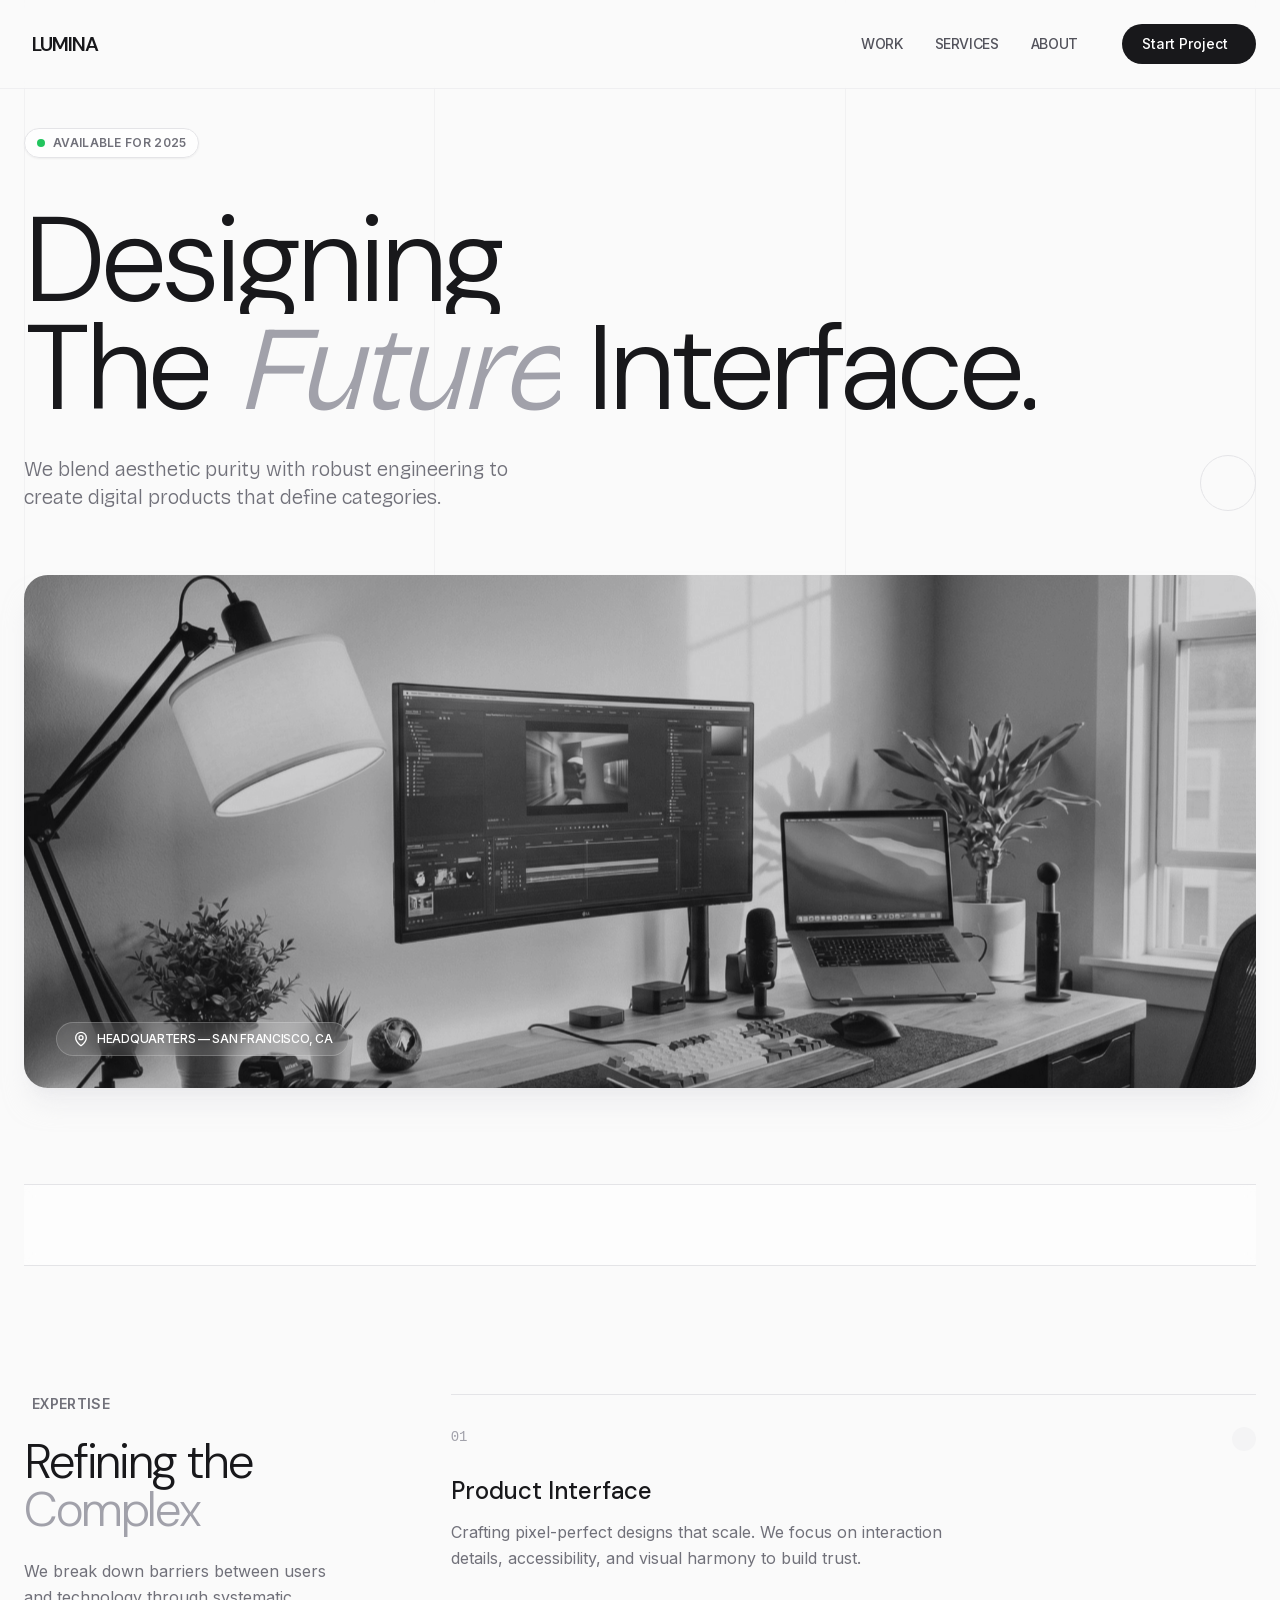
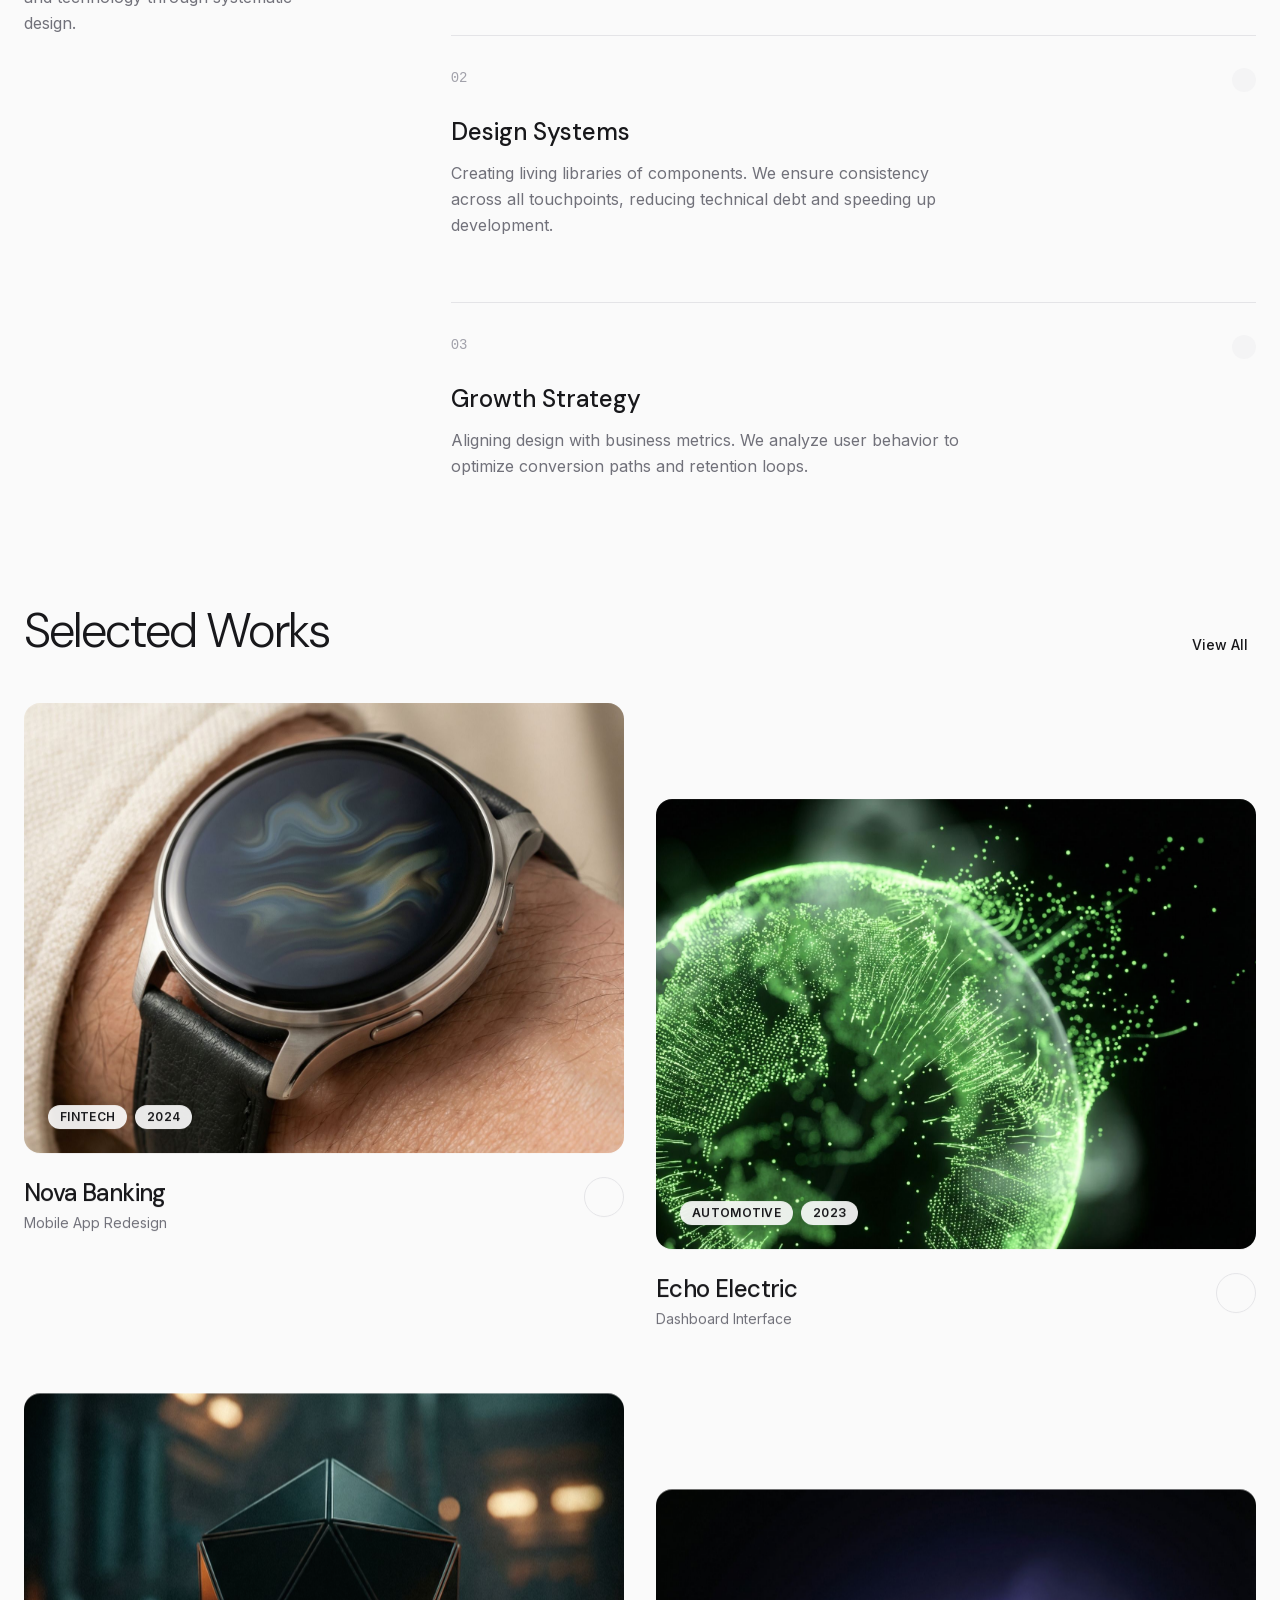
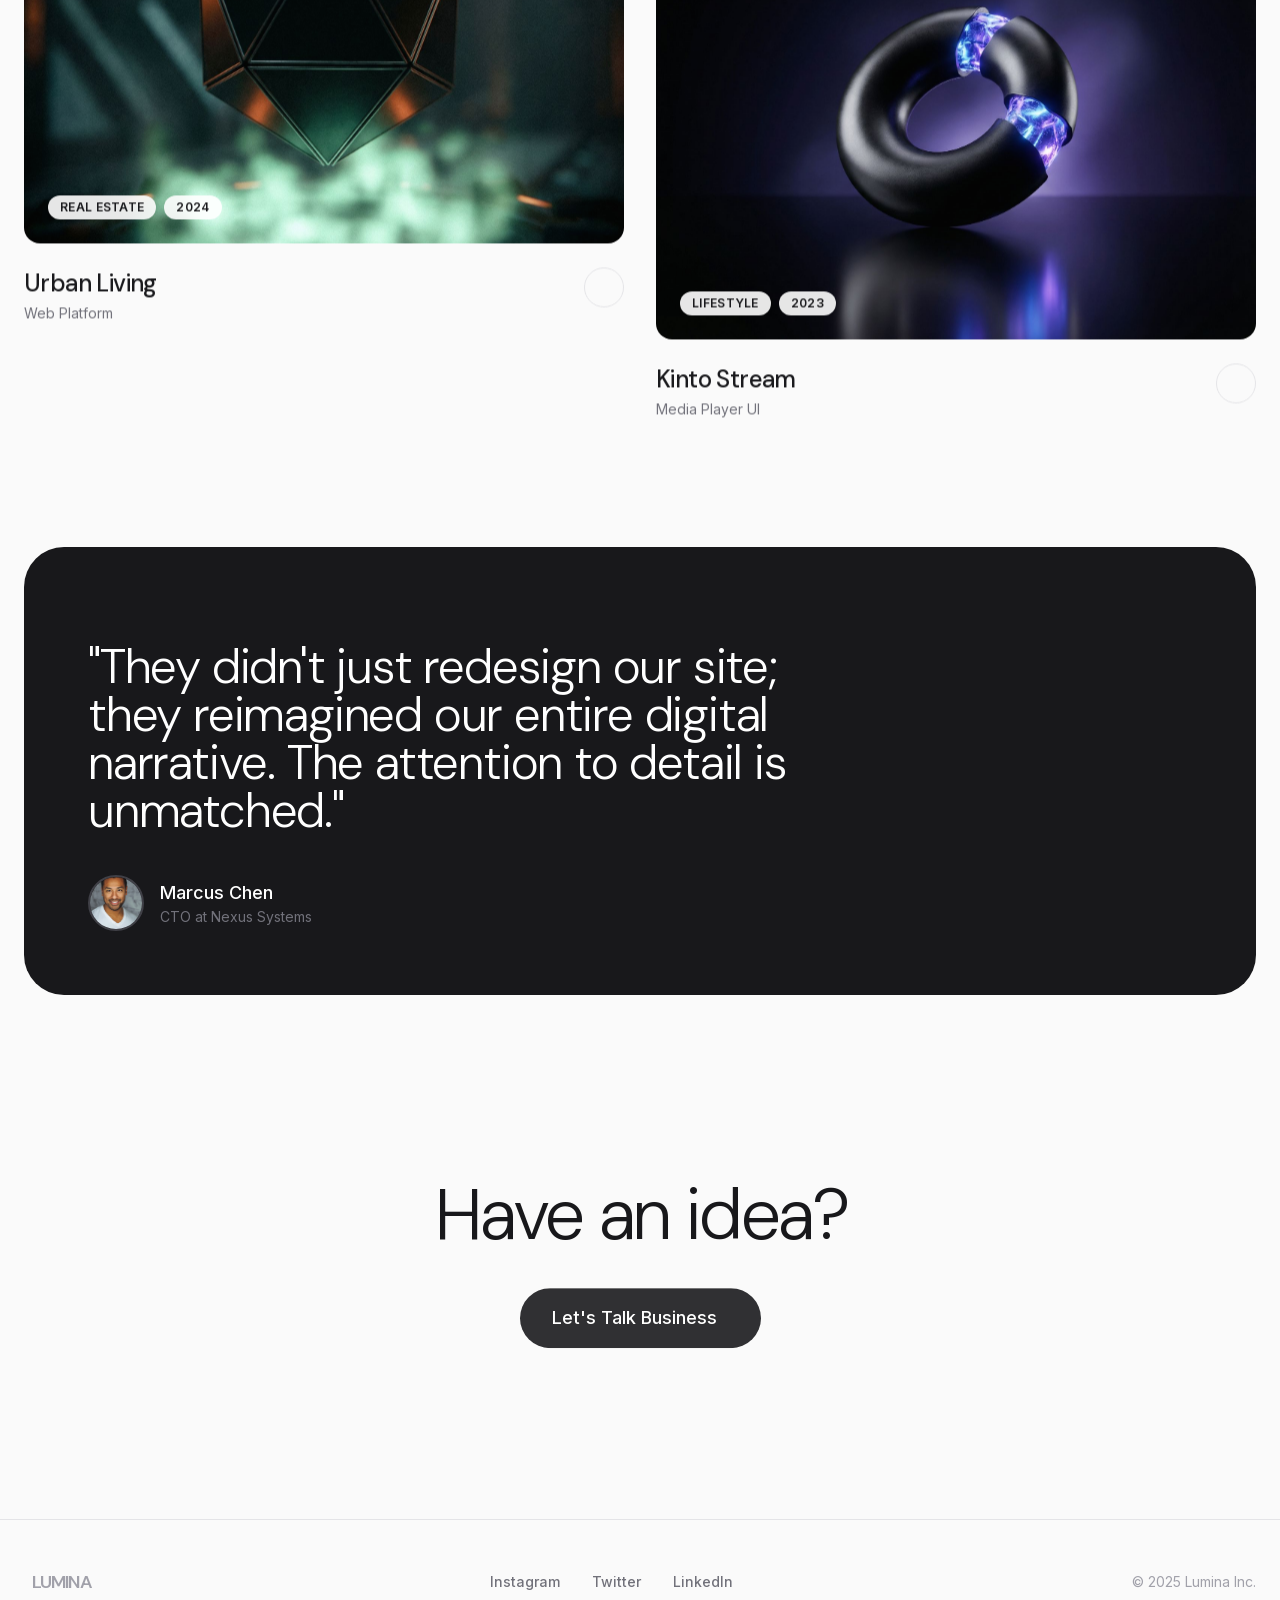
<file: lumina-digital.aura.build/index.html>
<html lang="en"><head>
<script id="aura-supabase-token-firewall">(function () {
  if (window.__AURA_SUPABASE_FIREWALL__) return;
  window.__AURA_SUPABASE_FIREWALL__ = true;

  var SUPABASE_HOST = "hoirqrkdgbmvpwutwuwj.supabase.co";
  var BLOCKED_KEY_PATTERNS = [
    /^sb-[a-z0-9-]+-auth-token$/i,
    /^supabase\.auth\.token$/i
  ];

  function isBlockedStorageKey(key) {
    if (typeof key !== "string") return false;
    for (var i = 0; i < BLOCKED_KEY_PATTERNS.length; i++) {
      if (BLOCKED_KEY_PATTERNS[i].test(key)) return true;
    }
    return false;
  }

  function toAbsoluteUrl(input) {
    try {
      return new URL(input, window.location.href);
    } catch {
      return null;
    }
  }

  function isSupabaseDestination(input) {
    var parsed = toAbsoluteUrl(input);
    if (!parsed) return false;
    if (SUPABASE_HOST && parsed.host === SUPABASE_HOST) return true;
    return parsed.host.endsWith(".supabase.co");
  }

  function pathLooksSensitive(input) {
    var parsed = toAbsoluteUrl(input);
    if (!parsed) return false;
    return /^\/(auth|rest|functions)\/v1\//.test(parsed.pathname || "");
  }

  function headersContainAuth(headersLike) {
    if (!headersLike) return false;

    try {
      if (typeof Headers !== "undefined" && headersLike instanceof Headers) {
        return !!(headersLike.get("authorization") || headersLike.get("apikey"));
      }
    } catch {}

    if (Array.isArray(headersLike)) {
      for (var i = 0; i < headersLike.length; i++) {
        var pair = headersLike[i] || [];
        var name = String(pair[0] || "").toLowerCase();
        if (name === "authorization" || name === "apikey") return true;
      }
      return false;
    }

    if (typeof headersLike === "object") {
      var keys = Object.keys(headersLike);
      for (var j = 0; j < keys.length; j++) {
        var k = keys[j].toLowerCase();
        if (k === "authorization" || k === "apikey") return true;
      }
    }
    return false;
  }

  function requestLooksSensitive(input, init, extraHeaders) {
    var url = "";
    try {
      if (typeof input === "string") {
        url = input;
      } else if (input && typeof input.url === "string") {
        url = input.url;
      }
    } catch {}

    var headers =
      (init && init.headers) ||
      (input && input.headers) ||
      extraHeaders ||
      null;
    var hasAuthHeaders = headersContainAuth(headers);
    if (hasAuthHeaders) return true;

    if (!url) return false;
    if (isSupabaseDestination(url) && pathLooksSensitive(url)) return true;
    return false;
  }

  function patchStorage(storage, storageName) {
    if (!storage) return;
    var proto = Object.getPrototypeOf(storage);
    if (!proto || proto.__auraSupabaseFirewallPatched) return;

    var rawGetItem = proto.getItem;
    var rawSetItem = proto.setItem;
    var rawRemoveItem = proto.removeItem;
    var rawKey = proto.key;
    var rawLengthDescriptor = Object.getOwnPropertyDescriptor(proto, "length");
    var rawLengthGet = rawLengthDescriptor && rawLengthDescriptor.get;

    function getRawLength(instance) {
      try {
        if (rawLengthGet) return Number(rawLengthGet.call(instance) || 0);
      } catch {}
      try {
        return Number(instance.length || 0);
      } catch {}
      return 0;
    }

    function getVisibleKeys(instance) {
      var visible = [];
      var total = getRawLength(instance);
      for (var i = 0; i < total; i++) {
        var currentKey = rawKey.call(instance, i);
        if (currentKey && !isBlockedStorageKey(currentKey)) {
          visible.push(currentKey);
        }
      }
      return visible;
    }

    function maskBlockedKeyProperty(instance, keyName) {
      if (!keyName || !isBlockedStorageKey(keyName)) return;
      try {
        Object.defineProperty(instance, keyName, {
          configurable: true,
          enumerable: false,
          get: function () {
            return null;
          },
          set: function () {
            return true;
          }
        });
      } catch {}
    }

    function syncBlockedKeyProperties(instance) {
      var total = getRawLength(instance);
      for (var i = 0; i < total; i++) {
        var k = rawKey.call(instance, i);
        if (k) maskBlockedKeyProperty(instance, k);
      }
    }

    proto.getItem = function (key) {
      syncBlockedKeyProperties(this);
      if (isBlockedStorageKey(String(key))) return null;
      return rawGetItem.call(this, key);
    };

    proto.setItem = function (key, value) {
      if (isBlockedStorageKey(String(key))) return;
      return rawSetItem.call(this, key, value);
    };

    proto.removeItem = function (key) {
      if (isBlockedStorageKey(String(key))) return;
      return rawRemoveItem.call(this, key);
    };

    proto.key = function (index) {
      syncBlockedKeyProperties(this);
      var visible = getVisibleKeys(this);
      return visible[index] || null;
    };

    try {
      Object.defineProperty(proto, "length", {
        configurable: true,
        enumerable: false,
        get: function () {
          syncBlockedKeyProperties(this);
          return getVisibleKeys(this).length;
        }
      });
    } catch {}

    var proxyStorage = null;
    try {
      proxyStorage = new Proxy(storage, {
        get: function (target, prop) {
          if (typeof prop === "string" && isBlockedStorageKey(prop)) return null;
          if (prop === "length") return getVisibleKeys(target).length;
          if (prop === "key") {
            return function (index) {
              var visible = getVisibleKeys(target);
              return visible[index] || null;
            };
          }

          var value = target[prop];
          if (typeof value === "function") return value.bind(target);
          return value;
        },
        set: function (target, prop, value) {
          if (typeof prop === "string" && isBlockedStorageKey(prop)) return true;
          target[prop] = value;
          return true;
        },
        has: function (target, prop) {
          if (typeof prop === "string" && isBlockedStorageKey(prop)) return false;
          return prop in target;
        },
        ownKeys: function (target) {
          return getVisibleKeys(target);
        },
        getOwnPropertyDescriptor: function (target, prop) {
          if (typeof prop === "string" && isBlockedStorageKey(prop)) {
            return undefined;
          }
          if (prop === "length") {
            return {
              configurable: true,
              enumerable: false,
              value: getVisibleKeys(target).length,
              writable: false
            };
          }
          return Object.getOwnPropertyDescriptor(target, prop);
        }
      });
    } catch {}

    try {
      if (proxyStorage) {
        Object.defineProperty(window, storageName, {
          configurable: true,
          enumerable: true,
          get: function () {
            return proxyStorage;
          }
        });
      }
    } catch {}

    syncBlockedKeyProperties(storage);
    proto.__auraSupabaseFirewallPatched = true;
  }

  function patchCookieAccess() {
    try {
      var cookieDescriptor = Object.getOwnPropertyDescriptor(Document.prototype, "cookie");
      if (!cookieDescriptor || !cookieDescriptor.configurable) return;

      Object.defineProperty(document, "cookie", {
        configurable: true,
        enumerable: false,
        get: function () {
          return "";
        },
        set: function () {
          return true;
        }
      });
    } catch {}
  }

  function patchFetch() {
    if (typeof window.fetch !== "function") return;
    var rawFetch = window.fetch.bind(window);
    window.fetch = function (input, init) {
      if (requestLooksSensitive(input, init, null)) {
        return Promise.reject(new Error("Blocked by Aura security policy"));
      }
      return rawFetch(input, init);
    };
  }

  function patchXHR() {
    if (typeof XMLHttpRequest === "undefined") return;
    var rawOpen = XMLHttpRequest.prototype.open;
    var rawSetHeader = XMLHttpRequest.prototype.setRequestHeader;
    var rawSend = XMLHttpRequest.prototype.send;

    XMLHttpRequest.prototype.open = function (method, url) {
      this.__auraRequestUrl = String(url || "");
      this.__auraHeaders = {};
      return rawOpen.apply(this, arguments);
    };

    XMLHttpRequest.prototype.setRequestHeader = function (name, value) {
      if (!this.__auraHeaders) this.__auraHeaders = {};
      this.__auraHeaders[String(name || "").toLowerCase()] = String(value || "");
      return rawSetHeader.apply(this, arguments);
    };

    XMLHttpRequest.prototype.send = function () {
      if (requestLooksSensitive(this.__auraRequestUrl || "", null, this.__auraHeaders || null)) {
        throw new Error("Blocked by Aura security policy");
      }
      return rawSend.apply(this, arguments);
    };
  }

  function patchBeacon() {
    if (typeof navigator.sendBeacon !== "function") return;
    var rawBeacon = navigator.sendBeacon.bind(navigator);
    navigator.sendBeacon = function (url, data) {
      if (requestLooksSensitive(url, null, null)) return false;
      return rawBeacon(url, data);
    };
  }

  function patchWebSocket() {
    if (typeof WebSocket === "undefined") return;
    var RawWebSocket = WebSocket;
    window.WebSocket = function (url, protocols) {
      if (requestLooksSensitive(String(url || ""), null, null)) {
        throw new Error("Blocked by Aura security policy");
      }
      return new RawWebSocket(url, protocols);
    };
    window.WebSocket.prototype = RawWebSocket.prototype;
  }

  patchStorage(window.localStorage, "localStorage");
  patchStorage(window.sessionStorage, "sessionStorage");
  patchCookieAccess();
  patchFetch();
  patchXHR();
  patchBeacon();
  patchWebSocket();
})();</script><meta charset="utf-8"/>
<meta content="width=device-width, initial-scale=1.0" name="viewport"/>
<title>Lumina - Digital Design Portfolio</title>
<!-- Tailwind CSS -->
<script src="assets/resource_3fa48481346f.es"></script>
<!-- Iconify -->
<script src="assets/iconify-icon_e19829e7f0e8.js"></script>
<!-- GSAP -->
<script src="assets/gsap_4a57399e4113.js"></script>
<script src="assets/ScrollTrigger_8669edfeb171.js"></script>
<!-- Fonts -->
<link href="assets/css2_06de5dc696ad.css" rel="stylesheet"/>
<style>
body { font-family: 'Inter', sans-serif; }
.font-display { font-family: 'DM Sans', sans-serif; }
/* Smooth Scrolling */
html { scroll-behavior: smooth; }
/* Hide scrollbar */
.no-scrollbar::-webkit-scrollbar { display: none; }
.no-scrollbar { -ms-overflow-style: none; scrollbar-width: none; }
/* Marquee Animation */
@keyframes marquee {
0% { transform: translateX(0); }
100% { transform: translateX(-50%); }
}
.animate-marquee {
animation: marquee 30s linear infinite;
}
/* Utility for masking text */
.line-mask {
overflow: hidden;
display: inline-flex;
}
/* Grid Lines Background */
.grid-lines {
position: fixed;
inset: 0;
width: 100%;
max-width: 80rem; /* 7xl */
margin: 0 auto;
pointer-events: none;
z-index: 0;
display: flex;
justify-content: space-between;
padding: 0 1.5rem; /* px-6 */
}
.grid-line {
width: 1px;
height: 100%;
background-color: rgba(228, 228, 231, 0.4); /* zinc-200/40 */
}
</style><link href="assets/css2_6f16cdd6fd9f.css" id="all-fonts-link-font-quicksand" rel="stylesheet"/><style id="all-fonts-style-font-quicksand">.font-quicksand { font-family: 'Quicksand', sans-serif !important; }</style><link href="assets/css2_b52fc18295f8.css" id="all-fonts-link-font-pt-serif" rel="stylesheet"/><style id="all-fonts-style-font-pt-serif">.font-pt-serif { font-family: 'PT Serif', serif !important; }</style><link href="assets/css2_bd407d5ceb4b.css" id="all-fonts-link-font-google-sans-flex" rel="stylesheet"/><style id="all-fonts-style-font-google-sans-flex">.font-google-sans-flex { font-family: 'Google Sans Flex', sans-serif !important; }</style><link href="assets/css2_bd311904ea29.css" id="all-fonts-link-font-cormorant" rel="stylesheet"/><style id="all-fonts-style-font-cormorant">.font-cormorant { font-family: 'Cormorant Garamond', serif !important; }</style><link href="assets/css2_0b2072b66163.css" id="all-fonts-link-font-jakarta" rel="stylesheet"/><style id="all-fonts-style-font-jakarta">.font-jakarta { font-family: 'Plus Jakarta Sans', sans-serif !important; }</style><link href="assets/css2_a7b22b336fe1.css" id="all-fonts-link-font-bricolage" rel="stylesheet"/><style id="all-fonts-style-font-bricolage">.font-bricolage { font-family: 'Bricolage Grotesque', sans-serif !important; }</style><link href="assets/css2_e5ca562f8909.css" id="all-fonts-link-font-dm-sans" rel="stylesheet"/><style id="all-fonts-style-font-dm-sans">.font-dm-sans { font-family: 'DM Sans', sans-serif !important; }</style><link href="assets/css2_fa22aa91016e.css" id="all-fonts-link-font-playfair" rel="stylesheet"/><style id="all-fonts-style-font-playfair">.font-playfair { font-family: 'Playfair Display', serif !important; }</style><link href="assets/css2_176e25227b5e.css" id="all-fonts-link-font-oswald" rel="stylesheet"/><style id="all-fonts-style-font-oswald">.font-oswald { font-family: 'Oswald', sans-serif !important; }</style><link href="assets/css2_6c160a0c4e6f.css" id="all-fonts-link-font-newsreader" rel="stylesheet"/><style id="all-fonts-style-font-newsreader">.font-newsreader { font-family: 'Newsreader', serif !important; }</style><link href="assets/css2_2b2d87bc82d8.css" id="all-fonts-link-font-instrument-serif" rel="stylesheet"/><style id="all-fonts-style-font-instrument-serif">.font-instrument-serif { font-family: 'Instrument Serif', serif !important; }</style><link href="assets/css2_4fef849c83da.css" id="all-fonts-link-font-merriweather" rel="stylesheet"/><style id="all-fonts-style-font-merriweather">.font-merriweather { font-family: 'Merriweather', serif !important; }</style><!-- aura-ga4-start -->
<script async="" src="assets/js_19c0e2c2c8a8.js"></script>
<script>
window.dataLayer = window.dataLayer || [];
function gtag(){dataLayer.push(arguments);}
gtag('js', new Date());
gtag('config', 'G-2M6V79H761');
</script>
<!-- aura-ga4-end -->
<style data-scroll-fix="true">
        /* Scroll fixes for offline viewing */
        html, body {
            overflow: auto !important;
            overflow-x: hidden !important;
            height: auto !important;
            min-height: 100% !important;
            scroll-behavior: auto !important;
            opacity: 1 !important;
            visibility: visible !important;
        }
        
        /* Force visibility - many sites use JS animations for initial display */
        body, .wrapper, main, #__next, #app, .page, .content {
            opacity: 1 !important;
            visibility: visible !important;
            transform: none !important;
        }
        
        /* Disable loader/preloader overlays */
        .loader, .preloader, .loading, [class*="loader"], [class*="preloader"] {
            display: none !important;
            opacity: 0 !important;
        }
        
        /* Show elements that might be hidden for animation */
        .word-inner, .char, .line, [data-aos], [data-scroll],
        .hero-text span, .hero-fade, [class*="hero"] span {
            opacity: 1 !important;
            transform: none !important;
            visibility: visible !important;
        }
        
        /* Reset Tailwind animation utility classes */
        .translate-y-full, .translate-x-full, .-translate-y-full, .-translate-x-full,
        .translate-y-1\/2, .-translate-y-1\/2, .translate-y-\[100\%\], .translate-y-\[110\%\] {
            transform: none !important;
        }
        
        /* Force visibility on common hidden-for-animation patterns */
        .opacity-0, [class*="opacity-0"] {
            opacity: 1 !important;
        }
        
        /* Reset scale transforms used for animations */
        .scale-0, .scale-50, .scale-75 {
            transform: none !important;
        }
        
        html.lenis, html.lenis-smooth, 
        body.lenis, body.lenis-smooth,
        .lenis-wrapper, .lenis-content,
        [data-lenis-prevent], [data-scroll-container] {
            overflow: visible !important;
            height: auto !important;
        }
        
        /* Fix flex containers that might cut off content */
        body.flex.items-center,
        body.flex.justify-center {
            align-items: flex-start !important;
            min-height: 100vh;
            height: auto !important;
        }
        
        /* Ensure main content scrolls */
        main, #__next, #__nuxt, #app, .main-content {
            overflow: visible !important;
            height: auto !important;
        }
        </style></head>
<body class="bg-zinc-50 text-zinc-900 antialiased selection:bg-zinc-900 selection:text-white overflow-x-hidden">
<!-- Fixed Vertical Grid Lines -->
<div class="grid-lines">
<div class="grid-line"></div>
<div class="grid-line hidden md:block"></div>
<div class="grid-line hidden md:block"></div>
<div class="grid-line"></div>
</div>
<!-- Navigation -->
<nav class="fixed top-0 left-0 right-0 z-50 flex items-center justify-between px-6 py-6 backdrop-blur-md bg-zinc-50/80 border-b border-zinc-200/50">
<div class="flex items-center gap-3 relative z-10 max-w-7xl mx-auto w-full">
<div class="flex items-center gap-2">
<!-- Logo: Solar Linear per request -->
<iconify-icon class="text-zinc-900" icon="solar:infinity-linear" width="28"></iconify-icon>
<span class="text-xl tracking-tighter font-semibold font-display uppercase font-dm-sans">Lumina</span>
</div>
<div class="ml-auto hidden md:flex items-center gap-8">
<a class="text-sm font-medium text-zinc-600 hover:text-zinc-900 transition-colors uppercase tracking-tight" href="#work">Work</a>
<a class="text-sm font-medium text-zinc-600 hover:text-zinc-900 transition-colors uppercase tracking-tight" href="#services">Services</a>
<a class="text-sm font-medium text-zinc-600 hover:text-zinc-900 transition-colors uppercase tracking-tight" href="#about">About</a>
</div>
<button class="hidden md:flex ml-8 bg-zinc-900 text-white px-5 py-2.5 rounded-full text-sm font-medium hover:bg-zinc-800 transition-all items-center gap-2 group">
                Start Project
                <iconify-icon class="group-hover:translate-x-0.5 transition-transform" icon="solar:arrow-right-linear" width="18"></iconify-icon>
</button>
<!-- Mobile Menu Icon -->
<button class="md:hidden ml-auto">
<iconify-icon icon="solar:hamburger-menu-linear" width="24"></iconify-icon>
</button>
</div>
</nav>
<!-- Main Content Wrapper (Relative for Z-Index above grid lines) -->
<div class="relative z-10">
<!-- Hero Section -->
<main class="max-w-7xl mr-auto ml-auto pt-32 pr-6 pb-12 pl-6">
<!-- Status Bar -->
<div class="flex flex-col md:flex-row justify-between items-start md:items-end mb-12">
<div class="reveal-stagger">
<div class="flex items-center gap-2 border border-zinc-200 px-3 py-1.5 rounded-full bg-white/80 backdrop-blur mb-4 md:mb-0 shadow-sm">
<div class="w-2 h-2 bg-green-500 rounded-full animate-pulse"></div>
<span class="text-xs font-semibold tracking-wide uppercase text-zinc-500">Available for 2025</span>
</div>
</div>
</div>
<!-- Hero Typography with Masked Reveal -->
<div class="mb-16">
<h1 class="text-6xl md:text-[7.5rem] leading-[0.9] tracking-tighter font-display font-light text-zinc-900">
<div class="line-mask"><span class="reveal-text font-dm-sans">Designing</span></div><br/>
<div class="line-mask"><span class="reveal-text font-dm-sans">The</span></div>
<div class="line-mask"><span class="reveal-text italic font-serif text-zinc-400 font-bricolage">Future</span></div>
<div class="line-mask"><span class="reveal-text font-dm-sans">Interface.</span></div>
</h1>
<div class="mt-8 flex flex-col md:flex-row justify-between items-start gap-8">
<p class="text-lg md:text-xl text-zinc-500 max-w-lg leading-relaxed font-light reveal-para opacity-0 font-bricolage">
                        We blend aesthetic purity with robust engineering to create digital products that define categories.
                    </p>
<div class="flex gap-4 reveal-para opacity-0">
<button class="w-14 h-14 rounded-full border border-zinc-200 flex items-center justify-center hover:bg-zinc-100 transition-colors group">
<iconify-icon class="text-zinc-400 group-hover:text-zinc-900 transition-colors" icon="solar:arrow-right-down-bold-duotone" width="24"></iconify-icon>
</button>
</div>
</div>
</div>
<!-- Parallax Hero Image -->
<div class="relative w-full aspect-[16/10] md:aspect-[2.4/1] rounded-3xl overflow-hidden mb-24 group shadow-xl shadow-zinc-200/50">
<div class="absolute inset-0 z-10 bg-zinc-900/20 transition-colors duration-700 group-hover:bg-zinc-900/0"></div>
<!-- Increased height and offset to ensure smooth parallax coverage -->
<img alt="Studio Architecture" class="parallax-img absolute inset-0 w-full h-[140%] -top-[20%] object-cover grayscale opacity-95 transition-all duration-1000 group-hover:grayscale-0 group-hover:scale-105" src="assets/4c325f70-85f3-4523-86a3-48f4cc_e2f47fbb183f.jpg" style="will-change: transform;"/>
<div class="absolute bottom-8 left-8 z-20">
<div class="flex items-center gap-2 px-4 py-2 rounded-full bg-white/10 backdrop-blur-md border border-white/20 text-white">
<svg class="lucide lucide-map-pin" fill="none" height="16" stroke="currentColor" stroke-linecap="round" stroke-linejoin="round" stroke-width="2" viewbox="0 0 24 24" width="16" xmlns="http://www.w3.org/2000/svg"><path d="M20 10c0 4.993-5.539 10.193-7.399 11.799a1 1 0 0 1-1.202 0C9.539 20.193 4 14.993 4 10a8 8 0 0 1 16 0"></path><circle cx="12" cy="10" r="3"></circle></svg>
<span class="text-xs font-medium tracking-tight uppercase">Headquarters — San Francisco, CA</span>
</div>
</div>
</div>
<!-- Infinite Marquee Logos -->
<div class="overflow-hidden border-y bg-white/50 w-full border-zinc-200 mb-32 pt-10 pb-10 backdrop-blur">
<div class="flex animate-marquee w-max gap-20 items-center">
<!-- Set 1 -->
<iconify-icon class="text-zinc-300 hover:text-zinc-900 transition-colors cursor-pointer duration-500" height="64" icon="simple-icons:nasa" width="64"></iconify-icon>
<iconify-icon class="text-zinc-300 hover:text-zinc-900 transition-colors cursor-pointer duration-500" height="64" icon="simple-icons:spacex" width="64"></iconify-icon>
<iconify-icon class="text-zinc-300 hover:text-zinc-900 transition-colors cursor-pointer duration-500" height="64" icon="simple-icons:uber" width="64"></iconify-icon>
<iconify-icon class="text-zinc-300 hover:text-zinc-900 transition-colors cursor-pointer duration-500" height="64" icon="simple-icons:visa" width="64"></iconify-icon>
<iconify-icon class="text-zinc-300 hover:text-zinc-900 transition-colors cursor-pointer duration-500" height="64" icon="simple-icons:grab" width="64"></iconify-icon>
<iconify-icon class="text-zinc-300 hover:text-zinc-900 transition-colors cursor-pointer duration-500" height="64" icon="simple-icons:bose" width="64"></iconify-icon>
<iconify-icon class="text-zinc-300 hover:text-zinc-900 transition-colors cursor-pointer duration-500" height="64" icon="simple-icons:discover" width="64"></iconify-icon>
<iconify-icon class="text-zinc-300 hover:text-zinc-900 transition-colors cursor-pointer duration-500" height="64" icon="simple-icons:dji" width="64"></iconify-icon>
<iconify-icon class="text-zinc-300 hover:text-zinc-900 transition-colors cursor-pointer duration-500" height="64" icon="simple-icons:nikon" width="64"></iconify-icon>
<iconify-icon class="text-zinc-300 hover:text-zinc-900 transition-colors cursor-pointer duration-500" height="64" icon="simple-icons:craftsman" width="64"></iconify-icon>
<iconify-icon class="text-zinc-300 hover:text-zinc-900 transition-colors cursor-pointer duration-500" height="64" icon="simple-icons:sony" width="64"></iconify-icon>
<!-- Duplicate Set for Seamless Loop -->
<iconify-icon class="text-zinc-300 hover:text-zinc-900 transition-colors cursor-pointer duration-500" height="64" icon="simple-icons:nasa" width="64"></iconify-icon>
<iconify-icon class="text-zinc-300 hover:text-zinc-900 transition-colors cursor-pointer duration-500" height="64" icon="simple-icons:spacex" width="64"></iconify-icon>
<iconify-icon class="text-zinc-300 hover:text-zinc-900 transition-colors cursor-pointer duration-500" height="64" icon="simple-icons:uber" width="64"></iconify-icon>
<iconify-icon class="text-zinc-300 hover:text-zinc-900 transition-colors cursor-pointer duration-500" height="64" icon="simple-icons:visa" width="64"></iconify-icon>
<iconify-icon class="text-zinc-300 hover:text-zinc-900 transition-colors cursor-pointer duration-500" height="64" icon="simple-icons:grab" width="64"></iconify-icon>
<iconify-icon class="text-zinc-300 hover:text-zinc-900 transition-colors cursor-pointer duration-500" height="64" icon="simple-icons:bose" width="64"></iconify-icon>
<iconify-icon class="text-zinc-300 hover:text-zinc-900 transition-colors cursor-pointer duration-500" height="64" icon="simple-icons:discover" width="64"></iconify-icon>
<iconify-icon class="text-zinc-300 hover:text-zinc-900 transition-colors cursor-pointer duration-500" height="64" icon="simple-icons:dji" width="64"></iconify-icon>
<iconify-icon class="text-zinc-300 hover:text-zinc-900 transition-colors cursor-pointer duration-500" height="64" icon="simple-icons:nikon" width="64"></iconify-icon>
<iconify-icon class="text-zinc-300 hover:text-zinc-900 transition-colors cursor-pointer duration-500" height="64" icon="simple-icons:craftsman" width="64"></iconify-icon>
<iconify-icon class="text-zinc-300 hover:text-zinc-900 transition-colors cursor-pointer duration-500" height="64" icon="simple-icons:sony" width="64"></iconify-icon>
</div>
</div>
<!-- Services Section with 01 02 03 -->
<div class="grid grid-cols-1 md:grid-cols-12 gap-12 mb-32 items-start" id="services">
<div class="md:col-span-4 sticky top-32">
<div class="inline-flex items-center gap-2 mb-6">
<iconify-icon class="text-indigo-600" icon="solar:stars-minimalistic-bold-duotone" width="24"></iconify-icon>
<span class="text-sm font-semibold tracking-wide uppercase text-zinc-500">Expertise</span>
</div>
<h2 class="text-4xl md:text-5xl tracking-tighter leading-tight font-display font-light text-zinc-900 mb-6 font-dm-sans">
                        Refining the <br/><span class="text-zinc-400">Complex</span>
</h2>
<p class="text-zinc-500 leading-relaxed max-w-xs">
                        We break down barriers between users and technology through systematic design.
                    </p>
</div>
<div class="md:col-span-8 space-y-16">
<!-- 01 -->
<div class="group border-t border-zinc-200 pt-8">
<div class="flex justify-between items-start mb-6">
<span class="text-sm font-mono text-zinc-400">01</span>
<div class="p-3 bg-zinc-100 rounded-2xl group-hover:bg-indigo-50 transition-colors">
<iconify-icon class="text-zinc-600 group-hover:text-indigo-600 transition-colors" icon="solar:screencast-2-bold-duotone" width="32"></iconify-icon>
</div>
</div>
<h3 class="text-2xl font-display font-medium mb-3 font-dm-sans">Product Interface</h3>
<p class="text-zinc-500 leading-relaxed max-w-lg">
                            Crafting pixel-perfect designs that scale. We focus on interaction details, accessibility, and visual harmony to build trust.
                        </p>
</div>
<!-- 02 -->
<div class="group border-t border-zinc-200 pt-8">
<div class="flex justify-between items-start mb-6">
<span class="text-sm font-mono text-zinc-400">02</span>
<div class="p-3 bg-zinc-100 rounded-2xl group-hover:bg-rose-50 transition-colors">
<iconify-icon class="text-zinc-600 group-hover:text-rose-600 transition-colors" icon="solar:widget-add-bold-duotone" width="32"></iconify-icon>
</div>
</div>
<h3 class="text-2xl font-display font-medium mb-3 font-dm-sans">Design Systems</h3>
<p class="text-zinc-500 leading-relaxed max-w-lg">
                            Creating living libraries of components. We ensure consistency across all touchpoints, reducing technical debt and speeding up development.
                        </p>
</div>
<!-- 03 -->
<div class="group border-t border-zinc-200 pt-8">
<div class="flex justify-between items-start mb-6">
<span class="text-sm font-mono text-zinc-400">03</span>
<div class="p-3 bg-zinc-100 rounded-2xl group-hover:bg-amber-50 transition-colors">
<iconify-icon class="text-zinc-600 group-hover:text-amber-600 transition-colors" icon="solar:rocket-2-bold-duotone" width="32"></iconify-icon>
</div>
</div>
<h3 class="text-2xl font-display font-medium mb-3 font-dm-sans">Growth Strategy</h3>
<p class="text-zinc-500 leading-relaxed max-w-lg">
                            Aligning design with business metrics. We analyze user behavior to optimize conversion paths and retention loops.
                        </p>
</div>
</div>
</div>
<!-- Selected Works -->
<div class="mb-32" id="work">
<div class="flex items-end justify-between mb-12">
<h2 class="text-4xl md:text-5xl tracking-tighter font-display font-light font-dm-sans">Selected Works</h2>
<a class="hidden md:flex items-center gap-2 text-sm font-medium hover:text-zinc-500 transition-colors" href="#">
                        View All
                        <iconify-icon icon="solar:arrow-right-linear" width="16"></iconify-icon>
</a>
</div>
<div class="grid grid-cols-1 md:grid-cols-2 gap-x-8 gap-y-16">
<!-- Project 1 -->
<div class="group cursor-pointer">
<div class="relative overflow-hidden rounded-2xl mb-6 aspect-[4/3] bg-zinc-100">
<!-- Parallax effect on hover/scroll -->
<img alt="Project 1" class="object-cover w-full h-full transition-transform duration-700 group-hover:scale-110" src="assets/f4b25312-946f-4bf6-a76c-cf31d0_b76f95711f15.jpg"/>
<div class="absolute inset-0 bg-black/0 group-hover:bg-black/10 transition-colors duration-500"></div>
<!-- Floater -->
<div class="absolute bottom-6 left-6 flex gap-2">
<span class="bg-white/90 backdrop-blur px-3 py-1 rounded-full text-xs font-semibold uppercase tracking-wide">Fintech</span>
<span class="bg-white/90 backdrop-blur px-3 py-1 rounded-full text-xs font-semibold uppercase tracking-wide">2024</span>
</div>
</div>
<div class="flex justify-between items-start">
<div>
<h4 class="text-2xl tracking-tight mb-1 font-display font-medium font-dm-sans">Nova Banking</h4>
<p class="text-zinc-500 text-sm">Mobile App Redesign</p>
</div>
<button class="w-10 h-10 rounded-full border border-zinc-200 flex items-center justify-center group-hover:bg-zinc-900 group-hover:text-white transition-all">
<iconify-icon icon="solar:arrow-right-up-linear" width="20"></iconify-icon>
</button>
</div>
</div>
<!-- Project 2 -->
<div class="group cursor-pointer md:pt-24">
<div class="relative overflow-hidden rounded-2xl mb-6 aspect-[4/3] bg-zinc-100">
<img alt="Project 2" class="object-cover w-full h-full transition-transform duration-700 group-hover:scale-110" src="assets/aec92321-d532-4dba-962e-2d8e26_66eb61bca2e1.jpg"/>
<div class="absolute bottom-6 left-6 flex gap-2">
<span class="bg-white/90 backdrop-blur px-3 py-1 rounded-full text-xs font-semibold uppercase tracking-wide">Automotive</span>
<span class="bg-white/90 backdrop-blur px-3 py-1 rounded-full text-xs font-semibold uppercase tracking-wide">2023</span>
</div>
</div>
<div class="flex justify-between items-start">
<div class="">
<h4 class="text-2xl tracking-tight mb-1 font-display font-medium font-dm-sans">Echo Electric</h4>
<p class="text-zinc-500 text-sm">Dashboard Interface</p>
</div>
<button class="w-10 h-10 rounded-full border border-zinc-200 flex items-center justify-center group-hover:bg-zinc-900 group-hover:text-white transition-all">
<iconify-icon icon="solar:arrow-right-up-linear" width="20"></iconify-icon>
</button>
</div>
</div>
<!-- Project 3 -->
<div class="group cursor-pointer">
<div class="relative overflow-hidden rounded-2xl mb-6 aspect-[4/3] bg-zinc-100">
<img alt="Project 3" class="object-cover w-full h-full transition-transform duration-700 group-hover:scale-110" src="assets/02796a13-3689-4ba4-b212-8e08b8_9f0fdc7b09ed.jpg"/>
<div class="absolute bottom-6 left-6 flex gap-2">
<span class="bg-white/90 backdrop-blur px-3 py-1 rounded-full text-xs font-semibold uppercase tracking-wide">Real Estate</span>
<span class="bg-white/90 backdrop-blur px-3 py-1 rounded-full text-xs font-semibold uppercase tracking-wide">2024</span>
</div>
</div>
<div class="flex justify-between items-start">
<div>
<h4 class="text-2xl tracking-tight mb-1 font-display font-medium font-dm-sans">Urban Living</h4>
<p class="text-zinc-500 text-sm">Web Platform</p>
</div>
<button class="w-10 h-10 rounded-full border border-zinc-200 flex items-center justify-center group-hover:bg-zinc-900 group-hover:text-white transition-all">
<iconify-icon icon="solar:arrow-right-up-linear" width="20"></iconify-icon>
</button>
</div>
</div>
<!-- Project 4 -->
<div class="group cursor-pointer md:pt-24">
<div class="relative overflow-hidden rounded-2xl mb-6 aspect-[4/3] bg-zinc-100">
<img alt="Project 4" class="object-cover w-full h-full transition-transform duration-700 group-hover:scale-110" src="assets/ddd4f1ba-97f4-4c8b-ae36-b03c13_e1cf34ac038e.jpg"/>
<div class="absolute bottom-6 left-6 flex gap-2">
<span class="bg-white/90 backdrop-blur px-3 py-1 rounded-full text-xs font-semibold uppercase tracking-wide">Lifestyle</span>
<span class="bg-white/90 backdrop-blur px-3 py-1 rounded-full text-xs font-semibold uppercase tracking-wide">2023</span>
</div>
</div>
<div class="flex justify-between items-start">
<div>
<h4 class="text-2xl tracking-tight mb-1 font-display font-medium font-dm-sans">Kinto Stream</h4>
<p class="text-zinc-500 text-sm">Media Player UI</p>
</div>
<button class="w-10 h-10 rounded-full border border-zinc-200 flex items-center justify-center group-hover:bg-zinc-900 group-hover:text-white transition-all">
<iconify-icon icon="solar:arrow-right-up-linear" width="20"></iconify-icon>
</button>
</div>
</div>
</div>
</div>
<!-- Testimonial Section -->
<div class="bg-zinc-900 rounded-[2.5rem] p-8 md:p-16 mb-24 relative overflow-hidden">
<!-- Decorative Icon -->
<iconify-icon class="text-zinc-800 absolute top-8 right-8" icon="solar:quote-up-square-bold-duotone" width="120"></iconify-icon>
<div class="relative z-10 max-w-3xl">
<div class="flex gap-1 mb-8">
<iconify-icon class="text-amber-400" icon="solar:star-bold" width="20"></iconify-icon>
<iconify-icon class="text-amber-400" icon="solar:star-bold" width="20"></iconify-icon>
<iconify-icon class="text-amber-400" icon="solar:star-bold" width="20"></iconify-icon>
<iconify-icon class="text-amber-400" icon="solar:star-bold" width="20"></iconify-icon>
<iconify-icon class="text-amber-400" icon="solar:star-bold" width="20"></iconify-icon>
</div>
<h3 class="text-3xl md:text-5xl text-white font-display font-light leading-tight mb-10 tracking-tight font-dm-sans">
                        "They didn't just redesign our site; they reimagined our entire digital narrative. The attention to detail is unmatched."
                    </h3>
<div class="flex items-center gap-4">
<img alt="Client Portrait" class="w-14 h-14 rounded-full object-cover border-2 border-zinc-700" src="assets/photo-1507003211169-0a1dd7228f_40ed2af3c31a.avif"/>
<div>
<div class="text-white font-medium text-lg">Marcus Chen</div>
<div class="text-zinc-500 text-sm">CTO at Nexus Systems</div>
</div>
</div>
</div>
</div>
<!-- CTA -->
<div class="flex flex-col items-center text-center mb-32 pt-16">
<iconify-icon class="text-zinc-900 mb-6" icon="solar:chat-round-dots-bold-duotone" width="64"></iconify-icon>
<h2 class="text-5xl md:text-7xl tracking-tighter font-display font-light mb-8 text-zinc-900 font-dm-sans">
                    Have an idea?
                </h2>
<a class="group relative inline-flex items-center justify-center px-8 py-4 text-lg font-medium text-white bg-zinc-900 rounded-full overflow-hidden transition-all hover:bg-zinc-800 hover:scale-105" href="mailto:hello@lumina.design">
<span class="relative flex items-center gap-3">
                        Let's Talk Business
                        <iconify-icon icon="solar:letter-linear" width="20"></iconify-icon>
</span>
</a>
</div>
</main>
<!-- Footer -->
<footer class="border-t border-zinc-200 bg-zinc-50 relative">
<div class="max-w-7xl mx-auto px-6 py-12">
<div class="flex flex-col md:flex-row justify-between items-center gap-6">
<div class="flex items-center gap-2">
<iconify-icon class="text-zinc-400" icon="solar:infinity-linear" width="24"></iconify-icon>
<span class="text-lg tracking-tighter font-semibold font-display uppercase text-zinc-400">Lumina</span>
</div>
<div class="flex gap-8 text-sm font-medium text-zinc-500">
<a class="hover:text-zinc-900 transition-colors" href="#">Instagram</a>
<a class="hover:text-zinc-900 transition-colors" href="#">Twitter</a>
<a class="hover:text-zinc-900 transition-colors" href="#">LinkedIn</a>
</div>
<div class="text-sm text-zinc-400">
                        © 2025 Lumina Inc.
                    </div>
</div>
</div>
</footer>
</div>
<!-- Animation Scripts -->
<script>
        document.addEventListener("DOMContentLoaded", (event) => {
            gsap.registerPlugin(ScrollTrigger);

            // 1. Masked Word Reveal Animation (Hero)
            // Animate .reveal-text inside .line-mask
            const textElements = document.querySelectorAll(".reveal-text");
            
            gsap.fromTo(textElements, 
                { y: "100%", skewY: 7 },
                { 
                    y: "0%", 
                    skewY: 0,
                    duration: 1.5, 
                    stagger: 0.15, 
                    ease: "power4.out",
                    delay: 0.2
                }
            );

            // 2. Fade in paragraph and button
            gsap.to(".reveal-para", {
                opacity: 1,
                y: 0,
                duration: 1,
                stagger: 0.2,
                delay: 1,
                ease: "power2.out"
            });

            // 3. Parallax Effect on Hero Image
            gsap.to(".parallax-img", {
                yPercent: 20, // Move image down slightly
                ease: "none",
                scrollTrigger: {
                    trigger: ".parallax-img",
                    start: "top bottom", 
                    end: "bottom top",
                    scrub: true
                }
            });

            // 4. Stagger reveal for Project Images
            const projects = document.querySelectorAll(".group");
            projects.forEach((project) => {
                gsap.fromTo(project, 
                    { opacity: 0, y: 50 },
                    {
                        opacity: 1, 
                        y: 0,
                        duration: 1,
                        ease: "power3.out",
                        scrollTrigger: {
                            trigger: project,
                            start: "top 85%"
                        }
                    }
                );
            });
        });
    </script>
<script data-img-fallback-handler="">!function(){var f=["https://hoirqrkdgbmvpwutwuwj.supabase.co/storage/v1/object/public/assets/assets/917d6f93-fb36-439a-8c48-884b67b35381_1600w.jpg","https://hoirqrkdgbmvpwutwuwj.supabase.co/storage/v1/object/public/assets/assets/4734259a-bad7-422f-981e-ce01e79184f2_1600w.jpg","https://hoirqrkdgbmvpwutwuwj.supabase.co/storage/v1/object/public/assets/assets/c543a9e1-f226-4ced-80b0-feb8445a75b9_1600w.jpg","https://hoirqrkdgbmvpwutwuwj.supabase.co/storage/v1/object/public/assets/assets/5bab247f-35d9-400d-a82b-fd87cfe913d2_1600w.webp","https://hoirqrkdgbmvpwutwuwj.supabase.co/storage/v1/object/public/assets/assets/30104e3c-5eea-4b93-93e9-5313698a7156_1600w.webp"],h=new Set;function g(s){for(var x=0,i=0;i<s.length;i++)x=(x<<5)-x+s.charCodeAt(i)|0;return f[Math.abs(x)%f.length]}function r(t){var s=t.src;if(s&&!h.has(s)){h.add(s);t.src=g(s)}}window.addEventListener("error",function(e){var t=e.target;if(t&&t.tagName==="IMG")r(t)},!0);function c(){document.querySelectorAll("img").forEach(function(i){if(i.complete&&!i.naturalWidth&&i.src)r(i)})}if(document.readyState==="loading")document.addEventListener("DOMContentLoaded",c);else c()}()</script></body></html>
</file>
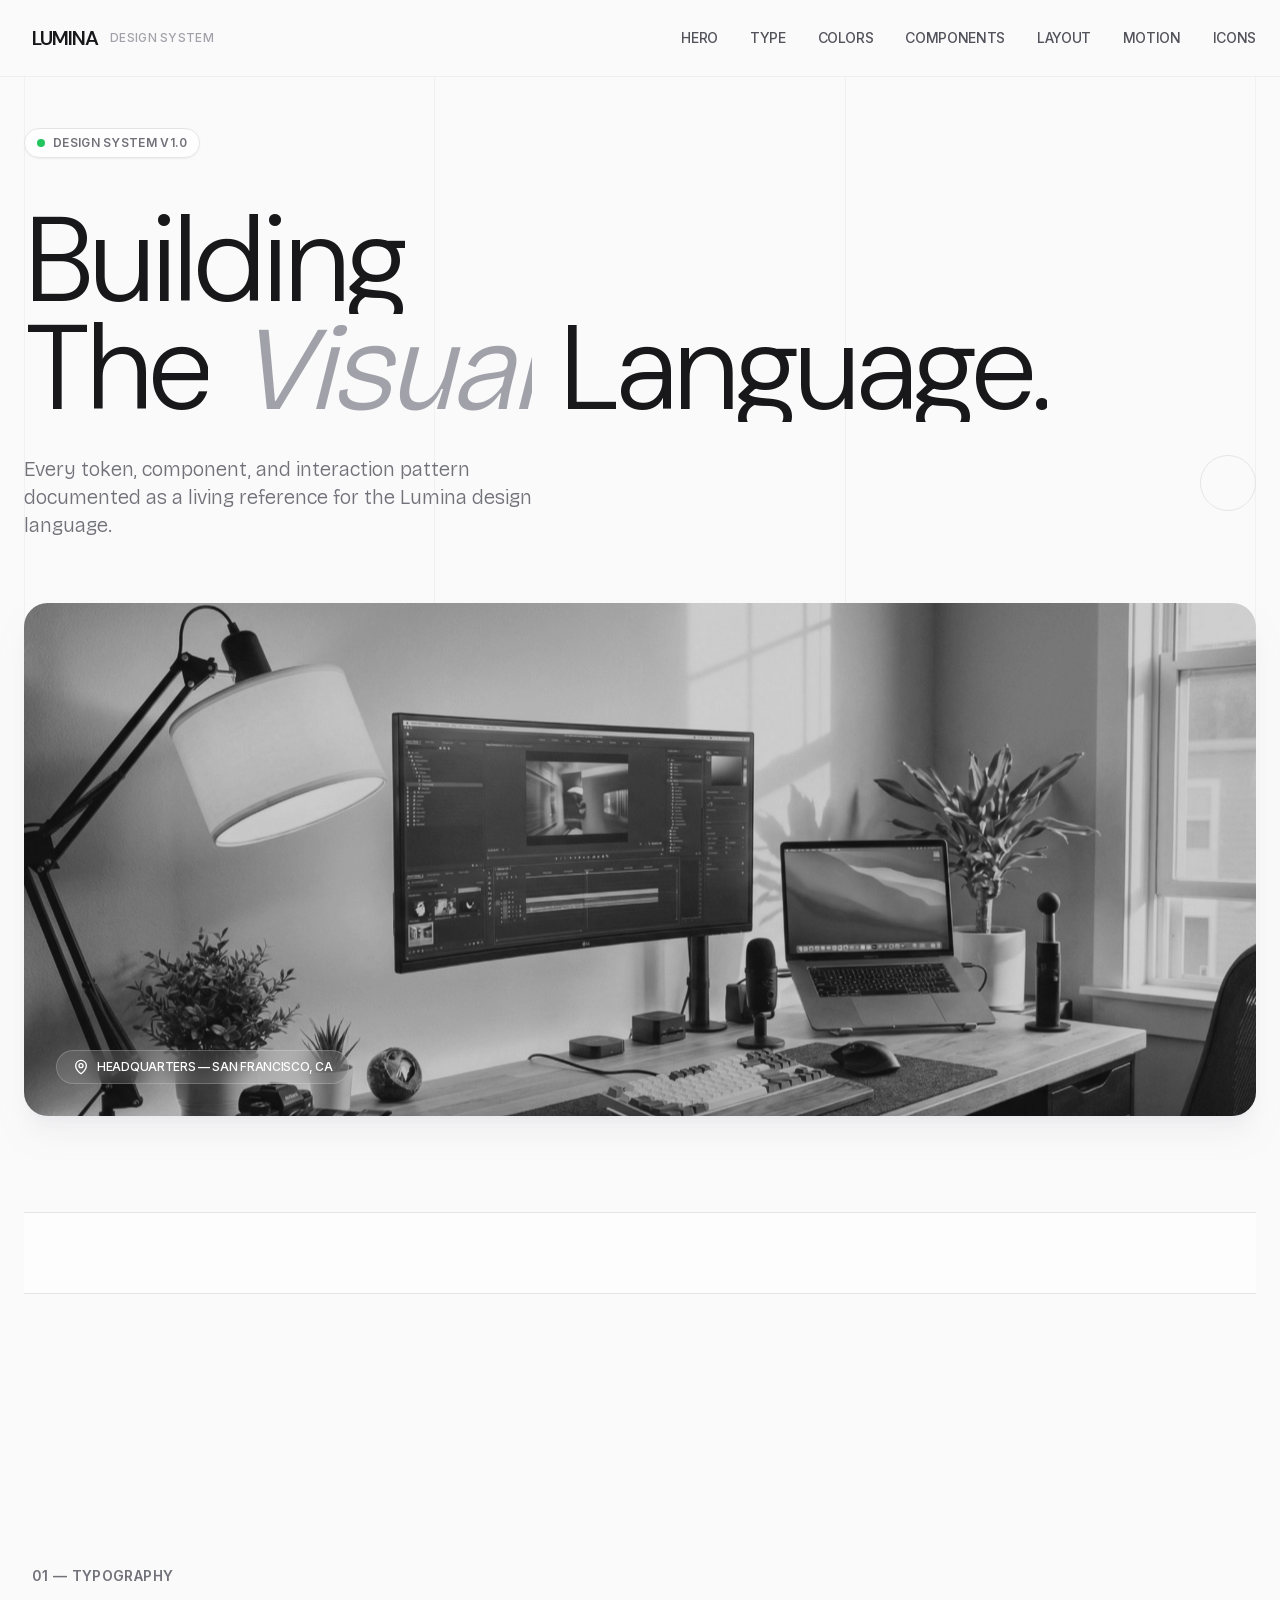
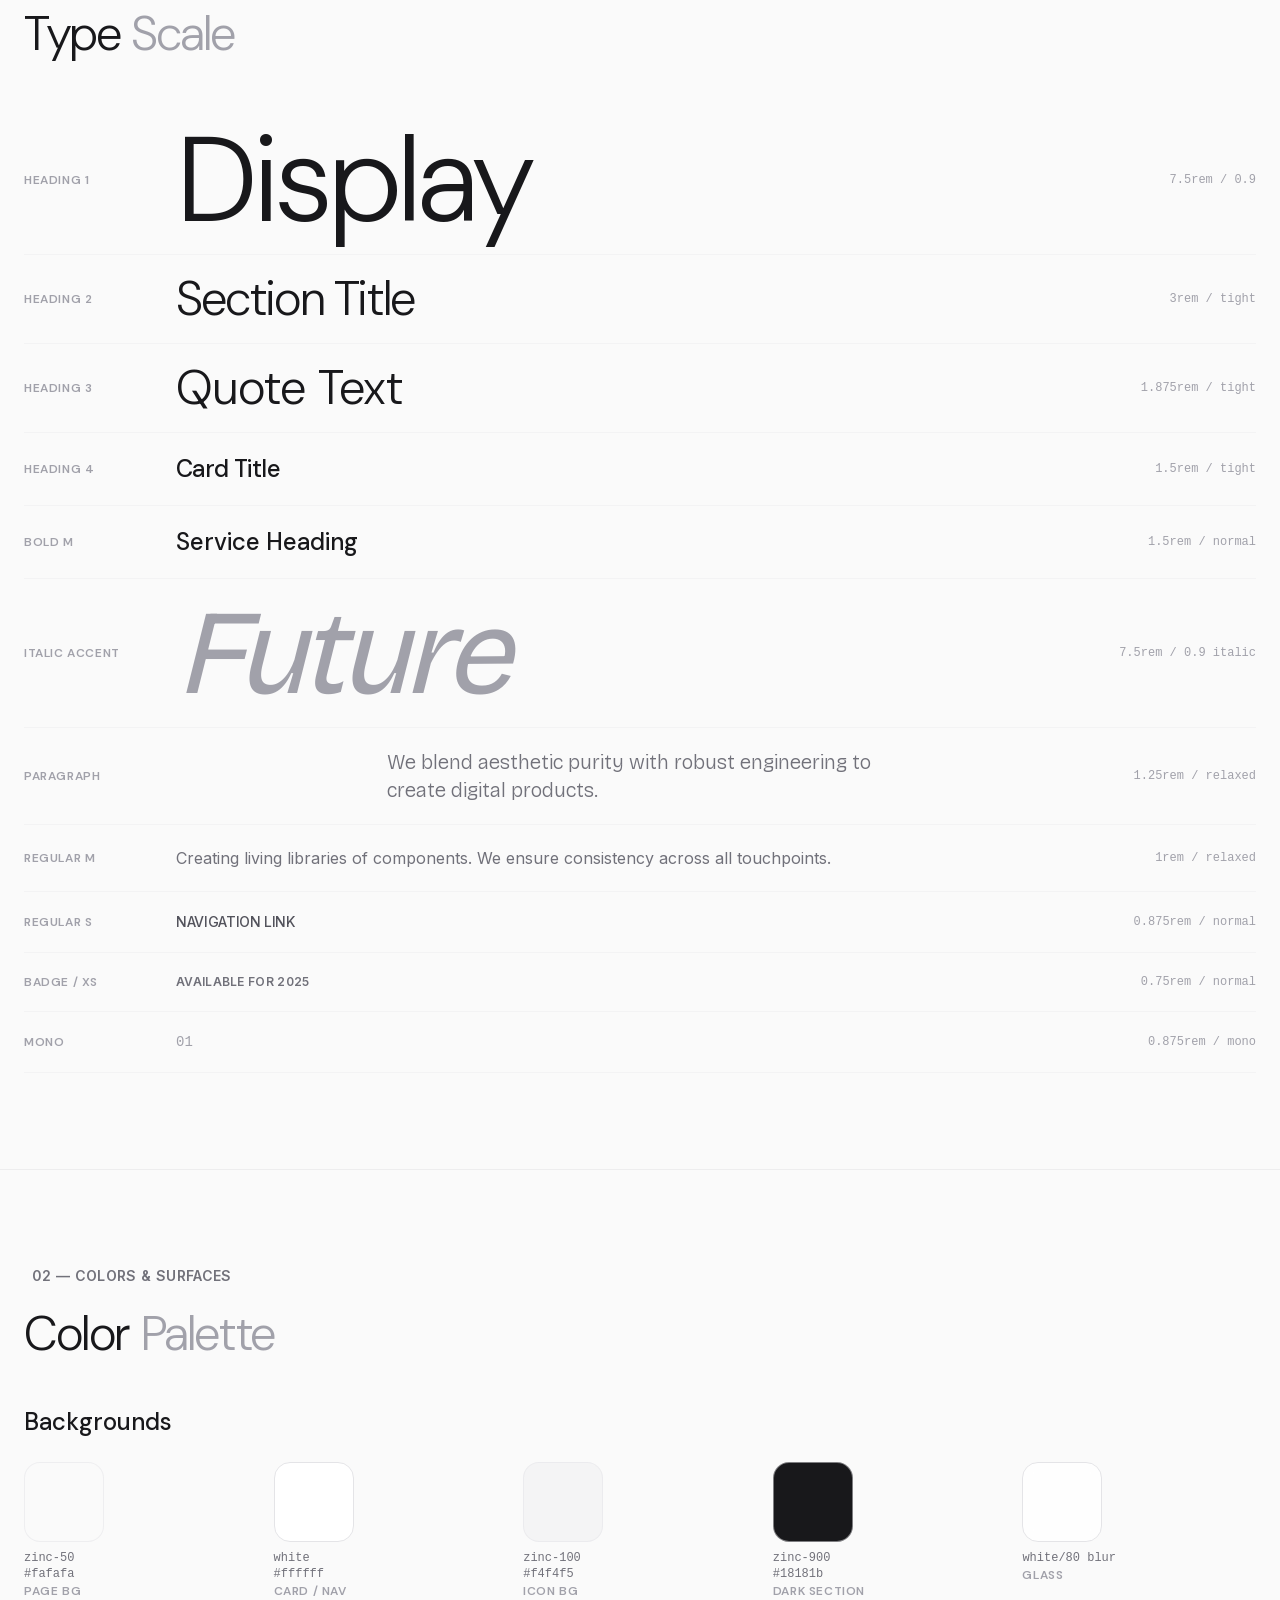
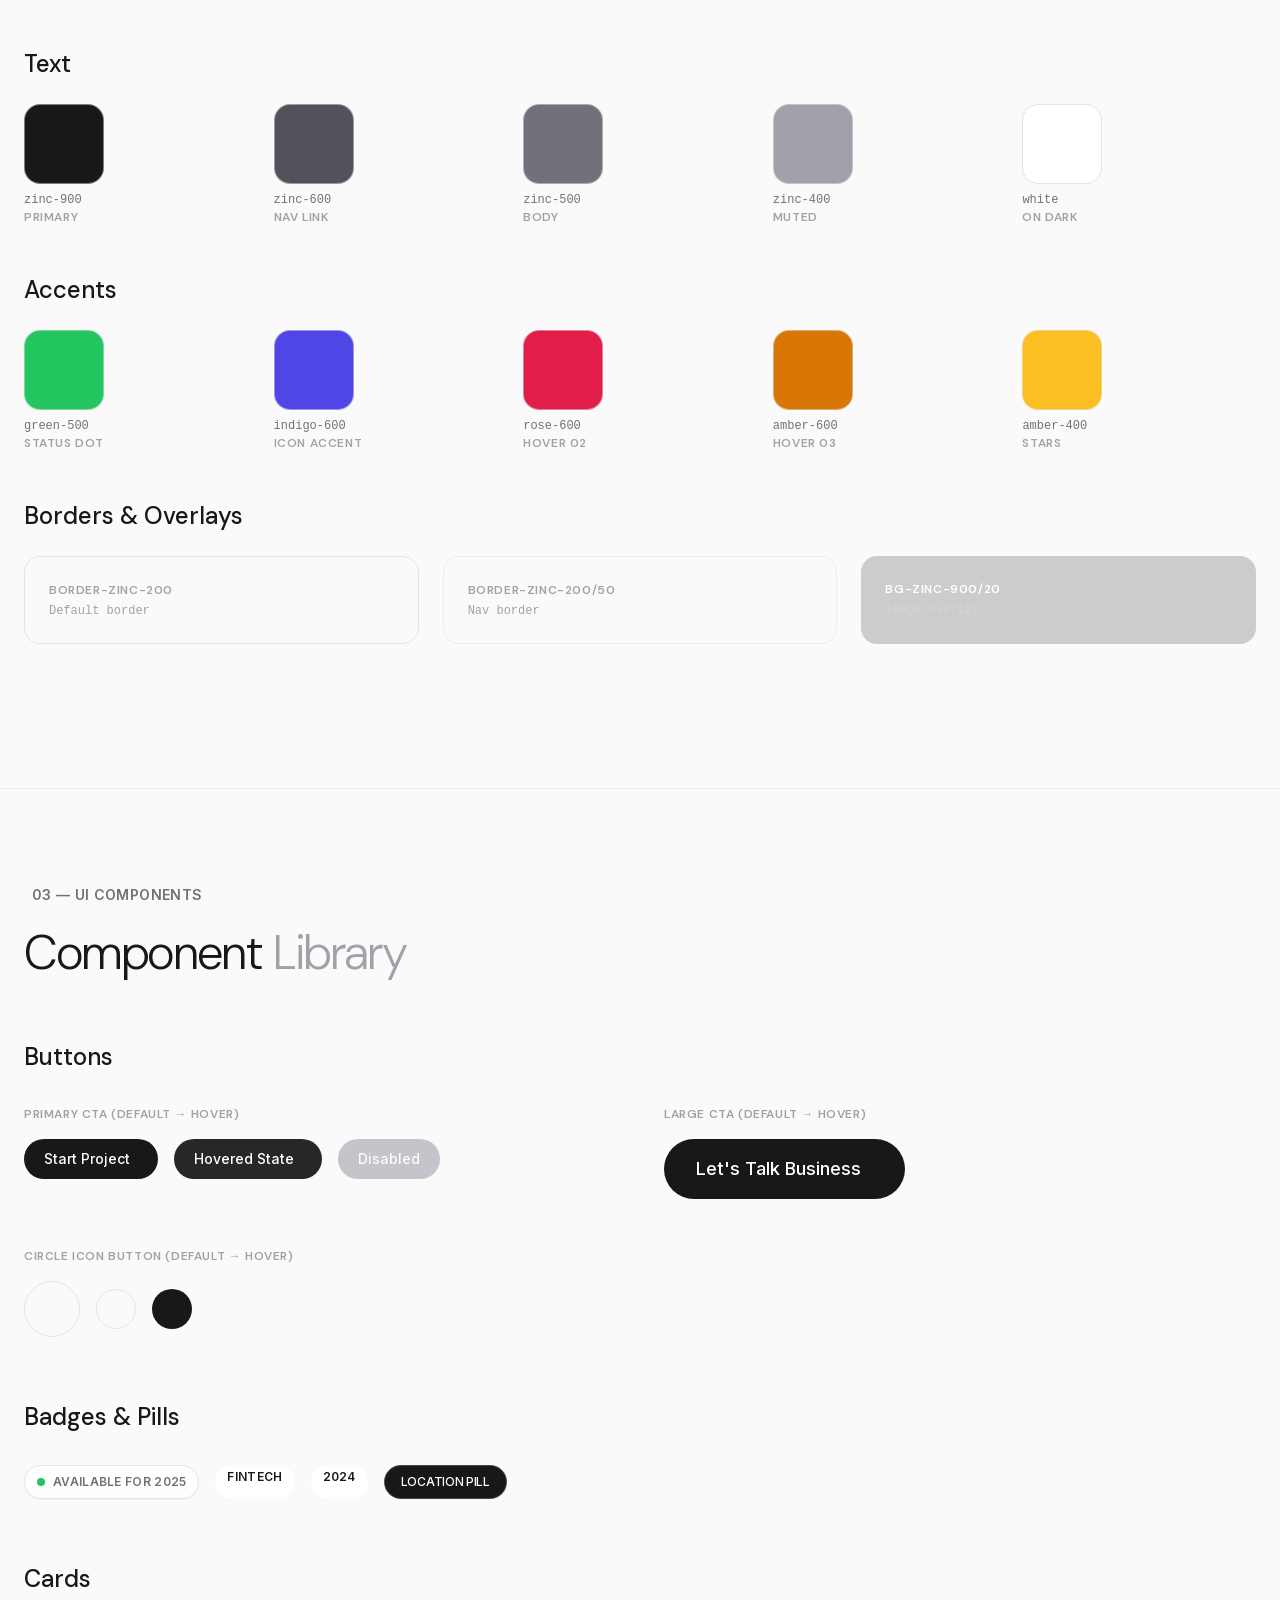
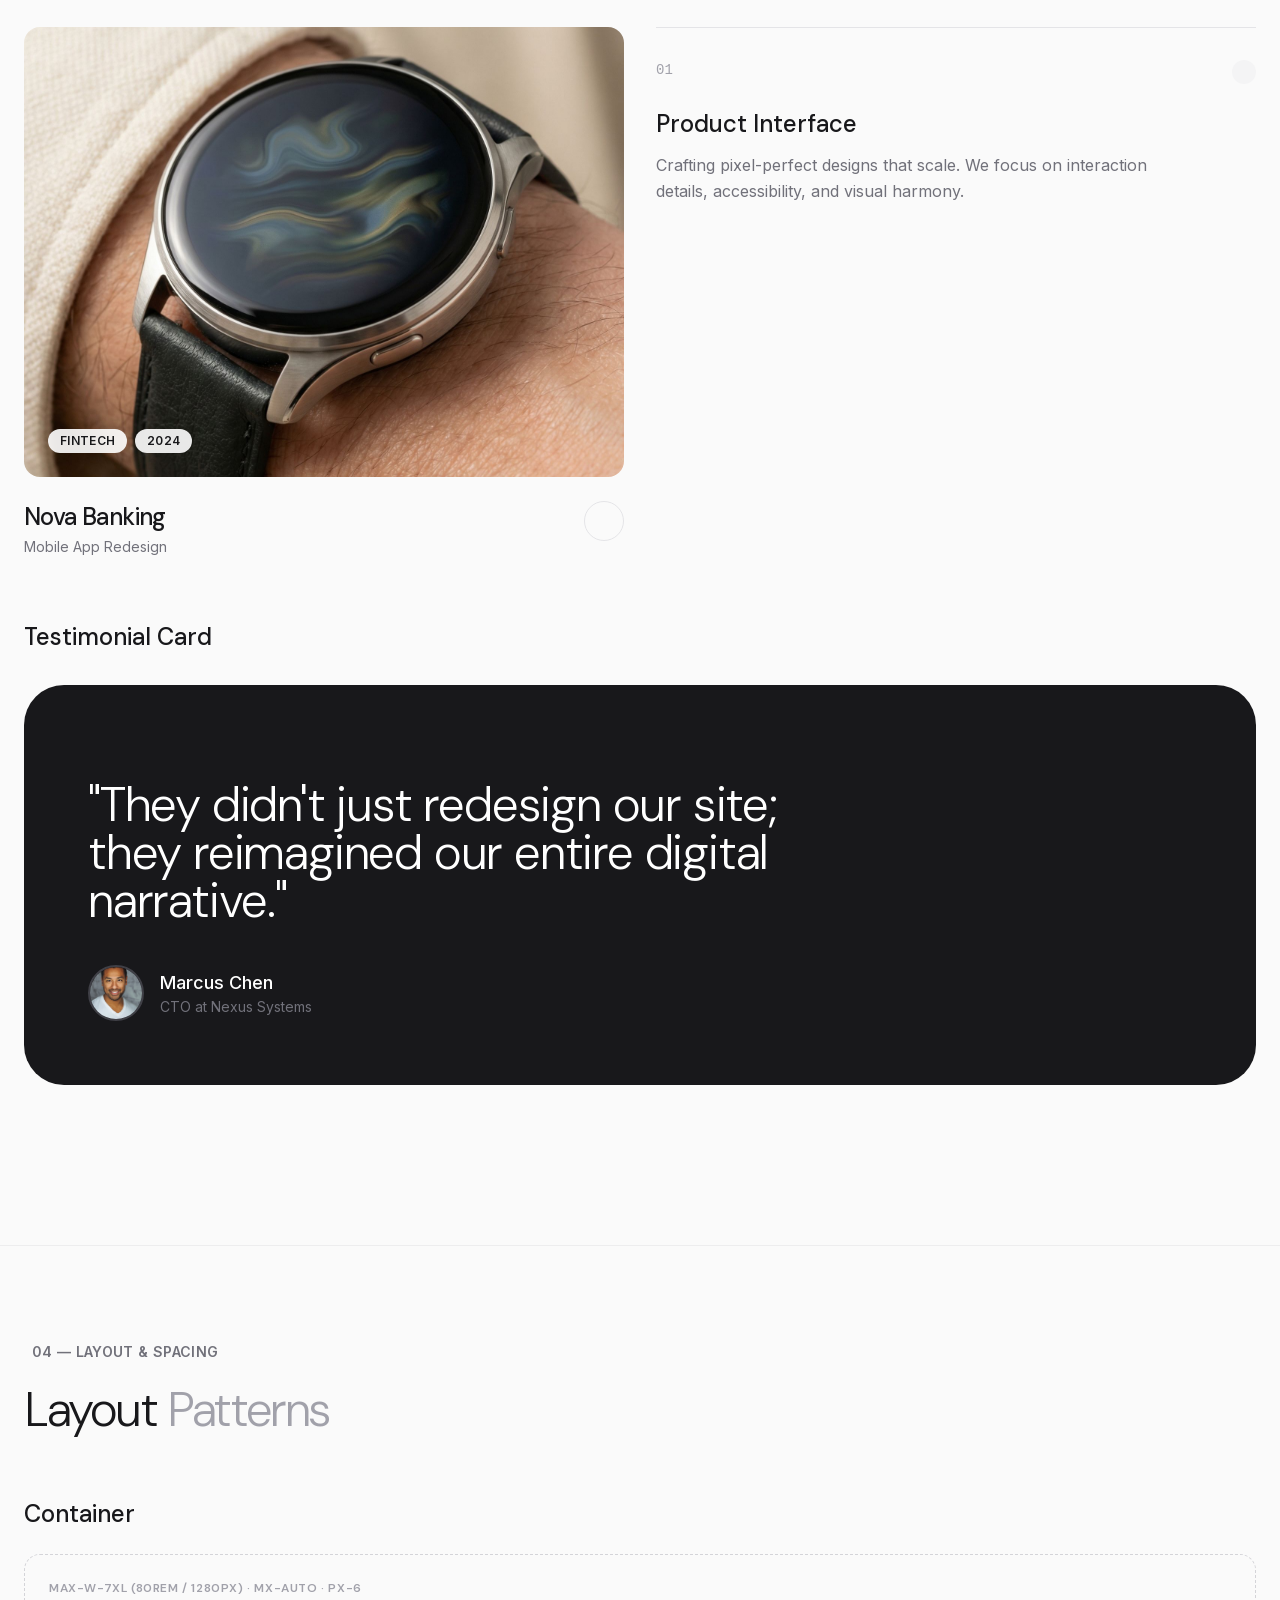
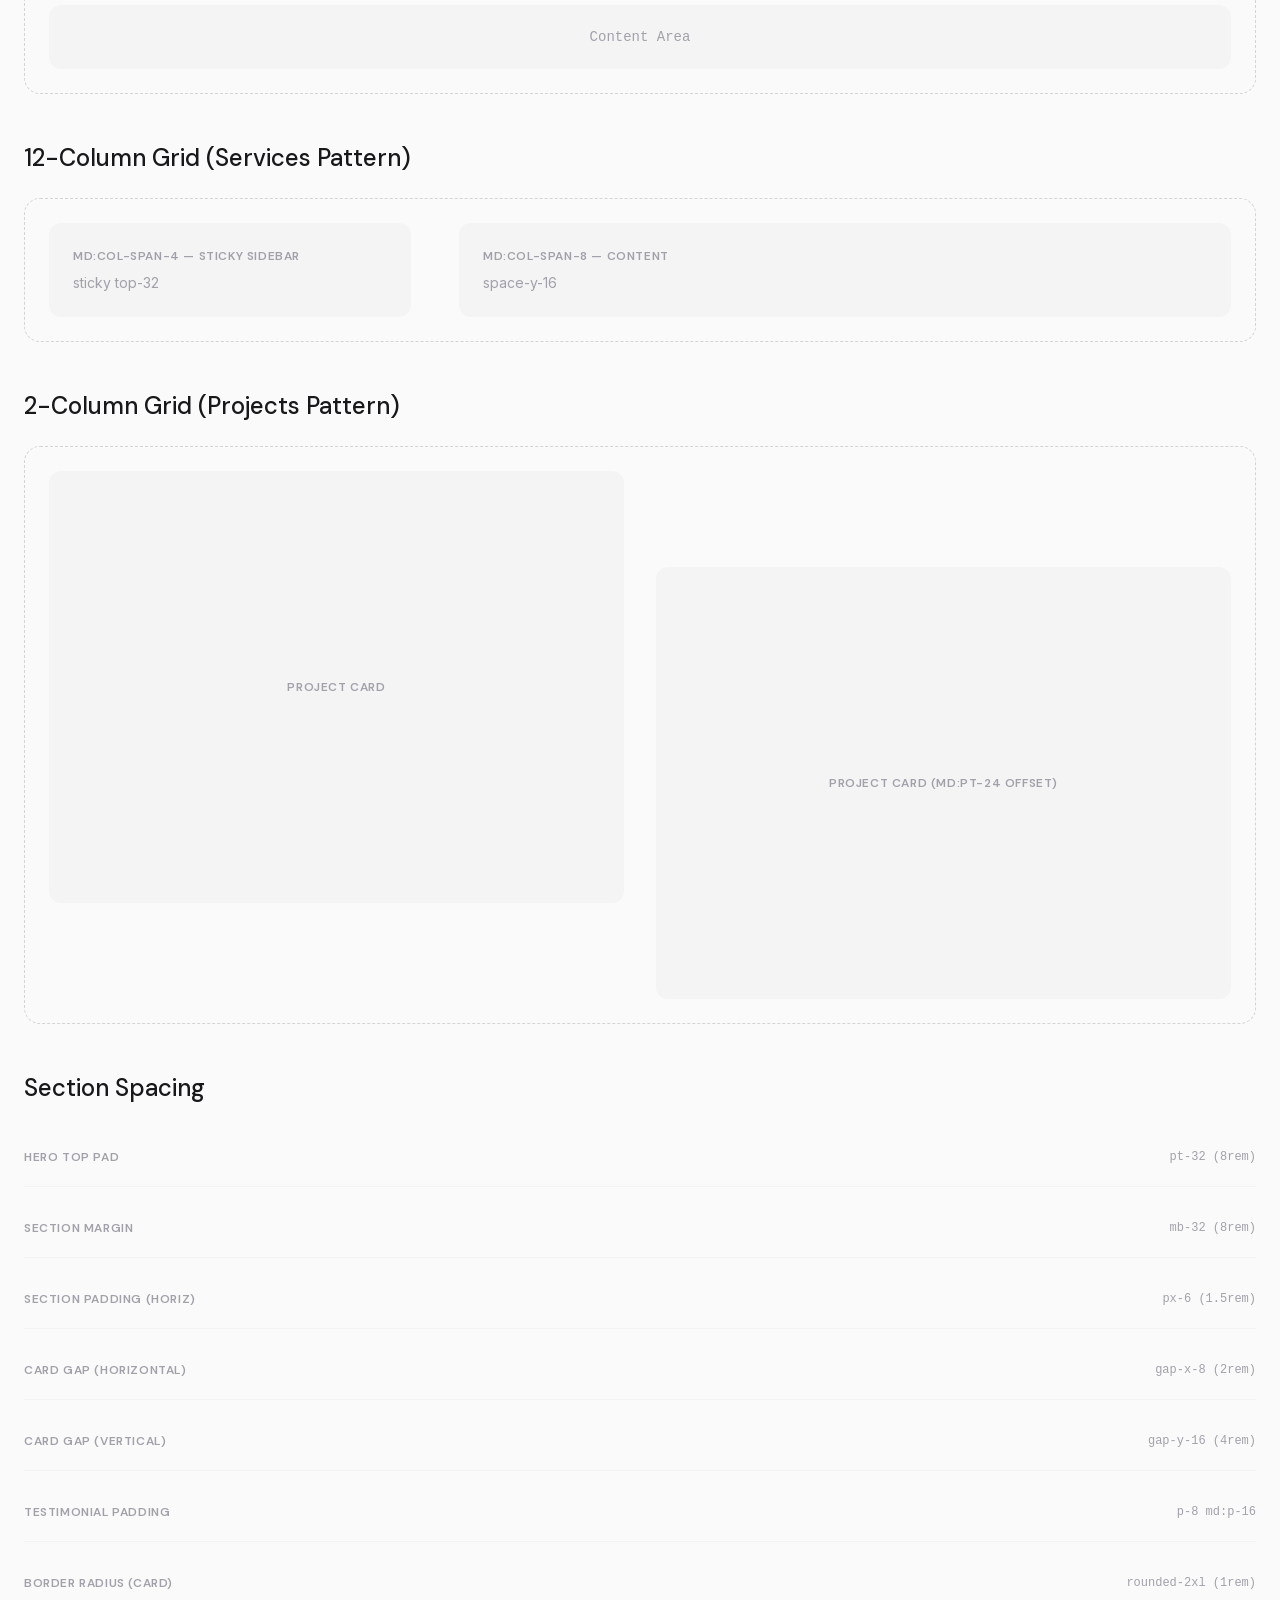
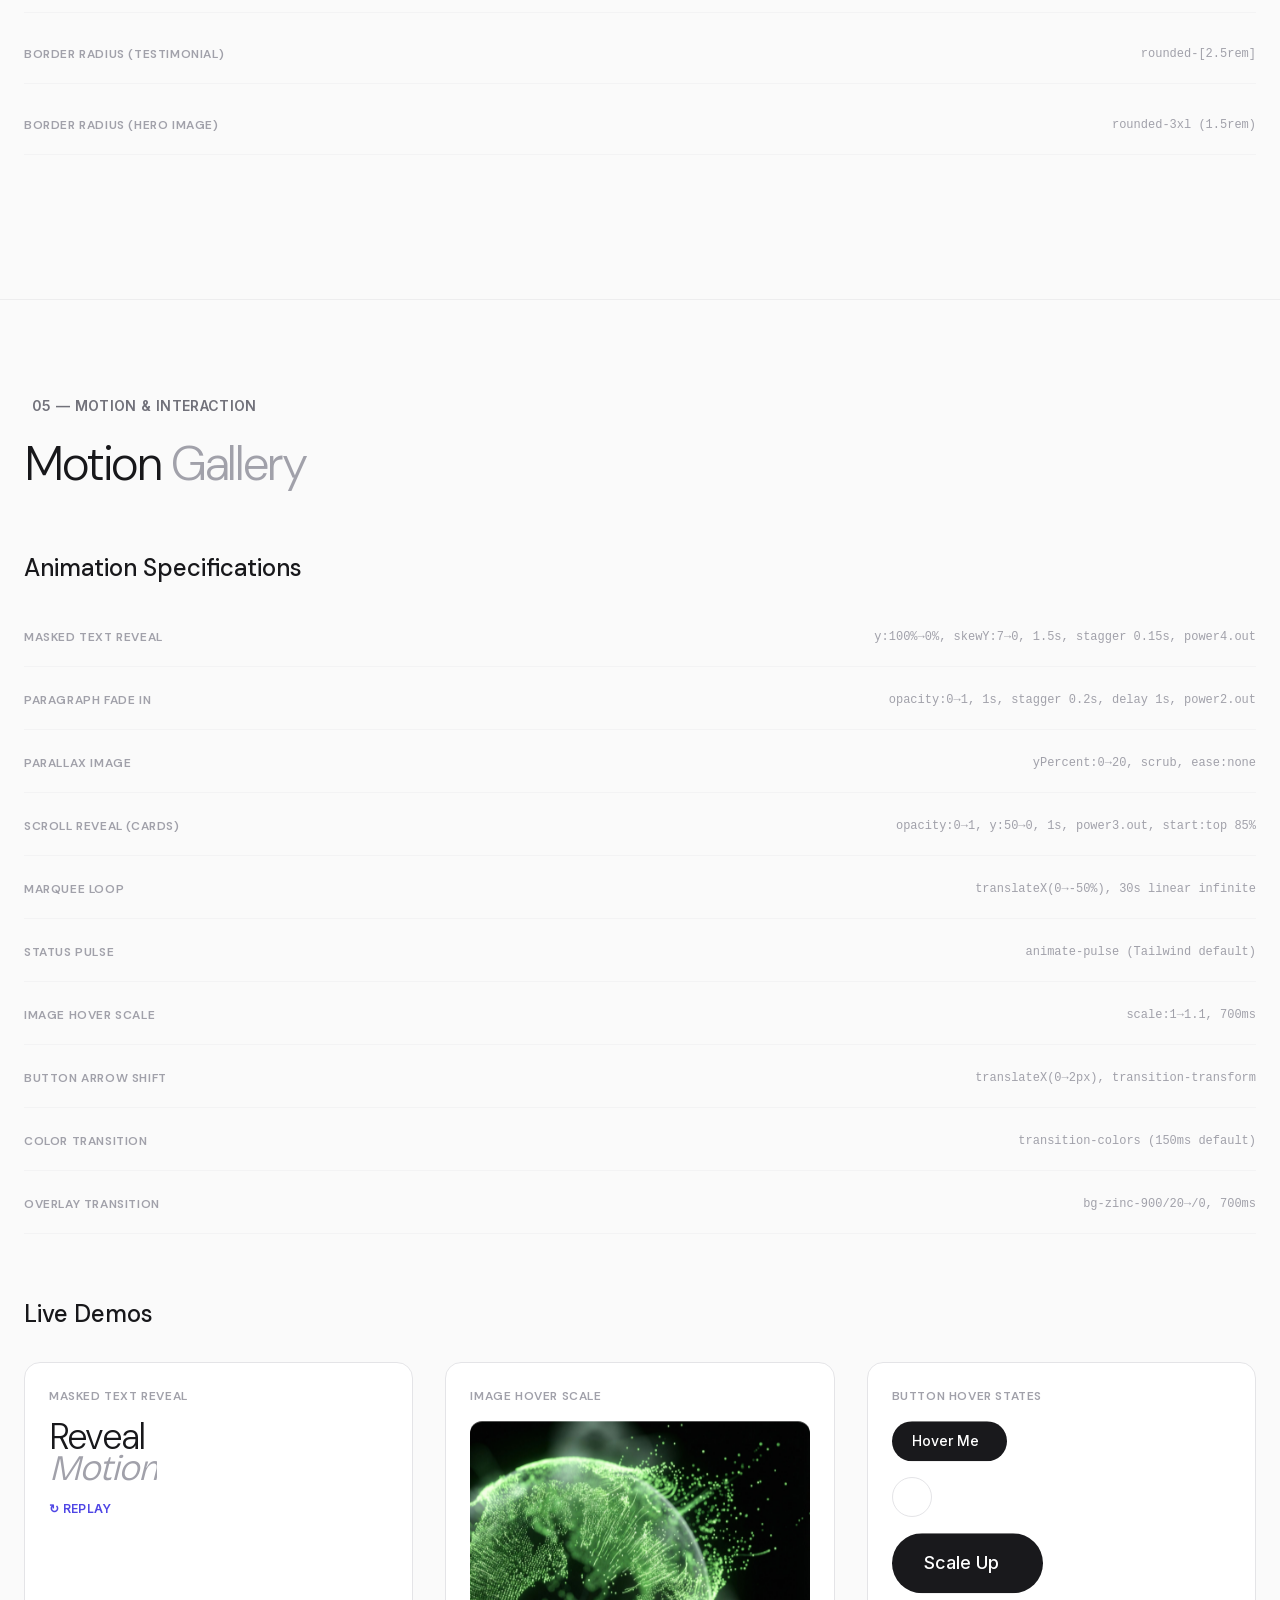
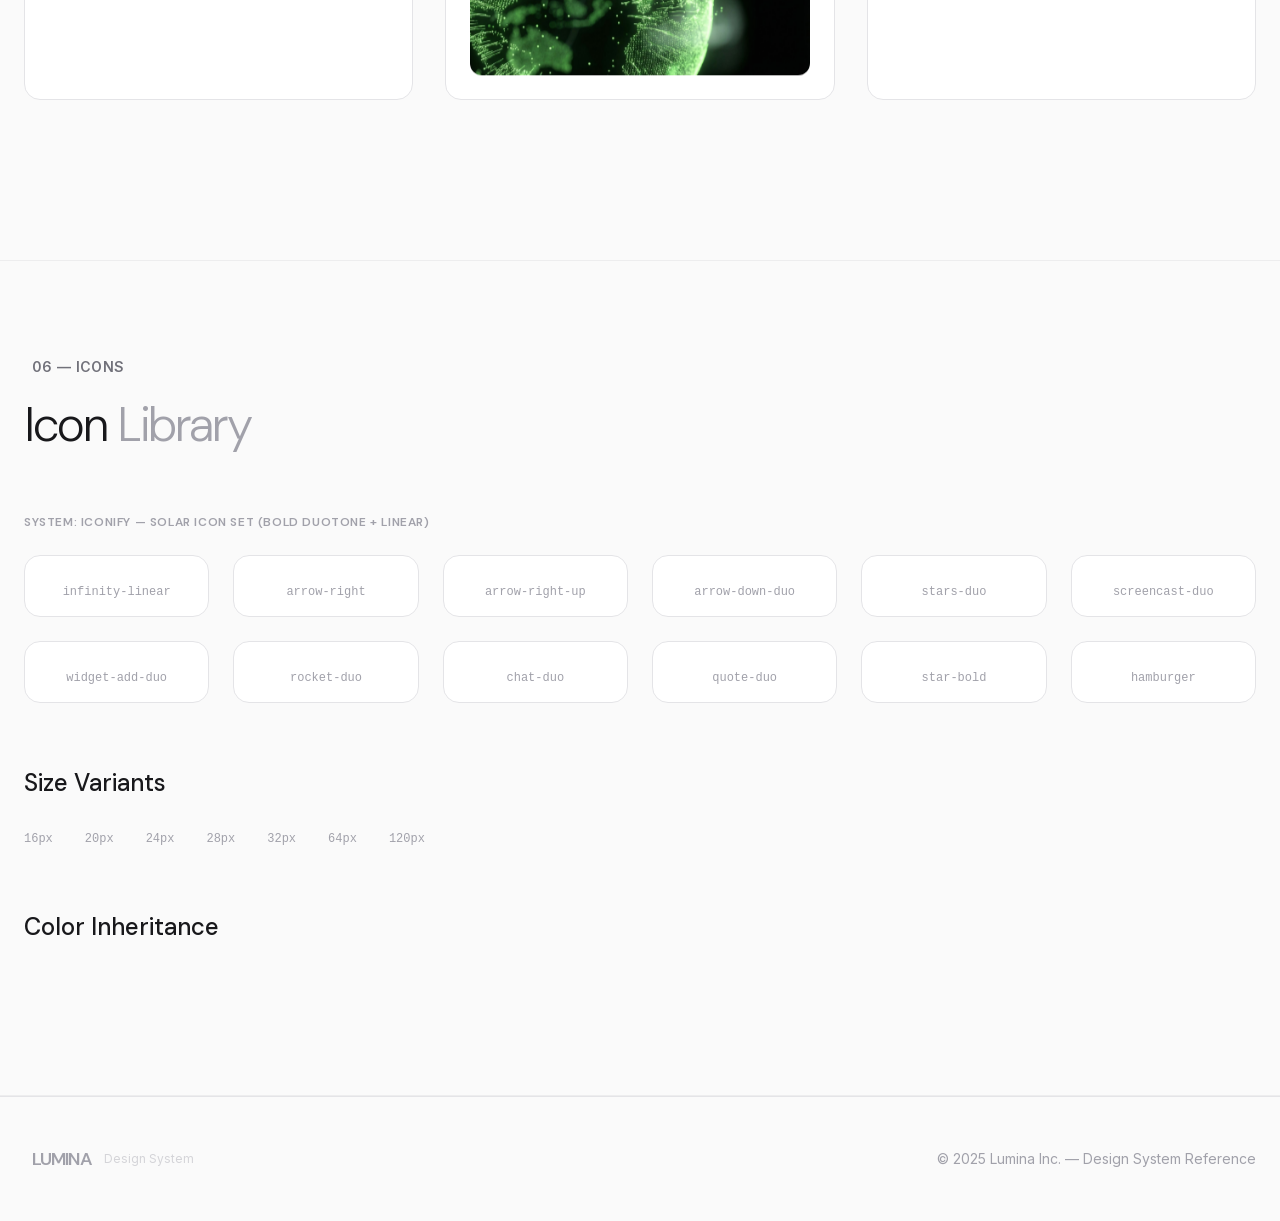
<file: lumina-digital.aura.build/design-system.html>
<html lang="en"><head>
<meta charset="utf-8"/>
<meta content="width=device-width, initial-scale=1.0" name="viewport"/>
<title>Lumina — Design System & Pattern Library</title>
<script src="assets/resource_3fa48481346f.es"></script>
<script src="assets/iconify-icon_e19829e7f0e8.js"></script>
<script src="assets/gsap_4a57399e4113.js"></script>
<script src="assets/ScrollTrigger_8669edfeb171.js"></script>
<link href="assets/css2_06de5dc696ad.css" rel="stylesheet"/>
<link href="assets/css2_6f16cdd6fd9f.css" rel="stylesheet"/>
<link href="assets/css2_a7b22b336fe1.css" rel="stylesheet"/>
<link href="assets/css2_e5ca562f8909.css" rel="stylesheet"/>
<link href="assets/css2_b52fc18295f8.css" rel="stylesheet"/>
<link href="assets/css2_bd407d5ceb4b.css" rel="stylesheet"/>
<link href="assets/css2_bd311904ea29.css" rel="stylesheet"/>
<link href="assets/css2_0b2072b66163.css" rel="stylesheet"/>
<link href="assets/css2_176e25227b5e.css" rel="stylesheet"/>
<link href="assets/css2_6c160a0c4e6f.css" rel="stylesheet"/>
<link href="assets/css2_2b2d87bc82d8.css" rel="stylesheet"/>
<link href="assets/css2_4fef849c83da.css" rel="stylesheet"/>
<link href="assets/css2_fa22aa91016e.css" rel="stylesheet"/>
<style>
body { font-family: 'Inter', sans-serif; }
.font-display { font-family: 'DM Sans', sans-serif; }
html { scroll-behavior: smooth; }
.no-scrollbar::-webkit-scrollbar { display: none; }
.no-scrollbar { -ms-overflow-style: none; scrollbar-width: none; }
@keyframes marquee {
0% { transform: translateX(0); }
100% { transform: translateX(-50%); }
}
.animate-marquee { animation: marquee 30s linear infinite; }
.line-mask { overflow: hidden; display: inline-flex; }
.grid-lines { position: fixed; inset: 0; width: 100%; max-width: 80rem; margin: 0 auto; pointer-events: none; z-index: 0; display: flex; justify-content: space-between; padding: 0 1.5rem; }
.grid-line { width: 1px; height: 100%; background-color: rgba(228, 228, 231, 0.4); }
.font-quicksand { font-family: 'Quicksand', sans-serif !important; }
.font-pt-serif { font-family: 'PT Serif', serif !important; }
.font-google-sans-flex { font-family: 'Google Sans Flex', sans-serif !important; }
.font-cormorant { font-family: 'Cormorant Garamond', serif !important; }
.font-jakarta { font-family: 'Plus Jakarta Sans', sans-serif !important; }
.font-bricolage { font-family: 'Bricolage Grotesque', sans-serif !important; }
.font-dm-sans { font-family: 'DM Sans', sans-serif !important; }
.font-playfair { font-family: 'Playfair Display', serif !important; }
.font-oswald { font-family: 'Oswald', sans-serif !important; }
.font-newsreader { font-family: 'Newsreader', serif !important; }
.font-instrument-serif { font-family: 'Instrument Serif', serif !important; }
.font-merriweather { font-family: 'Merriweather', serif !important; }
/* DS-specific utility */
.ds-section { border-bottom: 1px solid rgba(228,228,231,0.6); }
.ds-label { font-family: 'DM Sans', sans-serif; font-size: 0.75rem; font-weight: 600; text-transform: uppercase; letter-spacing: 0.05em; color: #a1a1aa; }
.ds-spec { font-family: ui-monospace, monospace; font-size: 0.75rem; color: #a1a1aa; text-align: right; white-space: nowrap; }
.ds-swatch { width: 80px; height: 80px; border-radius: 1rem; border: 1px solid rgba(228,228,231,0.5); }
.ds-row { display: flex; align-items: center; justify-content: space-between; padding: 1.25rem 0; border-bottom: 1px solid rgba(228,228,231,0.3); gap: 1.5rem; }
</style>
</head>
<body class="bg-zinc-50 text-zinc-900 antialiased selection:bg-zinc-900 selection:text-white overflow-x-hidden">

<!-- Fixed Vertical Grid Lines -->
<div class="grid-lines">
<div class="grid-line"></div>
<div class="grid-line hidden md:block"></div>
<div class="grid-line hidden md:block"></div>
<div class="grid-line"></div>
</div>

<!-- ========== DS NAVIGATION ========== -->
<nav class="fixed top-0 left-0 right-0 z-50 flex items-center justify-between px-6 py-6 backdrop-blur-md bg-zinc-50/80 border-b border-zinc-200/50">
<div class="flex items-center gap-3 relative z-10 max-w-7xl mx-auto w-full">
<div class="flex items-center gap-2">
<iconify-icon class="text-zinc-900" icon="solar:infinity-linear" width="28"></iconify-icon>
<span class="text-xl tracking-tighter font-semibold font-display uppercase font-dm-sans">Lumina</span>
<span class="text-xs font-medium text-zinc-400 ml-1 tracking-wide uppercase">Design System</span>
</div>
<div class="ml-auto hidden md:flex items-center gap-8">
<a class="text-sm font-medium text-zinc-600 hover:text-zinc-900 transition-colors uppercase tracking-tight" href="#ds-hero">Hero</a>
<a class="text-sm font-medium text-zinc-600 hover:text-zinc-900 transition-colors uppercase tracking-tight" href="#ds-typography">Type</a>
<a class="text-sm font-medium text-zinc-600 hover:text-zinc-900 transition-colors uppercase tracking-tight" href="#ds-colors">Colors</a>
<a class="text-sm font-medium text-zinc-600 hover:text-zinc-900 transition-colors uppercase tracking-tight" href="#ds-components">Components</a>
<a class="text-sm font-medium text-zinc-600 hover:text-zinc-900 transition-colors uppercase tracking-tight" href="#ds-layout">Layout</a>
<a class="text-sm font-medium text-zinc-600 hover:text-zinc-900 transition-colors uppercase tracking-tight" href="#ds-motion">Motion</a>
<a class="text-sm font-medium text-zinc-600 hover:text-zinc-900 transition-colors uppercase tracking-tight" href="#ds-icons">Icons</a>
</div>
</div>
</nav>

<div class="relative z-10">

<!-- ================================================================ -->
<!-- SECTION 0 — HERO (Exact Clone, Text Adapted)                     -->
<!-- ================================================================ -->
<main class="max-w-7xl mr-auto ml-auto pt-32 pr-6 pb-12 pl-6" id="ds-hero">
<div class="flex flex-col md:flex-row justify-between items-start md:items-end mb-12">
<div class="reveal-stagger">
<div class="flex items-center gap-2 border border-zinc-200 px-3 py-1.5 rounded-full bg-white/80 backdrop-blur mb-4 md:mb-0 shadow-sm">
<div class="w-2 h-2 bg-green-500 rounded-full animate-pulse"></div>
<span class="text-xs font-semibold tracking-wide uppercase text-zinc-500">Design System v1.0</span>
</div>
</div>
</div>
<div class="mb-16">
<h1 class="text-6xl md:text-[7.5rem] leading-[0.9] tracking-tighter font-display font-light text-zinc-900">
<div class="line-mask"><span class="reveal-text font-dm-sans">Building</span></div><br/>
<div class="line-mask"><span class="reveal-text font-dm-sans">The</span></div>
<div class="line-mask"><span class="reveal-text italic font-serif text-zinc-400 font-bricolage">Visual</span></div>
<div class="line-mask"><span class="reveal-text font-dm-sans">Language.</span></div>
</h1>
<div class="mt-8 flex flex-col md:flex-row justify-between items-start gap-8">
<p class="text-lg md:text-xl text-zinc-500 max-w-lg leading-relaxed font-light reveal-para opacity-0 font-bricolage">
Every token, component, and interaction pattern documented as a living reference for the Lumina design language.
</p>
<div class="flex gap-4 reveal-para opacity-0">
<button class="w-14 h-14 rounded-full border border-zinc-200 flex items-center justify-center hover:bg-zinc-100 transition-colors group">
<iconify-icon class="text-zinc-400 group-hover:text-zinc-900 transition-colors" icon="solar:arrow-right-down-bold-duotone" width="24"></iconify-icon>
</button>
</div>
</div>
</div>
<div class="relative w-full aspect-[16/10] md:aspect-[2.4/1] rounded-3xl overflow-hidden mb-24 group shadow-xl shadow-zinc-200/50">
<div class="absolute inset-0 z-10 bg-zinc-900/20 transition-colors duration-700 group-hover:bg-zinc-900/0"></div>
<img alt="Studio Architecture" class="parallax-img absolute inset-0 w-full h-[140%] -top-[20%] object-cover grayscale opacity-95 transition-all duration-1000 group-hover:grayscale-0 group-hover:scale-105" src="assets/4c325f70-85f3-4523-86a3-48f4cc_e2f47fbb183f.jpg" style="will-change: transform;"/>
<div class="absolute bottom-8 left-8 z-20">
<div class="flex items-center gap-2 px-4 py-2 rounded-full bg-white/10 backdrop-blur-md border border-white/20 text-white">
<svg class="lucide lucide-map-pin" fill="none" height="16" stroke="currentColor" stroke-linecap="round" stroke-linejoin="round" stroke-width="2" viewBox="0 0 24 24" width="16" xmlns="http://www.w3.org/2000/svg"><path d="M20 10c0 4.993-5.539 10.193-7.399 11.799a1 1 0 0 1-1.202 0C9.539 20.193 4 14.993 4 10a8 8 0 0 1 16 0"></path><circle cx="12" cy="10" r="3"></circle></svg>
<span class="text-xs font-medium tracking-tight uppercase">Headquarters — San Francisco, CA</span>
</div>
</div>
</div>
<!-- Marquee -->
<div class="overflow-hidden border-y bg-white/50 w-full border-zinc-200 mb-32 pt-10 pb-10 backdrop-blur">
<div class="flex animate-marquee w-max gap-20 items-center">
<iconify-icon class="text-zinc-300 hover:text-zinc-900 transition-colors cursor-pointer duration-500" height="64" icon="simple-icons:nasa" width="64"></iconify-icon>
<iconify-icon class="text-zinc-300 hover:text-zinc-900 transition-colors cursor-pointer duration-500" height="64" icon="simple-icons:spacex" width="64"></iconify-icon>
<iconify-icon class="text-zinc-300 hover:text-zinc-900 transition-colors cursor-pointer duration-500" height="64" icon="simple-icons:uber" width="64"></iconify-icon>
<iconify-icon class="text-zinc-300 hover:text-zinc-900 transition-colors cursor-pointer duration-500" height="64" icon="simple-icons:visa" width="64"></iconify-icon>
<iconify-icon class="text-zinc-300 hover:text-zinc-900 transition-colors cursor-pointer duration-500" height="64" icon="simple-icons:grab" width="64"></iconify-icon>
<iconify-icon class="text-zinc-300 hover:text-zinc-900 transition-colors cursor-pointer duration-500" height="64" icon="simple-icons:bose" width="64"></iconify-icon>
<iconify-icon class="text-zinc-300 hover:text-zinc-900 transition-colors cursor-pointer duration-500" height="64" icon="simple-icons:nasa" width="64"></iconify-icon>
<iconify-icon class="text-zinc-300 hover:text-zinc-900 transition-colors cursor-pointer duration-500" height="64" icon="simple-icons:spacex" width="64"></iconify-icon>
<iconify-icon class="text-zinc-300 hover:text-zinc-900 transition-colors cursor-pointer duration-500" height="64" icon="simple-icons:uber" width="64"></iconify-icon>
<iconify-icon class="text-zinc-300 hover:text-zinc-900 transition-colors cursor-pointer duration-500" height="64" icon="simple-icons:visa" width="64"></iconify-icon>
<iconify-icon class="text-zinc-300 hover:text-zinc-900 transition-colors cursor-pointer duration-500" height="64" icon="simple-icons:grab" width="64"></iconify-icon>
<iconify-icon class="text-zinc-300 hover:text-zinc-900 transition-colors cursor-pointer duration-500" height="64" icon="simple-icons:bose" width="64"></iconify-icon>
</div>
</div>
</main>

<!-- ================================================================ -->
<!-- SECTION 1 — TYPOGRAPHY                                           -->
<!-- ================================================================ -->
<section class="ds-section max-w-7xl mx-auto px-6 py-24" id="ds-typography">
<div class="inline-flex items-center gap-2 mb-6">
<iconify-icon class="text-indigo-600" icon="solar:text-bold-bold-duotone" width="24"></iconify-icon>
<span class="text-sm font-semibold tracking-wide uppercase text-zinc-500">01 — Typography</span>
</div>
<h2 class="text-4xl md:text-5xl tracking-tighter leading-tight font-display font-light text-zinc-900 mb-12 font-dm-sans">Type <span class="text-zinc-400">Scale</span></h2>

<!-- Heading 1 -->
<div class="ds-row flex-col md:flex-row items-start md:items-center">
<span class="ds-label w-32 shrink-0">Heading 1</span>
<h1 class="text-6xl md:text-[7.5rem] leading-[0.9] tracking-tighter font-display font-light text-zinc-900 font-dm-sans flex-1">Display</h1>
<span class="ds-spec">7.5rem / 0.9</span>
</div>
<!-- Heading 2 -->
<div class="ds-row flex-col md:flex-row items-start md:items-center">
<span class="ds-label w-32 shrink-0">Heading 2</span>
<h2 class="text-4xl md:text-5xl tracking-tighter leading-tight font-display font-light text-zinc-900 font-dm-sans flex-1">Section Title</h2>
<span class="ds-spec">3rem / tight</span>
</div>
<!-- Heading 3 -->
<div class="ds-row flex-col md:flex-row items-start md:items-center">
<span class="ds-label w-32 shrink-0">Heading 3</span>
<h3 class="text-3xl md:text-5xl text-zinc-900 font-display font-light leading-tight tracking-tight font-dm-sans flex-1">Quote Text</h3>
<span class="ds-spec">1.875rem / tight</span>
</div>
<!-- Heading 4 -->
<div class="ds-row flex-col md:flex-row items-start md:items-center">
<span class="ds-label w-32 shrink-0">Heading 4</span>
<h4 class="text-2xl tracking-tight mb-0 font-display font-medium font-dm-sans flex-1">Card Title</h4>
<span class="ds-spec">1.5rem / tight</span>
</div>
<!-- Bold M / Service Title -->
<div class="ds-row flex-col md:flex-row items-start md:items-center">
<span class="ds-label w-32 shrink-0">Bold M</span>
<span class="text-2xl font-display font-medium font-dm-sans flex-1">Service Heading</span>
<span class="ds-spec">1.5rem / normal</span>
</div>
<!-- H1 Italic Accent -->
<div class="ds-row flex-col md:flex-row items-start md:items-center">
<span class="ds-label w-32 shrink-0">Italic Accent</span>
<span class="text-6xl md:text-[7.5rem] leading-[0.9] tracking-tighter italic font-serif text-zinc-400 font-bricolage flex-1">Future</span>
<span class="ds-spec">7.5rem / 0.9 italic</span>
</div>
<!-- Paragraph / Body -->
<div class="ds-row flex-col md:flex-row items-start md:items-center">
<span class="ds-label w-32 shrink-0">Paragraph</span>
<p class="text-lg md:text-xl text-zinc-500 max-w-lg leading-relaxed font-light font-bricolage flex-1">We blend aesthetic purity with robust engineering to create digital products.</p>
<span class="ds-spec">1.25rem / relaxed</span>
</div>
<!-- Body Regular -->
<div class="ds-row flex-col md:flex-row items-start md:items-center">
<span class="ds-label w-32 shrink-0">Regular M</span>
<p class="text-zinc-500 leading-relaxed flex-1">Creating living libraries of components. We ensure consistency across all touchpoints.</p>
<span class="ds-spec">1rem / relaxed</span>
</div>
<!-- Small / Label -->
<div class="ds-row flex-col md:flex-row items-start md:items-center">
<span class="ds-label w-32 shrink-0">Regular S</span>
<span class="text-sm font-medium text-zinc-600 uppercase tracking-tight flex-1">Navigation Link</span>
<span class="ds-spec">0.875rem / normal</span>
</div>
<!-- XS / Badge -->
<div class="ds-row flex-col md:flex-row items-start md:items-center">
<span class="ds-label w-32 shrink-0">Badge / XS</span>
<span class="text-xs font-semibold tracking-wide uppercase text-zinc-500 flex-1">AVAILABLE FOR 2025</span>
<span class="ds-spec">0.75rem / normal</span>
</div>
<!-- Mono -->
<div class="ds-row flex-col md:flex-row items-start md:items-center">
<span class="ds-label w-32 shrink-0">Mono</span>
<span class="text-sm font-mono text-zinc-400 flex-1">01</span>
<span class="ds-spec">0.875rem / mono</span>
</div>
</section>

<!-- ================================================================ -->
<!-- SECTION 2 — COLORS & SURFACES                                    -->
<!-- ================================================================ -->
<section class="ds-section max-w-7xl mx-auto px-6 py-24" id="ds-colors">
<div class="inline-flex items-center gap-2 mb-6">
<iconify-icon class="text-indigo-600" icon="solar:palette-bold-duotone" width="24"></iconify-icon>
<span class="text-sm font-semibold tracking-wide uppercase text-zinc-500">02 — Colors & Surfaces</span>
</div>
<h2 class="text-4xl md:text-5xl tracking-tighter leading-tight font-display font-light text-zinc-900 mb-12 font-dm-sans">Color <span class="text-zinc-400">Palette</span></h2>

<!-- Backgrounds -->
<h3 class="text-2xl font-display font-medium mb-6 font-dm-sans">Backgrounds</h3>
<div class="grid grid-cols-2 md:grid-cols-5 gap-4 mb-12">
<div><div class="ds-swatch bg-zinc-50"></div><p class="text-xs mt-2 font-mono text-zinc-500">zinc-50 <br/>#fafafa</p><p class="ds-label">Page BG</p></div>
<div><div class="ds-swatch bg-white border border-zinc-200"></div><p class="text-xs mt-2 font-mono text-zinc-500">white <br/>#ffffff</p><p class="ds-label">Card / Nav</p></div>
<div><div class="ds-swatch bg-zinc-100"></div><p class="text-xs mt-2 font-mono text-zinc-500">zinc-100 <br/>#f4f4f5</p><p class="ds-label">Icon BG</p></div>
<div><div class="ds-swatch bg-zinc-900"></div><p class="text-xs mt-2 font-mono text-zinc-500">zinc-900 <br/>#18181b</p><p class="ds-label">Dark Section</p></div>
<div><div class="ds-swatch bg-white/80 backdrop-blur border border-zinc-200"></div><p class="text-xs mt-2 font-mono text-zinc-500">white/80 blur</p><p class="ds-label">Glass</p></div>
</div>

<!-- Text Colors -->
<h3 class="text-2xl font-display font-medium mb-6 font-dm-sans">Text</h3>
<div class="grid grid-cols-2 md:grid-cols-5 gap-4 mb-12">
<div><div class="ds-swatch bg-zinc-900"></div><p class="text-xs mt-2 font-mono text-zinc-500">zinc-900</p><p class="ds-label">Primary</p></div>
<div><div class="ds-swatch bg-zinc-600"></div><p class="text-xs mt-2 font-mono text-zinc-500">zinc-600</p><p class="ds-label">Nav Link</p></div>
<div><div class="ds-swatch bg-zinc-500"></div><p class="text-xs mt-2 font-mono text-zinc-500">zinc-500</p><p class="ds-label">Body</p></div>
<div><div class="ds-swatch bg-zinc-400"></div><p class="text-xs mt-2 font-mono text-zinc-500">zinc-400</p><p class="ds-label">Muted</p></div>
<div><div class="ds-swatch bg-white border border-zinc-200"></div><p class="text-xs mt-2 font-mono text-zinc-500">white</p><p class="ds-label">On Dark</p></div>
</div>

<!-- Accent Colors -->
<h3 class="text-2xl font-display font-medium mb-6 font-dm-sans">Accents</h3>
<div class="grid grid-cols-2 md:grid-cols-5 gap-4 mb-12">
<div><div class="ds-swatch bg-green-500"></div><p class="text-xs mt-2 font-mono text-zinc-500">green-500</p><p class="ds-label">Status Dot</p></div>
<div><div class="ds-swatch bg-indigo-600"></div><p class="text-xs mt-2 font-mono text-zinc-500">indigo-600</p><p class="ds-label">Icon Accent</p></div>
<div><div class="ds-swatch bg-rose-600"></div><p class="text-xs mt-2 font-mono text-zinc-500">rose-600</p><p class="ds-label">Hover 02</p></div>
<div><div class="ds-swatch bg-amber-600"></div><p class="text-xs mt-2 font-mono text-zinc-500">amber-600</p><p class="ds-label">Hover 03</p></div>
<div><div class="ds-swatch bg-amber-400"></div><p class="text-xs mt-2 font-mono text-zinc-500">amber-400</p><p class="ds-label">Stars</p></div>
</div>

<!-- Borders & Overlays -->
<h3 class="text-2xl font-display font-medium mb-6 font-dm-sans">Borders & Overlays</h3>
<div class="grid grid-cols-1 md:grid-cols-3 gap-6 mb-12">
<div class="border border-zinc-200 rounded-2xl p-6"><p class="ds-label">border-zinc-200</p><p class="text-xs font-mono text-zinc-400 mt-1">Default border</p></div>
<div class="border border-zinc-200/50 rounded-2xl p-6 bg-zinc-50"><p class="ds-label">border-zinc-200/50</p><p class="text-xs font-mono text-zinc-400 mt-1">Nav border</p></div>
<div class="rounded-2xl p-6 bg-zinc-900/20"><p class="ds-label text-white">bg-zinc-900/20</p><p class="text-xs font-mono text-zinc-300 mt-1">Image overlay</p></div>
</div>
</section>

<!-- ================================================================ -->
<!-- SECTION 3 — UI COMPONENTS                                        -->
<!-- ================================================================ -->
<section class="ds-section max-w-7xl mx-auto px-6 py-24" id="ds-components">
<div class="inline-flex items-center gap-2 mb-6">
<iconify-icon class="text-indigo-600" icon="solar:widget-add-bold-duotone" width="24"></iconify-icon>
<span class="text-sm font-semibold tracking-wide uppercase text-zinc-500">03 — UI Components</span>
</div>
<h2 class="text-4xl md:text-5xl tracking-tighter leading-tight font-display font-light text-zinc-900 mb-16 font-dm-sans">Component <span class="text-zinc-400">Library</span></h2>

<!-- 3A — Buttons -->
<h3 class="text-2xl font-display font-medium mb-8 font-dm-sans">Buttons</h3>
<div class="grid grid-cols-1 md:grid-cols-2 gap-12 mb-16">
<!-- Primary CTA -->
<div>
<p class="ds-label mb-4">Primary CTA (default → hover)</p>
<div class="flex flex-wrap gap-4 items-center">
<button class="bg-zinc-900 text-white px-5 py-2.5 rounded-full text-sm font-medium hover:bg-zinc-800 transition-all flex items-center gap-2 group">Start Project <iconify-icon class="group-hover:translate-x-0.5 transition-transform" icon="solar:arrow-right-linear" width="18"></iconify-icon></button>
<button class="bg-zinc-800 text-white px-5 py-2.5 rounded-full text-sm font-medium flex items-center gap-2" style="pointer-events:none;">Hovered State <iconify-icon icon="solar:arrow-right-linear" width="18"></iconify-icon></button>
<button class="bg-zinc-400 text-white px-5 py-2.5 rounded-full text-sm font-medium cursor-not-allowed opacity-60" disabled>Disabled</button>
</div>
</div>
<!-- Large CTA -->
<div>
<p class="ds-label mb-4">Large CTA (default → hover)</p>
<div class="flex flex-wrap gap-4 items-center">
<a class="group relative inline-flex items-center justify-center px-8 py-4 text-lg font-medium text-white bg-zinc-900 rounded-full overflow-hidden transition-all hover:bg-zinc-800 hover:scale-105" href="#">
<span class="relative flex items-center gap-3">Let's Talk Business <iconify-icon icon="solar:letter-linear" width="20"></iconify-icon></span>
</a>
</div>
</div>
<!-- Circle Arrow Button -->
<div>
<p class="ds-label mb-4">Circle Icon Button (default → hover)</p>
<div class="flex flex-wrap gap-4 items-center">
<button class="w-14 h-14 rounded-full border border-zinc-200 flex items-center justify-center hover:bg-zinc-100 transition-colors group"><iconify-icon class="text-zinc-400 group-hover:text-zinc-900 transition-colors" icon="solar:arrow-right-down-bold-duotone" width="24"></iconify-icon></button>
<button class="w-10 h-10 rounded-full border border-zinc-200 flex items-center justify-center hover:bg-zinc-900 hover:text-white transition-all group"><iconify-icon icon="solar:arrow-right-up-linear" width="20"></iconify-icon></button>
<button class="w-10 h-10 rounded-full bg-zinc-900 text-white flex items-center justify-center" style="pointer-events:none;"><iconify-icon icon="solar:arrow-right-up-linear" width="20"></iconify-icon></button>
</div>
</div>
</div>

<!-- 3B — Status Badge -->
<h3 class="text-2xl font-display font-medium mb-8 font-dm-sans">Badges & Pills</h3>
<div class="flex flex-wrap gap-4 mb-16">
<div class="flex items-center gap-2 border border-zinc-200 px-3 py-1.5 rounded-full bg-white/80 backdrop-blur shadow-sm"><div class="w-2 h-2 bg-green-500 rounded-full animate-pulse"></div><span class="text-xs font-semibold tracking-wide uppercase text-zinc-500">Available for 2025</span></div>
<span class="bg-white/90 backdrop-blur px-3 py-1 rounded-full text-xs font-semibold uppercase tracking-wide">Fintech</span>
<span class="bg-white/90 backdrop-blur px-3 py-1 rounded-full text-xs font-semibold uppercase tracking-wide">2024</span>
<div class="flex items-center gap-2 px-4 py-2 rounded-full bg-white/10 backdrop-blur-md border border-white/20 text-white bg-zinc-900"><span class="text-xs font-medium tracking-tight uppercase">Location Pill</span></div>
</div>

<!-- 3C — Cards -->
<h3 class="text-2xl font-display font-medium mb-8 font-dm-sans">Cards</h3>
<div class="grid grid-cols-1 md:grid-cols-2 gap-x-8 gap-y-12 mb-16">
<!-- Project Card -->
<div class="group cursor-pointer">
<div class="relative overflow-hidden rounded-2xl mb-6 aspect-[4/3] bg-zinc-100">
<img alt="Project 1" class="object-cover w-full h-full transition-transform duration-700 group-hover:scale-110" src="assets/f4b25312-946f-4bf6-a76c-cf31d0_b76f95711f15.jpg"/>
<div class="absolute inset-0 bg-black/0 group-hover:bg-black/10 transition-colors duration-500"></div>
<div class="absolute bottom-6 left-6 flex gap-2">
<span class="bg-white/90 backdrop-blur px-3 py-1 rounded-full text-xs font-semibold uppercase tracking-wide">Fintech</span>
<span class="bg-white/90 backdrop-blur px-3 py-1 rounded-full text-xs font-semibold uppercase tracking-wide">2024</span>
</div>
</div>
<div class="flex justify-between items-start">
<div><h4 class="text-2xl tracking-tight mb-1 font-display font-medium font-dm-sans">Nova Banking</h4><p class="text-zinc-500 text-sm">Mobile App Redesign</p></div>
<button class="w-10 h-10 rounded-full border border-zinc-200 flex items-center justify-center group-hover:bg-zinc-900 group-hover:text-white transition-all"><iconify-icon icon="solar:arrow-right-up-linear" width="20"></iconify-icon></button>
</div>
</div>

<!-- Service Card -->
<div class="group border-t border-zinc-200 pt-8">
<div class="flex justify-between items-start mb-6">
<span class="text-sm font-mono text-zinc-400">01</span>
<div class="p-3 bg-zinc-100 rounded-2xl group-hover:bg-indigo-50 transition-colors"><iconify-icon class="text-zinc-600 group-hover:text-indigo-600 transition-colors" icon="solar:screencast-2-bold-duotone" width="32"></iconify-icon></div>
</div>
<h3 class="text-2xl font-display font-medium mb-3 font-dm-sans">Product Interface</h3>
<p class="text-zinc-500 leading-relaxed max-w-lg">Crafting pixel-perfect designs that scale. We focus on interaction details, accessibility, and visual harmony.</p>
</div>
</div>

<!-- Testimonial Card -->
<h3 class="text-2xl font-display font-medium mb-8 font-dm-sans">Testimonial Card</h3>
<div class="bg-zinc-900 rounded-[2.5rem] p-8 md:p-16 mb-16 relative overflow-hidden">
<iconify-icon class="text-zinc-800 absolute top-8 right-8" icon="solar:quote-up-square-bold-duotone" width="120"></iconify-icon>
<div class="relative z-10 max-w-3xl">
<div class="flex gap-1 mb-8">
<iconify-icon class="text-amber-400" icon="solar:star-bold" width="20"></iconify-icon>
<iconify-icon class="text-amber-400" icon="solar:star-bold" width="20"></iconify-icon>
<iconify-icon class="text-amber-400" icon="solar:star-bold" width="20"></iconify-icon>
<iconify-icon class="text-amber-400" icon="solar:star-bold" width="20"></iconify-icon>
<iconify-icon class="text-amber-400" icon="solar:star-bold" width="20"></iconify-icon>
</div>
<h3 class="text-3xl md:text-5xl text-white font-display font-light leading-tight mb-10 tracking-tight font-dm-sans">"They didn't just redesign our site; they reimagined our entire digital narrative."</h3>
<div class="flex items-center gap-4">
<img alt="Client Portrait" class="w-14 h-14 rounded-full object-cover border-2 border-zinc-700" src="assets/photo-1507003211169-0a1dd7228f_40ed2af3c31a.avif"/>
<div><div class="text-white font-medium text-lg">Marcus Chen</div><div class="text-zinc-500 text-sm">CTO at Nexus Systems</div></div>
</div>
</div>
</div>
</section>

<!-- ================================================================ -->
<!-- SECTION 4 — LAYOUT & SPACING                                     -->
<!-- ================================================================ -->
<section class="ds-section max-w-7xl mx-auto px-6 py-24" id="ds-layout">
<div class="inline-flex items-center gap-2 mb-6">
<iconify-icon class="text-indigo-600" icon="solar:ruler-angular-bold-duotone" width="24"></iconify-icon>
<span class="text-sm font-semibold tracking-wide uppercase text-zinc-500">04 — Layout & Spacing</span>
</div>
<h2 class="text-4xl md:text-5xl tracking-tighter leading-tight font-display font-light text-zinc-900 mb-16 font-dm-sans">Layout <span class="text-zinc-400">Patterns</span></h2>

<!-- Container -->
<h3 class="text-2xl font-display font-medium mb-6 font-dm-sans">Container</h3>
<div class="border border-dashed border-zinc-300 rounded-2xl p-6 mb-12 relative">
<div class="ds-label mb-2">max-w-7xl (80rem / 1280px) · mx-auto · px-6</div>
<div class="h-16 bg-zinc-100 rounded-xl flex items-center justify-center text-zinc-400 text-sm font-mono">Content Area</div>
</div>

<!-- Grid 12-col -->
<h3 class="text-2xl font-display font-medium mb-6 font-dm-sans">12-Column Grid (Services Pattern)</h3>
<div class="grid grid-cols-1 md:grid-cols-12 gap-12 mb-12 items-start border border-dashed border-zinc-300 rounded-2xl p-6">
<div class="md:col-span-4 bg-zinc-100 rounded-xl p-6"><p class="ds-label">md:col-span-4 — Sticky Sidebar</p><p class="text-sm text-zinc-400 mt-2">sticky top-32</p></div>
<div class="md:col-span-8 bg-zinc-100 rounded-xl p-6"><p class="ds-label">md:col-span-8 — Content</p><p class="text-sm text-zinc-400 mt-2">space-y-16</p></div>
</div>

<!-- 2-col Grid -->
<h3 class="text-2xl font-display font-medium mb-6 font-dm-sans">2-Column Grid (Projects Pattern)</h3>
<div class="grid grid-cols-1 md:grid-cols-2 gap-x-8 gap-y-16 mb-12 border border-dashed border-zinc-300 rounded-2xl p-6">
<div class="bg-zinc-100 rounded-xl p-6 aspect-[4/3] flex items-center justify-center"><p class="ds-label">Project Card</p></div>
<div class="bg-zinc-100 rounded-xl p-6 aspect-[4/3] flex items-center justify-center md:mt-24"><p class="ds-label">Project Card (md:pt-24 offset)</p></div>
</div>

<!-- Spacing Reference -->
<h3 class="text-2xl font-display font-medium mb-6 font-dm-sans">Section Spacing</h3>
<div class="space-y-3 mb-12">
<div class="ds-row"><span class="ds-label flex-1">Hero top pad</span><span class="ds-spec">pt-32 (8rem)</span></div>
<div class="ds-row"><span class="ds-label flex-1">Section margin</span><span class="ds-spec">mb-32 (8rem)</span></div>
<div class="ds-row"><span class="ds-label flex-1">Section padding (horiz)</span><span class="ds-spec">px-6 (1.5rem)</span></div>
<div class="ds-row"><span class="ds-label flex-1">Card gap (horizontal)</span><span class="ds-spec">gap-x-8 (2rem)</span></div>
<div class="ds-row"><span class="ds-label flex-1">Card gap (vertical)</span><span class="ds-spec">gap-y-16 (4rem)</span></div>
<div class="ds-row"><span class="ds-label flex-1">Testimonial padding</span><span class="ds-spec">p-8 md:p-16</span></div>
<div class="ds-row"><span class="ds-label flex-1">Border radius (Card)</span><span class="ds-spec">rounded-2xl (1rem)</span></div>
<div class="ds-row"><span class="ds-label flex-1">Border radius (Testimonial)</span><span class="ds-spec">rounded-[2.5rem]</span></div>
<div class="ds-row"><span class="ds-label flex-1">Border radius (Hero Image)</span><span class="ds-spec">rounded-3xl (1.5rem)</span></div>
</div>
</section>

<!-- ================================================================ -->
<!-- SECTION 5 — MOTION & INTERACTION                                 -->
<!-- ================================================================ -->
<section class="ds-section max-w-7xl mx-auto px-6 py-24" id="ds-motion">
<div class="inline-flex items-center gap-2 mb-6">
<iconify-icon class="text-indigo-600" icon="solar:rocket-2-bold-duotone" width="24"></iconify-icon>
<span class="text-sm font-semibold tracking-wide uppercase text-zinc-500">05 — Motion & Interaction</span>
</div>
<h2 class="text-4xl md:text-5xl tracking-tighter leading-tight font-display font-light text-zinc-900 mb-16 font-dm-sans">Motion <span class="text-zinc-400">Gallery</span></h2>

<!-- Motion Spec Table -->
<h3 class="text-2xl font-display font-medium mb-6 font-dm-sans">Animation Specifications</h3>
<div class="space-y-1 mb-16">
<div class="ds-row"><span class="ds-label flex-1">Masked Text Reveal</span><span class="ds-spec">y:100%→0%, skewY:7→0, 1.5s, stagger 0.15s, power4.out</span></div>
<div class="ds-row"><span class="ds-label flex-1">Paragraph Fade In</span><span class="ds-spec">opacity:0→1, 1s, stagger 0.2s, delay 1s, power2.out</span></div>
<div class="ds-row"><span class="ds-label flex-1">Parallax Image</span><span class="ds-spec">yPercent:0→20, scrub, ease:none</span></div>
<div class="ds-row"><span class="ds-label flex-1">Scroll Reveal (Cards)</span><span class="ds-spec">opacity:0→1, y:50→0, 1s, power3.out, start:top 85%</span></div>
<div class="ds-row"><span class="ds-label flex-1">Marquee Loop</span><span class="ds-spec">translateX(0→-50%), 30s linear infinite</span></div>
<div class="ds-row"><span class="ds-label flex-1">Status Pulse</span><span class="ds-spec">animate-pulse (Tailwind default)</span></div>
<div class="ds-row"><span class="ds-label flex-1">Image Hover Scale</span><span class="ds-spec">scale:1→1.1, 700ms</span></div>
<div class="ds-row"><span class="ds-label flex-1">Button Arrow Shift</span><span class="ds-spec">translateX(0→2px), transition-transform</span></div>
<div class="ds-row"><span class="ds-label flex-1">Color Transition</span><span class="ds-spec">transition-colors (150ms default)</span></div>
<div class="ds-row"><span class="ds-label flex-1">Overlay Transition</span><span class="ds-spec">bg-zinc-900/20→/0, 700ms</span></div>
</div>

<!-- Live Motion Gallery -->
<h3 class="text-2xl font-display font-medium mb-8 font-dm-sans">Live Demos</h3>
<div class="grid grid-cols-1 md:grid-cols-3 gap-8 mb-16">
<!-- Text Reveal Demo -->
<div class="border border-zinc-200 rounded-2xl p-6 bg-white">
<p class="ds-label mb-4">Masked Text Reveal</p>
<div class="mb-4">
<h1 class="text-4xl leading-[0.9] tracking-tighter font-display font-light text-zinc-900">
<div class="line-mask"><span class="motion-demo-text font-dm-sans">Reveal</span></div><br/>
<div class="line-mask"><span class="motion-demo-text italic font-serif text-zinc-400 font-bricolage">Motion</span></div>
</h1>
</div>
<button class="text-xs font-semibold uppercase tracking-wide text-indigo-600 hover:text-indigo-800 transition-colors" onclick="replayTextReveal()">↻ Replay</button>
</div>
<!-- Hover Scale Demo -->
<div class="border border-zinc-200 rounded-2xl p-6 bg-white">
<p class="ds-label mb-4">Image Hover Scale</p>
<div class="relative overflow-hidden rounded-xl aspect-[4/3] bg-zinc-100 group cursor-pointer">
<img alt="Hover Demo" class="object-cover w-full h-full transition-transform duration-700 group-hover:scale-110" src="assets/aec92321-d532-4dba-962e-2d8e26_66eb61bca2e1.jpg"/>
<div class="absolute inset-0 bg-black/0 group-hover:bg-black/10 transition-colors duration-500"></div>
</div>
</div>
<!-- Button Hover Demo -->
<div class="border border-zinc-200 rounded-2xl p-6 bg-white">
<p class="ds-label mb-4">Button Hover States</p>
<div class="flex flex-col gap-4 items-start">
<button class="bg-zinc-900 text-white px-5 py-2.5 rounded-full text-sm font-medium hover:bg-zinc-800 transition-all flex items-center gap-2 group">Hover Me <iconify-icon class="group-hover:translate-x-0.5 transition-transform" icon="solar:arrow-right-linear" width="18"></iconify-icon></button>
<button class="w-10 h-10 rounded-full border border-zinc-200 flex items-center justify-center hover:bg-zinc-900 hover:text-white transition-all"><iconify-icon icon="solar:arrow-right-up-linear" width="20"></iconify-icon></button>
<a class="group inline-flex items-center justify-center px-8 py-4 text-lg font-medium text-white bg-zinc-900 rounded-full transition-all hover:bg-zinc-800 hover:scale-105" href="#"><span class="flex items-center gap-3">Scale Up <iconify-icon icon="solar:letter-linear" width="20"></iconify-icon></span></a>
</div>
</div>
</div>
</section>

<!-- ================================================================ -->
<!-- SECTION 6 — ICONS                                                -->
<!-- ================================================================ -->
<section class="ds-section max-w-7xl mx-auto px-6 py-24" id="ds-icons">
<div class="inline-flex items-center gap-2 mb-6">
<iconify-icon class="text-indigo-600" icon="solar:star-bold-duotone" width="24"></iconify-icon>
<span class="text-sm font-semibold tracking-wide uppercase text-zinc-500">06 — Icons</span>
</div>
<h2 class="text-4xl md:text-5xl tracking-tighter leading-tight font-display font-light text-zinc-900 mb-16 font-dm-sans">Icon <span class="text-zinc-400">Library</span></h2>

<!-- Icon System -->
<p class="ds-label mb-6">System: Iconify — Solar Icon Set (Bold Duotone + Linear)</p>
<div class="grid grid-cols-2 sm:grid-cols-3 md:grid-cols-6 gap-6 mb-16">
<div class="flex flex-col items-center gap-3 p-4 border border-zinc-200 rounded-2xl bg-white">
<iconify-icon class="text-zinc-900" icon="solar:infinity-linear" width="32"></iconify-icon>
<span class="text-xs font-mono text-zinc-400">infinity-linear</span>
</div>
<div class="flex flex-col items-center gap-3 p-4 border border-zinc-200 rounded-2xl bg-white">
<iconify-icon class="text-zinc-900" icon="solar:arrow-right-linear" width="32"></iconify-icon>
<span class="text-xs font-mono text-zinc-400">arrow-right</span>
</div>
<div class="flex flex-col items-center gap-3 p-4 border border-zinc-200 rounded-2xl bg-white">
<iconify-icon class="text-zinc-900" icon="solar:arrow-right-up-linear" width="32"></iconify-icon>
<span class="text-xs font-mono text-zinc-400">arrow-right-up</span>
</div>
<div class="flex flex-col items-center gap-3 p-4 border border-zinc-200 rounded-2xl bg-white">
<iconify-icon class="text-zinc-900" icon="solar:arrow-right-down-bold-duotone" width="32"></iconify-icon>
<span class="text-xs font-mono text-zinc-400">arrow-down-duo</span>
</div>
<div class="flex flex-col items-center gap-3 p-4 border border-zinc-200 rounded-2xl bg-white">
<iconify-icon class="text-zinc-900" icon="solar:stars-minimalistic-bold-duotone" width="32"></iconify-icon>
<span class="text-xs font-mono text-zinc-400">stars-duo</span>
</div>
<div class="flex flex-col items-center gap-3 p-4 border border-zinc-200 rounded-2xl bg-white">
<iconify-icon class="text-zinc-900" icon="solar:screencast-2-bold-duotone" width="32"></iconify-icon>
<span class="text-xs font-mono text-zinc-400">screencast-duo</span>
</div>
<div class="flex flex-col items-center gap-3 p-4 border border-zinc-200 rounded-2xl bg-white">
<iconify-icon class="text-zinc-900" icon="solar:widget-add-bold-duotone" width="32"></iconify-icon>
<span class="text-xs font-mono text-zinc-400">widget-add-duo</span>
</div>
<div class="flex flex-col items-center gap-3 p-4 border border-zinc-200 rounded-2xl bg-white">
<iconify-icon class="text-zinc-900" icon="solar:rocket-2-bold-duotone" width="32"></iconify-icon>
<span class="text-xs font-mono text-zinc-400">rocket-duo</span>
</div>
<div class="flex flex-col items-center gap-3 p-4 border border-zinc-200 rounded-2xl bg-white">
<iconify-icon class="text-zinc-900" icon="solar:chat-round-dots-bold-duotone" width="32"></iconify-icon>
<span class="text-xs font-mono text-zinc-400">chat-duo</span>
</div>
<div class="flex flex-col items-center gap-3 p-4 border border-zinc-200 rounded-2xl bg-white">
<iconify-icon class="text-zinc-900" icon="solar:quote-up-square-bold-duotone" width="32"></iconify-icon>
<span class="text-xs font-mono text-zinc-400">quote-duo</span>
</div>
<div class="flex flex-col items-center gap-3 p-4 border border-zinc-200 rounded-2xl bg-white">
<iconify-icon class="text-amber-400" icon="solar:star-bold" width="32"></iconify-icon>
<span class="text-xs font-mono text-zinc-400">star-bold</span>
</div>
<div class="flex flex-col items-center gap-3 p-4 border border-zinc-200 rounded-2xl bg-white">
<iconify-icon class="text-zinc-900" icon="solar:hamburger-menu-linear" width="32"></iconify-icon>
<span class="text-xs font-mono text-zinc-400">hamburger</span>
</div>
</div>

<!-- Size Variants -->
<h3 class="text-2xl font-display font-medium mb-6 font-dm-sans">Size Variants</h3>
<div class="flex items-end gap-8 mb-16">
<div class="flex flex-col items-center gap-2"><iconify-icon class="text-zinc-900" icon="solar:star-bold" width="16"></iconify-icon><span class="text-xs font-mono text-zinc-400">16px</span></div>
<div class="flex flex-col items-center gap-2"><iconify-icon class="text-zinc-900" icon="solar:star-bold" width="20"></iconify-icon><span class="text-xs font-mono text-zinc-400">20px</span></div>
<div class="flex flex-col items-center gap-2"><iconify-icon class="text-zinc-900" icon="solar:star-bold" width="24"></iconify-icon><span class="text-xs font-mono text-zinc-400">24px</span></div>
<div class="flex flex-col items-center gap-2"><iconify-icon class="text-zinc-900" icon="solar:star-bold" width="28"></iconify-icon><span class="text-xs font-mono text-zinc-400">28px</span></div>
<div class="flex flex-col items-center gap-2"><iconify-icon class="text-zinc-900" icon="solar:star-bold" width="32"></iconify-icon><span class="text-xs font-mono text-zinc-400">32px</span></div>
<div class="flex flex-col items-center gap-2"><iconify-icon class="text-zinc-900" icon="solar:star-bold" width="64"></iconify-icon><span class="text-xs font-mono text-zinc-400">64px</span></div>
<div class="flex flex-col items-center gap-2"><iconify-icon class="text-zinc-800" icon="solar:quote-up-square-bold-duotone" width="120"></iconify-icon><span class="text-xs font-mono text-zinc-400">120px</span></div>
</div>

<!-- Color Inheritance -->
<h3 class="text-2xl font-display font-medium mb-6 font-dm-sans">Color Inheritance</h3>
<div class="flex items-center gap-8 mb-8">
<iconify-icon class="text-zinc-300" icon="simple-icons:nasa" width="64"></iconify-icon>
<iconify-icon class="text-zinc-600" icon="simple-icons:nasa" width="64"></iconify-icon>
<iconify-icon class="text-zinc-900" icon="simple-icons:nasa" width="64"></iconify-icon>
<iconify-icon class="text-indigo-600" icon="simple-icons:nasa" width="64"></iconify-icon>
<iconify-icon class="text-rose-600" icon="simple-icons:nasa" width="64"></iconify-icon>
<iconify-icon class="text-amber-400" icon="simple-icons:nasa" width="64"></iconify-icon>
</div>
</section>

<!-- ========== FOOTER ========== -->
<footer class="border-t border-zinc-200 bg-zinc-50 relative">
<div class="max-w-7xl mx-auto px-6 py-12">
<div class="flex flex-col md:flex-row justify-between items-center gap-6">
<div class="flex items-center gap-2">
<iconify-icon class="text-zinc-400" icon="solar:infinity-linear" width="24"></iconify-icon>
<span class="text-lg tracking-tighter font-semibold font-display uppercase text-zinc-400">Lumina</span>
<span class="text-xs text-zinc-300 ml-1">Design System</span>
</div>
<div class="text-sm text-zinc-400">© 2025 Lumina Inc. — Design System Reference</div>
</div>
</div>
</footer>

</div><!-- /.relative z-10 -->

<!-- ========== ANIMATION SCRIPTS ========== -->
<script>
document.addEventListener("DOMContentLoaded", () => {
  gsap.registerPlugin(ScrollTrigger);

  // Hero masked text reveal
  const textElements = document.querySelectorAll(".reveal-text");
  gsap.fromTo(textElements,
    { y: "100%", skewY: 7 },
    { y: "0%", skewY: 0, duration: 1.5, stagger: 0.15, ease: "power4.out", delay: 0.2 }
  );

  // Paragraph fade in
  gsap.to(".reveal-para", { opacity: 1, y: 0, duration: 1, stagger: 0.2, delay: 1, ease: "power2.out" });

  // Parallax hero image
  gsap.to(".parallax-img", {
    yPercent: 20, ease: "none",
    scrollTrigger: { trigger: ".parallax-img", start: "top bottom", end: "bottom top", scrub: true }
  });

  // Scroll reveal for cards/groups
  document.querySelectorAll("#ds-components .group, #ds-motion .group").forEach(el => {
    gsap.fromTo(el, { opacity: 0, y: 50 }, {
      opacity: 1, y: 0, duration: 1, ease: "power3.out",
      scrollTrigger: { trigger: el, start: "top 85%" }
    });
  });
});

// Motion demo replay
function replayTextReveal() {
  const els = document.querySelectorAll(".motion-demo-text");
  gsap.fromTo(els, { y: "100%", skewY: 7 }, { y: "0%", skewY: 0, duration: 1.5, stagger: 0.15, ease: "power4.out" });
}
</script>
</body></html>
</file>
<file: lumina-digital.aura.build/assets/css2_06de5dc696ad.css>
/* latin-ext */
@font-face {
  font-family: 'DM Sans';
  font-style: normal;
  font-weight: 300;
  font-display: swap;
  src: url("rP2Yp2ywxg089UriI5-g4vlH9VoD8C_f6298972ab32.woff2") format('woff2');
  unicode-range: U+0100-02BA, U+02BD-02C5, U+02C7-02CC, U+02CE-02D7, U+02DD-02FF, U+0304, U+0308, U+0329, U+1D00-1DBF, U+1E00-1E9F, U+1EF2-1EFF, U+2020, U+20A0-20AB, U+20AD-20C0, U+2113, U+2C60-2C7F, U+A720-A7FF;
}
/* latin */
@font-face {
  font-family: 'DM Sans';
  font-style: normal;
  font-weight: 300;
  font-display: swap;
  src: url("rP2Yp2ywxg089UriI5-g4vlH9VoD8C_151a53ae172e.woff2") format('woff2');
  unicode-range: U+0000-00FF, U+0131, U+0152-0153, U+02BB-02BC, U+02C6, U+02DA, U+02DC, U+0304, U+0308, U+0329, U+2000-206F, U+20AC, U+2122, U+2191, U+2193, U+2212, U+2215, U+FEFF, U+FFFD;
}
/* latin-ext */
@font-face {
  font-family: 'DM Sans';
  font-style: normal;
  font-weight: 400;
  font-display: swap;
  src: url("rP2Yp2ywxg089UriI5-g4vlH9VoD8C_f6298972ab32.woff2") format('woff2');
  unicode-range: U+0100-02BA, U+02BD-02C5, U+02C7-02CC, U+02CE-02D7, U+02DD-02FF, U+0304, U+0308, U+0329, U+1D00-1DBF, U+1E00-1E9F, U+1EF2-1EFF, U+2020, U+20A0-20AB, U+20AD-20C0, U+2113, U+2C60-2C7F, U+A720-A7FF;
}
/* latin */
@font-face {
  font-family: 'DM Sans';
  font-style: normal;
  font-weight: 400;
  font-display: swap;
  src: url("rP2Yp2ywxg089UriI5-g4vlH9VoD8C_151a53ae172e.woff2") format('woff2');
  unicode-range: U+0000-00FF, U+0131, U+0152-0153, U+02BB-02BC, U+02C6, U+02DA, U+02DC, U+0304, U+0308, U+0329, U+2000-206F, U+20AC, U+2122, U+2191, U+2193, U+2212, U+2215, U+FEFF, U+FFFD;
}
/* latin-ext */
@font-face {
  font-family: 'DM Sans';
  font-style: normal;
  font-weight: 500;
  font-display: swap;
  src: url("rP2Yp2ywxg089UriI5-g4vlH9VoD8C_f6298972ab32.woff2") format('woff2');
  unicode-range: U+0100-02BA, U+02BD-02C5, U+02C7-02CC, U+02CE-02D7, U+02DD-02FF, U+0304, U+0308, U+0329, U+1D00-1DBF, U+1E00-1E9F, U+1EF2-1EFF, U+2020, U+20A0-20AB, U+20AD-20C0, U+2113, U+2C60-2C7F, U+A720-A7FF;
}
/* latin */
@font-face {
  font-family: 'DM Sans';
  font-style: normal;
  font-weight: 500;
  font-display: swap;
  src: url("rP2Yp2ywxg089UriI5-g4vlH9VoD8C_151a53ae172e.woff2") format('woff2');
  unicode-range: U+0000-00FF, U+0131, U+0152-0153, U+02BB-02BC, U+02C6, U+02DA, U+02DC, U+0304, U+0308, U+0329, U+2000-206F, U+20AC, U+2122, U+2191, U+2193, U+2212, U+2215, U+FEFF, U+FFFD;
}
/* latin-ext */
@font-face {
  font-family: 'DM Sans';
  font-style: normal;
  font-weight: 600;
  font-display: swap;
  src: url("rP2Yp2ywxg089UriI5-g4vlH9VoD8C_f6298972ab32.woff2") format('woff2');
  unicode-range: U+0100-02BA, U+02BD-02C5, U+02C7-02CC, U+02CE-02D7, U+02DD-02FF, U+0304, U+0308, U+0329, U+1D00-1DBF, U+1E00-1E9F, U+1EF2-1EFF, U+2020, U+20A0-20AB, U+20AD-20C0, U+2113, U+2C60-2C7F, U+A720-A7FF;
}
/* latin */
@font-face {
  font-family: 'DM Sans';
  font-style: normal;
  font-weight: 600;
  font-display: swap;
  src: url("rP2Yp2ywxg089UriI5-g4vlH9VoD8C_151a53ae172e.woff2") format('woff2');
  unicode-range: U+0000-00FF, U+0131, U+0152-0153, U+02BB-02BC, U+02C6, U+02DA, U+02DC, U+0304, U+0308, U+0329, U+2000-206F, U+20AC, U+2122, U+2191, U+2193, U+2212, U+2215, U+FEFF, U+FFFD;
}
/* latin-ext */
@font-face {
  font-family: 'DM Sans';
  font-style: normal;
  font-weight: 700;
  font-display: swap;
  src: url("rP2Yp2ywxg089UriI5-g4vlH9VoD8C_f6298972ab32.woff2") format('woff2');
  unicode-range: U+0100-02BA, U+02BD-02C5, U+02C7-02CC, U+02CE-02D7, U+02DD-02FF, U+0304, U+0308, U+0329, U+1D00-1DBF, U+1E00-1E9F, U+1EF2-1EFF, U+2020, U+20A0-20AB, U+20AD-20C0, U+2113, U+2C60-2C7F, U+A720-A7FF;
}
/* latin */
@font-face {
  font-family: 'DM Sans';
  font-style: normal;
  font-weight: 700;
  font-display: swap;
  src: url("rP2Yp2ywxg089UriI5-g4vlH9VoD8C_151a53ae172e.woff2") format('woff2');
  unicode-range: U+0000-00FF, U+0131, U+0152-0153, U+02BB-02BC, U+02C6, U+02DA, U+02DC, U+0304, U+0308, U+0329, U+2000-206F, U+20AC, U+2122, U+2191, U+2193, U+2212, U+2215, U+FEFF, U+FFFD;
}
/* cyrillic-ext */
@font-face {
  font-family: 'Inter';
  font-style: normal;
  font-weight: 300;
  font-display: swap;
  src: url("UcC73FwrK3iLTeHuS_nVMrMxCp50Sj_7249155f7a06.woff2") format('woff2');
  unicode-range: U+0460-052F, U+1C80-1C8A, U+20B4, U+2DE0-2DFF, U+A640-A69F, U+FE2E-FE2F;
}
/* cyrillic */
@font-face {
  font-family: 'Inter';
  font-style: normal;
  font-weight: 300;
  font-display: swap;
  src: url("UcC73FwrK3iLTeHuS_nVMrMxCp50Sj_e34c5f1bf15e.woff2") format('woff2');
  unicode-range: U+0301, U+0400-045F, U+0490-0491, U+04B0-04B1, U+2116;
}
/* greek-ext */
@font-face {
  font-family: 'Inter';
  font-style: normal;
  font-weight: 300;
  font-display: swap;
  src: url("UcC73FwrK3iLTeHuS_nVMrMxCp50Sj_6e1a6b2b96f4.woff2") format('woff2');
  unicode-range: U+1F00-1FFF;
}
/* greek */
@font-face {
  font-family: 'Inter';
  font-style: normal;
  font-weight: 300;
  font-display: swap;
  src: url("UcC73FwrK3iLTeHuS_nVMrMxCp50Sj_656bbed6cec3.woff2") format('woff2');
  unicode-range: U+0370-0377, U+037A-037F, U+0384-038A, U+038C, U+038E-03A1, U+03A3-03FF;
}
/* vietnamese */
@font-face {
  font-family: 'Inter';
  font-style: normal;
  font-weight: 300;
  font-display: swap;
  src: url("UcC73FwrK3iLTeHuS_nVMrMxCp50Sj_fc83e07548c4.woff2") format('woff2');
  unicode-range: U+0102-0103, U+0110-0111, U+0128-0129, U+0168-0169, U+01A0-01A1, U+01AF-01B0, U+0300-0301, U+0303-0304, U+0308-0309, U+0323, U+0329, U+1EA0-1EF9, U+20AB;
}
/* latin-ext */
@font-face {
  font-family: 'Inter';
  font-style: normal;
  font-weight: 300;
  font-display: swap;
  src: url("UcC73FwrK3iLTeHuS_nVMrMxCp50Sj_749a308406a6.woff2") format('woff2');
  unicode-range: U+0100-02BA, U+02BD-02C5, U+02C7-02CC, U+02CE-02D7, U+02DD-02FF, U+0304, U+0308, U+0329, U+1D00-1DBF, U+1E00-1E9F, U+1EF2-1EFF, U+2020, U+20A0-20AB, U+20AD-20C0, U+2113, U+2C60-2C7F, U+A720-A7FF;
}
/* latin */
@font-face {
  font-family: 'Inter';
  font-style: normal;
  font-weight: 300;
  font-display: swap;
  src: url("UcC73FwrK3iLTeHuS_nVMrMxCp50Sj_1ab1ad55902b.woff2") format('woff2');
  unicode-range: U+0000-00FF, U+0131, U+0152-0153, U+02BB-02BC, U+02C6, U+02DA, U+02DC, U+0304, U+0308, U+0329, U+2000-206F, U+20AC, U+2122, U+2191, U+2193, U+2212, U+2215, U+FEFF, U+FFFD;
}
/* cyrillic-ext */
@font-face {
  font-family: 'Inter';
  font-style: normal;
  font-weight: 400;
  font-display: swap;
  src: url("UcC73FwrK3iLTeHuS_nVMrMxCp50Sj_7249155f7a06.woff2") format('woff2');
  unicode-range: U+0460-052F, U+1C80-1C8A, U+20B4, U+2DE0-2DFF, U+A640-A69F, U+FE2E-FE2F;
}
/* cyrillic */
@font-face {
  font-family: 'Inter';
  font-style: normal;
  font-weight: 400;
  font-display: swap;
  src: url("UcC73FwrK3iLTeHuS_nVMrMxCp50Sj_e34c5f1bf15e.woff2") format('woff2');
  unicode-range: U+0301, U+0400-045F, U+0490-0491, U+04B0-04B1, U+2116;
}
/* greek-ext */
@font-face {
  font-family: 'Inter';
  font-style: normal;
  font-weight: 400;
  font-display: swap;
  src: url("UcC73FwrK3iLTeHuS_nVMrMxCp50Sj_6e1a6b2b96f4.woff2") format('woff2');
  unicode-range: U+1F00-1FFF;
}
/* greek */
@font-face {
  font-family: 'Inter';
  font-style: normal;
  font-weight: 400;
  font-display: swap;
  src: url("UcC73FwrK3iLTeHuS_nVMrMxCp50Sj_656bbed6cec3.woff2") format('woff2');
  unicode-range: U+0370-0377, U+037A-037F, U+0384-038A, U+038C, U+038E-03A1, U+03A3-03FF;
}
/* vietnamese */
@font-face {
  font-family: 'Inter';
  font-style: normal;
  font-weight: 400;
  font-display: swap;
  src: url("UcC73FwrK3iLTeHuS_nVMrMxCp50Sj_fc83e07548c4.woff2") format('woff2');
  unicode-range: U+0102-0103, U+0110-0111, U+0128-0129, U+0168-0169, U+01A0-01A1, U+01AF-01B0, U+0300-0301, U+0303-0304, U+0308-0309, U+0323, U+0329, U+1EA0-1EF9, U+20AB;
}
/* latin-ext */
@font-face {
  font-family: 'Inter';
  font-style: normal;
  font-weight: 400;
  font-display: swap;
  src: url("UcC73FwrK3iLTeHuS_nVMrMxCp50Sj_749a308406a6.woff2") format('woff2');
  unicode-range: U+0100-02BA, U+02BD-02C5, U+02C7-02CC, U+02CE-02D7, U+02DD-02FF, U+0304, U+0308, U+0329, U+1D00-1DBF, U+1E00-1E9F, U+1EF2-1EFF, U+2020, U+20A0-20AB, U+20AD-20C0, U+2113, U+2C60-2C7F, U+A720-A7FF;
}
/* latin */
@font-face {
  font-family: 'Inter';
  font-style: normal;
  font-weight: 400;
  font-display: swap;
  src: url("UcC73FwrK3iLTeHuS_nVMrMxCp50Sj_1ab1ad55902b.woff2") format('woff2');
  unicode-range: U+0000-00FF, U+0131, U+0152-0153, U+02BB-02BC, U+02C6, U+02DA, U+02DC, U+0304, U+0308, U+0329, U+2000-206F, U+20AC, U+2122, U+2191, U+2193, U+2212, U+2215, U+FEFF, U+FFFD;
}
/* cyrillic-ext */
@font-face {
  font-family: 'Inter';
  font-style: normal;
  font-weight: 500;
  font-display: swap;
  src: url("UcC73FwrK3iLTeHuS_nVMrMxCp50Sj_7249155f7a06.woff2") format('woff2');
  unicode-range: U+0460-052F, U+1C80-1C8A, U+20B4, U+2DE0-2DFF, U+A640-A69F, U+FE2E-FE2F;
}
/* cyrillic */
@font-face {
  font-family: 'Inter';
  font-style: normal;
  font-weight: 500;
  font-display: swap;
  src: url("UcC73FwrK3iLTeHuS_nVMrMxCp50Sj_e34c5f1bf15e.woff2") format('woff2');
  unicode-range: U+0301, U+0400-045F, U+0490-0491, U+04B0-04B1, U+2116;
}
/* greek-ext */
@font-face {
  font-family: 'Inter';
  font-style: normal;
  font-weight: 500;
  font-display: swap;
  src: url("UcC73FwrK3iLTeHuS_nVMrMxCp50Sj_6e1a6b2b96f4.woff2") format('woff2');
  unicode-range: U+1F00-1FFF;
}
/* greek */
@font-face {
  font-family: 'Inter';
  font-style: normal;
  font-weight: 500;
  font-display: swap;
  src: url("UcC73FwrK3iLTeHuS_nVMrMxCp50Sj_656bbed6cec3.woff2") format('woff2');
  unicode-range: U+0370-0377, U+037A-037F, U+0384-038A, U+038C, U+038E-03A1, U+03A3-03FF;
}
/* vietnamese */
@font-face {
  font-family: 'Inter';
  font-style: normal;
  font-weight: 500;
  font-display: swap;
  src: url("UcC73FwrK3iLTeHuS_nVMrMxCp50Sj_fc83e07548c4.woff2") format('woff2');
  unicode-range: U+0102-0103, U+0110-0111, U+0128-0129, U+0168-0169, U+01A0-01A1, U+01AF-01B0, U+0300-0301, U+0303-0304, U+0308-0309, U+0323, U+0329, U+1EA0-1EF9, U+20AB;
}
/* latin-ext */
@font-face {
  font-family: 'Inter';
  font-style: normal;
  font-weight: 500;
  font-display: swap;
  src: url("UcC73FwrK3iLTeHuS_nVMrMxCp50Sj_749a308406a6.woff2") format('woff2');
  unicode-range: U+0100-02BA, U+02BD-02C5, U+02C7-02CC, U+02CE-02D7, U+02DD-02FF, U+0304, U+0308, U+0329, U+1D00-1DBF, U+1E00-1E9F, U+1EF2-1EFF, U+2020, U+20A0-20AB, U+20AD-20C0, U+2113, U+2C60-2C7F, U+A720-A7FF;
}
/* latin */
@font-face {
  font-family: 'Inter';
  font-style: normal;
  font-weight: 500;
  font-display: swap;
  src: url("UcC73FwrK3iLTeHuS_nVMrMxCp50Sj_1ab1ad55902b.woff2") format('woff2');
  unicode-range: U+0000-00FF, U+0131, U+0152-0153, U+02BB-02BC, U+02C6, U+02DA, U+02DC, U+0304, U+0308, U+0329, U+2000-206F, U+20AC, U+2122, U+2191, U+2193, U+2212, U+2215, U+FEFF, U+FFFD;
}
/* cyrillic-ext */
@font-face {
  font-family: 'Inter';
  font-style: normal;
  font-weight: 600;
  font-display: swap;
  src: url("UcC73FwrK3iLTeHuS_nVMrMxCp50Sj_7249155f7a06.woff2") format('woff2');
  unicode-range: U+0460-052F, U+1C80-1C8A, U+20B4, U+2DE0-2DFF, U+A640-A69F, U+FE2E-FE2F;
}
/* cyrillic */
@font-face {
  font-family: 'Inter';
  font-style: normal;
  font-weight: 600;
  font-display: swap;
  src: url("UcC73FwrK3iLTeHuS_nVMrMxCp50Sj_e34c5f1bf15e.woff2") format('woff2');
  unicode-range: U+0301, U+0400-045F, U+0490-0491, U+04B0-04B1, U+2116;
}
/* greek-ext */
@font-face {
  font-family: 'Inter';
  font-style: normal;
  font-weight: 600;
  font-display: swap;
  src: url("UcC73FwrK3iLTeHuS_nVMrMxCp50Sj_6e1a6b2b96f4.woff2") format('woff2');
  unicode-range: U+1F00-1FFF;
}
/* greek */
@font-face {
  font-family: 'Inter';
  font-style: normal;
  font-weight: 600;
  font-display: swap;
  src: url("UcC73FwrK3iLTeHuS_nVMrMxCp50Sj_656bbed6cec3.woff2") format('woff2');
  unicode-range: U+0370-0377, U+037A-037F, U+0384-038A, U+038C, U+038E-03A1, U+03A3-03FF;
}
/* vietnamese */
@font-face {
  font-family: 'Inter';
  font-style: normal;
  font-weight: 600;
  font-display: swap;
  src: url("UcC73FwrK3iLTeHuS_nVMrMxCp50Sj_fc83e07548c4.woff2") format('woff2');
  unicode-range: U+0102-0103, U+0110-0111, U+0128-0129, U+0168-0169, U+01A0-01A1, U+01AF-01B0, U+0300-0301, U+0303-0304, U+0308-0309, U+0323, U+0329, U+1EA0-1EF9, U+20AB;
}
/* latin-ext */
@font-face {
  font-family: 'Inter';
  font-style: normal;
  font-weight: 600;
  font-display: swap;
  src: url("UcC73FwrK3iLTeHuS_nVMrMxCp50Sj_749a308406a6.woff2") format('woff2');
  unicode-range: U+0100-02BA, U+02BD-02C5, U+02C7-02CC, U+02CE-02D7, U+02DD-02FF, U+0304, U+0308, U+0329, U+1D00-1DBF, U+1E00-1E9F, U+1EF2-1EFF, U+2020, U+20A0-20AB, U+20AD-20C0, U+2113, U+2C60-2C7F, U+A720-A7FF;
}
/* latin */
@font-face {
  font-family: 'Inter';
  font-style: normal;
  font-weight: 600;
  font-display: swap;
  src: url("UcC73FwrK3iLTeHuS_nVMrMxCp50Sj_1ab1ad55902b.woff2") format('woff2');
  unicode-range: U+0000-00FF, U+0131, U+0152-0153, U+02BB-02BC, U+02C6, U+02DA, U+02DC, U+0304, U+0308, U+0329, U+2000-206F, U+20AC, U+2122, U+2191, U+2193, U+2212, U+2215, U+FEFF, U+FFFD;
}
</file>
<file: lumina-digital.aura.build/assets/css2_6f16cdd6fd9f.css>
/* vietnamese */
@font-face {
  font-family: 'Quicksand';
  font-style: normal;
  font-weight: 300;
  font-display: swap;
  src: url("6xKtdSZaM9iE8KbpRA_hJFQNYuDyP7_8c18ec0bb69c.woff2") format('woff2');
  unicode-range: U+0102-0103, U+0110-0111, U+0128-0129, U+0168-0169, U+01A0-01A1, U+01AF-01B0, U+0300-0301, U+0303-0304, U+0308-0309, U+0323, U+0329, U+1EA0-1EF9, U+20AB;
}
/* latin-ext */
@font-face {
  font-family: 'Quicksand';
  font-style: normal;
  font-weight: 300;
  font-display: swap;
  src: url("6xKtdSZaM9iE8KbpRA_hJVQNYuDyP7_db92d2802bf7.woff2") format('woff2');
  unicode-range: U+0100-02BA, U+02BD-02C5, U+02C7-02CC, U+02CE-02D7, U+02DD-02FF, U+0304, U+0308, U+0329, U+1D00-1DBF, U+1E00-1E9F, U+1EF2-1EFF, U+2020, U+20A0-20AB, U+20AD-20C0, U+2113, U+2C60-2C7F, U+A720-A7FF;
}
/* latin */
@font-face {
  font-family: 'Quicksand';
  font-style: normal;
  font-weight: 300;
  font-display: swap;
  src: url("6xKtdSZaM9iE8KbpRA_hK1QNYuDyPw_422bee69c5e1.woff2") format('woff2');
  unicode-range: U+0000-00FF, U+0131, U+0152-0153, U+02BB-02BC, U+02C6, U+02DA, U+02DC, U+0304, U+0308, U+0329, U+2000-206F, U+20AC, U+2122, U+2191, U+2193, U+2212, U+2215, U+FEFF, U+FFFD;
}
/* vietnamese */
@font-face {
  font-family: 'Quicksand';
  font-style: normal;
  font-weight: 400;
  font-display: swap;
  src: url("6xKtdSZaM9iE8KbpRA_hJFQNYuDyP7_8c18ec0bb69c.woff2") format('woff2');
  unicode-range: U+0102-0103, U+0110-0111, U+0128-0129, U+0168-0169, U+01A0-01A1, U+01AF-01B0, U+0300-0301, U+0303-0304, U+0308-0309, U+0323, U+0329, U+1EA0-1EF9, U+20AB;
}
/* latin-ext */
@font-face {
  font-family: 'Quicksand';
  font-style: normal;
  font-weight: 400;
  font-display: swap;
  src: url("6xKtdSZaM9iE8KbpRA_hJVQNYuDyP7_db92d2802bf7.woff2") format('woff2');
  unicode-range: U+0100-02BA, U+02BD-02C5, U+02C7-02CC, U+02CE-02D7, U+02DD-02FF, U+0304, U+0308, U+0329, U+1D00-1DBF, U+1E00-1E9F, U+1EF2-1EFF, U+2020, U+20A0-20AB, U+20AD-20C0, U+2113, U+2C60-2C7F, U+A720-A7FF;
}
/* latin */
@font-face {
  font-family: 'Quicksand';
  font-style: normal;
  font-weight: 400;
  font-display: swap;
  src: url("6xKtdSZaM9iE8KbpRA_hK1QNYuDyPw_422bee69c5e1.woff2") format('woff2');
  unicode-range: U+0000-00FF, U+0131, U+0152-0153, U+02BB-02BC, U+02C6, U+02DA, U+02DC, U+0304, U+0308, U+0329, U+2000-206F, U+20AC, U+2122, U+2191, U+2193, U+2212, U+2215, U+FEFF, U+FFFD;
}
/* vietnamese */
@font-face {
  font-family: 'Quicksand';
  font-style: normal;
  font-weight: 500;
  font-display: swap;
  src: url("6xKtdSZaM9iE8KbpRA_hJFQNYuDyP7_8c18ec0bb69c.woff2") format('woff2');
  unicode-range: U+0102-0103, U+0110-0111, U+0128-0129, U+0168-0169, U+01A0-01A1, U+01AF-01B0, U+0300-0301, U+0303-0304, U+0308-0309, U+0323, U+0329, U+1EA0-1EF9, U+20AB;
}
/* latin-ext */
@font-face {
  font-family: 'Quicksand';
  font-style: normal;
  font-weight: 500;
  font-display: swap;
  src: url("6xKtdSZaM9iE8KbpRA_hJVQNYuDyP7_db92d2802bf7.woff2") format('woff2');
  unicode-range: U+0100-02BA, U+02BD-02C5, U+02C7-02CC, U+02CE-02D7, U+02DD-02FF, U+0304, U+0308, U+0329, U+1D00-1DBF, U+1E00-1E9F, U+1EF2-1EFF, U+2020, U+20A0-20AB, U+20AD-20C0, U+2113, U+2C60-2C7F, U+A720-A7FF;
}
/* latin */
@font-face {
  font-family: 'Quicksand';
  font-style: normal;
  font-weight: 500;
  font-display: swap;
  src: url("6xKtdSZaM9iE8KbpRA_hK1QNYuDyPw_422bee69c5e1.woff2") format('woff2');
  unicode-range: U+0000-00FF, U+0131, U+0152-0153, U+02BB-02BC, U+02C6, U+02DA, U+02DC, U+0304, U+0308, U+0329, U+2000-206F, U+20AC, U+2122, U+2191, U+2193, U+2212, U+2215, U+FEFF, U+FFFD;
}
/* vietnamese */
@font-face {
  font-family: 'Quicksand';
  font-style: normal;
  font-weight: 600;
  font-display: swap;
  src: url("6xKtdSZaM9iE8KbpRA_hJFQNYuDyP7_8c18ec0bb69c.woff2") format('woff2');
  unicode-range: U+0102-0103, U+0110-0111, U+0128-0129, U+0168-0169, U+01A0-01A1, U+01AF-01B0, U+0300-0301, U+0303-0304, U+0308-0309, U+0323, U+0329, U+1EA0-1EF9, U+20AB;
}
/* latin-ext */
@font-face {
  font-family: 'Quicksand';
  font-style: normal;
  font-weight: 600;
  font-display: swap;
  src: url("6xKtdSZaM9iE8KbpRA_hJVQNYuDyP7_db92d2802bf7.woff2") format('woff2');
  unicode-range: U+0100-02BA, U+02BD-02C5, U+02C7-02CC, U+02CE-02D7, U+02DD-02FF, U+0304, U+0308, U+0329, U+1D00-1DBF, U+1E00-1E9F, U+1EF2-1EFF, U+2020, U+20A0-20AB, U+20AD-20C0, U+2113, U+2C60-2C7F, U+A720-A7FF;
}
/* latin */
@font-face {
  font-family: 'Quicksand';
  font-style: normal;
  font-weight: 600;
  font-display: swap;
  src: url("6xKtdSZaM9iE8KbpRA_hK1QNYuDyPw_422bee69c5e1.woff2") format('woff2');
  unicode-range: U+0000-00FF, U+0131, U+0152-0153, U+02BB-02BC, U+02C6, U+02DA, U+02DC, U+0304, U+0308, U+0329, U+2000-206F, U+20AC, U+2122, U+2191, U+2193, U+2212, U+2215, U+FEFF, U+FFFD;
}
/* vietnamese */
@font-face {
  font-family: 'Quicksand';
  font-style: normal;
  font-weight: 700;
  font-display: swap;
  src: url("6xKtdSZaM9iE8KbpRA_hJFQNYuDyP7_8c18ec0bb69c.woff2") format('woff2');
  unicode-range: U+0102-0103, U+0110-0111, U+0128-0129, U+0168-0169, U+01A0-01A1, U+01AF-01B0, U+0300-0301, U+0303-0304, U+0308-0309, U+0323, U+0329, U+1EA0-1EF9, U+20AB;
}
/* latin-ext */
@font-face {
  font-family: 'Quicksand';
  font-style: normal;
  font-weight: 700;
  font-display: swap;
  src: url("6xKtdSZaM9iE8KbpRA_hJVQNYuDyP7_db92d2802bf7.woff2") format('woff2');
  unicode-range: U+0100-02BA, U+02BD-02C5, U+02C7-02CC, U+02CE-02D7, U+02DD-02FF, U+0304, U+0308, U+0329, U+1D00-1DBF, U+1E00-1E9F, U+1EF2-1EFF, U+2020, U+20A0-20AB, U+20AD-20C0, U+2113, U+2C60-2C7F, U+A720-A7FF;
}
/* latin */
@font-face {
  font-family: 'Quicksand';
  font-style: normal;
  font-weight: 700;
  font-display: swap;
  src: url("6xKtdSZaM9iE8KbpRA_hK1QNYuDyPw_422bee69c5e1.woff2") format('woff2');
  unicode-range: U+0000-00FF, U+0131, U+0152-0153, U+02BB-02BC, U+02C6, U+02DA, U+02DC, U+0304, U+0308, U+0329, U+2000-206F, U+20AC, U+2122, U+2191, U+2193, U+2212, U+2215, U+FEFF, U+FFFD;
}
</file>
<file: lumina-digital.aura.build/assets/css2_b52fc18295f8.css>
/* cyrillic-ext */
@font-face {
  font-family: 'PT Serif';
  font-style: normal;
  font-weight: 400;
  font-display: swap;
  src: url("EJRVQgYoZZY2vCFuvAFbzr-_dSb_nc_5a7f99208a22.woff2") format('woff2');
  unicode-range: U+0460-052F, U+1C80-1C8A, U+20B4, U+2DE0-2DFF, U+A640-A69F, U+FE2E-FE2F;
}
/* cyrillic */
@font-face {
  font-family: 'PT Serif';
  font-style: normal;
  font-weight: 400;
  font-display: swap;
  src: url("EJRVQgYoZZY2vCFuvAFSzr-_dSb_nc_93f404f30e98.woff2") format('woff2');
  unicode-range: U+0301, U+0400-045F, U+0490-0491, U+04B0-04B1, U+2116;
}
/* latin-ext */
@font-face {
  font-family: 'PT Serif';
  font-style: normal;
  font-weight: 400;
  font-display: swap;
  src: url("EJRVQgYoZZY2vCFuvAFYzr-_dSb_nc_db27fca8ce10.woff2") format('woff2');
  unicode-range: U+0100-02BA, U+02BD-02C5, U+02C7-02CC, U+02CE-02D7, U+02DD-02FF, U+0304, U+0308, U+0329, U+1D00-1DBF, U+1E00-1E9F, U+1EF2-1EFF, U+2020, U+20A0-20AB, U+20AD-20C0, U+2113, U+2C60-2C7F, U+A720-A7FF;
}
/* latin */
@font-face {
  font-family: 'PT Serif';
  font-style: normal;
  font-weight: 400;
  font-display: swap;
  src: url("EJRVQgYoZZY2vCFuvAFWzr-_dSb__1e4ff9a8fdcf.woff2") format('woff2');
  unicode-range: U+0000-00FF, U+0131, U+0152-0153, U+02BB-02BC, U+02C6, U+02DA, U+02DC, U+0304, U+0308, U+0329, U+2000-206F, U+20AC, U+2122, U+2191, U+2193, U+2212, U+2215, U+FEFF, U+FFFD;
}
/* cyrillic-ext */
@font-face {
  font-family: 'PT Serif';
  font-style: normal;
  font-weight: 700;
  font-display: swap;
  src: url("EJRSQgYoZZY2vCFuvAnt66qfVyvVp8_15f7b30bd736.woff2") format('woff2');
  unicode-range: U+0460-052F, U+1C80-1C8A, U+20B4, U+2DE0-2DFF, U+A640-A69F, U+FE2E-FE2F;
}
/* cyrillic */
@font-face {
  font-family: 'PT Serif';
  font-style: normal;
  font-weight: 700;
  font-display: swap;
  src: url("EJRSQgYoZZY2vCFuvAnt66qWVyvVp8_3f876b8af2e0.woff2") format('woff2');
  unicode-range: U+0301, U+0400-045F, U+0490-0491, U+04B0-04B1, U+2116;
}
/* latin-ext */
@font-face {
  font-family: 'PT Serif';
  font-style: normal;
  font-weight: 700;
  font-display: swap;
  src: url("EJRSQgYoZZY2vCFuvAnt66qcVyvVp8_1a365f6009ac.woff2") format('woff2');
  unicode-range: U+0100-02BA, U+02BD-02C5, U+02C7-02CC, U+02CE-02D7, U+02DD-02FF, U+0304, U+0308, U+0329, U+1D00-1DBF, U+1E00-1E9F, U+1EF2-1EFF, U+2020, U+20A0-20AB, U+20AD-20C0, U+2113, U+2C60-2C7F, U+A720-A7FF;
}
/* latin */
@font-face {
  font-family: 'PT Serif';
  font-style: normal;
  font-weight: 700;
  font-display: swap;
  src: url("EJRSQgYoZZY2vCFuvAnt66qSVyvVp8_d9c18e8f163e.woff2") format('woff2');
  unicode-range: U+0000-00FF, U+0131, U+0152-0153, U+02BB-02BC, U+02C6, U+02DA, U+02DC, U+0304, U+0308, U+0329, U+2000-206F, U+20AC, U+2122, U+2191, U+2193, U+2212, U+2215, U+FEFF, U+FFFD;
}
</file>
<file: lumina-digital.aura.build/assets/css2_bd407d5ceb4b.css>
/* canadian-aboriginal */
@font-face {
  font-family: 'Google Sans Flex';
  font-style: normal;
  font-weight: 400;
  font-stretch: 100%;
  font-display: swap;
  src: url("t5s6IQcYNIWbFgDgAAzZ34auoVyXkJ_3c4b08898eb8.woff2") format('woff2');
  unicode-range: U+02C7, U+02D8-02D9, U+02DB, U+0307, U+1400-167F, U+18B0-18F5, U+25CC, U+11AB0-11ABF;
}
/* cherokee */
@font-face {
  font-family: 'Google Sans Flex';
  font-style: normal;
  font-weight: 400;
  font-stretch: 100%;
  font-display: swap;
  src: url("t5s6IQcYNIWbFgDgAAzZ34auoVyXkJ_f1a2d2b54a45.woff2") format('woff2');
  unicode-range: U+0300-0302, U+0304, U+030B-030C, U+0323-0324, U+0330-0331, U+13A0-13FF, U+AB70-ABBF;
}
/* math */
@font-face {
  font-family: 'Google Sans Flex';
  font-style: normal;
  font-weight: 400;
  font-stretch: 100%;
  font-display: swap;
  src: url("t5s6IQcYNIWbFgDgAAzZ34auoVyXkJ_fb0886f3e778.woff2") format('woff2');
  unicode-range: U+0302-0303, U+0305, U+0307-0308, U+0310, U+0312, U+0315, U+031A, U+0326-0327, U+032C, U+032F-0330, U+0332-0333, U+0338, U+033A, U+0346, U+034D, U+0391-03A1, U+03A3-03A9, U+03B1-03C9, U+03D1, U+03D5-03D6, U+03F0-03F1, U+03F4-03F5, U+2016-2017, U+2034-2038, U+203C, U+2040, U+2043, U+2047, U+2050, U+2057, U+205F, U+2070-2071, U+2074-208E, U+2090-209C, U+20D0-20DC, U+20E1, U+20E5-20EF, U+2100-2112, U+2114-2115, U+2117-2121, U+2123-214F, U+2190, U+2192, U+2194-21AE, U+21B0-21E5, U+21F1-21F2, U+21F4-2211, U+2213-2214, U+2216-22FF, U+2308-230B, U+2310, U+2319, U+231C-2321, U+2336-237A, U+237C, U+2395, U+239B-23B7, U+23D0, U+23DC-23E1, U+2474-2475, U+25AF, U+25B3, U+25B7, U+25BD, U+25C1, U+25CA, U+25CC, U+25FB, U+266D-266F, U+27C0-27FF, U+2900-2AFF, U+2B0E-2B11, U+2B30-2B4C, U+2BFE, U+3030, U+FF5B, U+FF5D, U+1D400-1D7FF, U+1EE00-1EEFF;
}
/* nushu */
@font-face {
  font-family: 'Google Sans Flex';
  font-style: normal;
  font-weight: 400;
  font-stretch: 100%;
  font-display: swap;
  src: url("t5s6IQcYNIWbFgDgAAzZ34auoVyXkJ_c47a27c592b3.woff2") format('woff2');
  unicode-range: U+2003, U+3000, U+3002, U+4E00, U+FE12, U+16FE1, U+1B170-1B2FB;
}
/* symbols */
@font-face {
  font-family: 'Google Sans Flex';
  font-style: normal;
  font-weight: 400;
  font-stretch: 100%;
  font-display: swap;
  src: url("t5s6IQcYNIWbFgDgAAzZ34auoVyXkJ_473c1e3608fc.woff2") format('woff2');
  unicode-range: U+0001-000C, U+000E-001F, U+007F-009F, U+20DD-20E0, U+20E2-20E4, U+2150-218F, U+2190, U+2192, U+2194-2199, U+21AF, U+21E6-21F0, U+21F3, U+2218-2219, U+2299, U+22C4-22C6, U+2300-243F, U+2440-244A, U+2460-24FF, U+25A0-27BF, U+2800-28FF, U+2921-2922, U+2981, U+29BF, U+29EB, U+2B00-2BFF, U+4DC0-4DFF, U+FFF9-FFFB, U+10140-1018E, U+10190-1019C, U+101A0, U+101D0-101FD, U+102E0-102FB, U+10E60-10E7E, U+1D2C0-1D2D3, U+1D2E0-1D37F, U+1F000-1F0FF, U+1F100-1F1AD, U+1F1E6-1F1FF, U+1F30D-1F30F, U+1F315, U+1F31C, U+1F31E, U+1F320-1F32C, U+1F336, U+1F378, U+1F37D, U+1F382, U+1F393-1F39F, U+1F3A7-1F3A8, U+1F3AC-1F3AF, U+1F3C2, U+1F3C4-1F3C6, U+1F3CA-1F3CE, U+1F3D4-1F3E0, U+1F3ED, U+1F3F1-1F3F3, U+1F3F5-1F3F7, U+1F408, U+1F415, U+1F41F, U+1F426, U+1F43F, U+1F441-1F442, U+1F444, U+1F446-1F449, U+1F44C-1F44E, U+1F453, U+1F46A, U+1F47D, U+1F4A3, U+1F4B0, U+1F4B3, U+1F4B9, U+1F4BB, U+1F4BF, U+1F4C8-1F4CB, U+1F4D6, U+1F4DA, U+1F4DF, U+1F4E3-1F4E6, U+1F4EA-1F4ED, U+1F4F7, U+1F4F9-1F4FB, U+1F4FD-1F4FE, U+1F503, U+1F507-1F50B, U+1F50D, U+1F512-1F513, U+1F53E-1F54A, U+1F54F-1F5FA, U+1F610, U+1F650-1F67F, U+1F687, U+1F68D, U+1F691, U+1F694, U+1F698, U+1F6AD, U+1F6B2, U+1F6B9-1F6BA, U+1F6BC, U+1F6C6-1F6CF, U+1F6D3-1F6D7, U+1F6E0-1F6EA, U+1F6F0-1F6F3, U+1F6F7-1F6FC, U+1F700-1F7FF, U+1F800-1F80B, U+1F810-1F847, U+1F850-1F859, U+1F860-1F887, U+1F890-1F8AD, U+1F8B0-1F8BB, U+1F8C0-1F8C1, U+1F900-1F90B, U+1F93B, U+1F946, U+1F984, U+1F996, U+1F9E9, U+1FA00-1FA6F, U+1FA70-1FA7C, U+1FA80-1FA89, U+1FA8F-1FAC6, U+1FACE-1FADC, U+1FADF-1FAE9, U+1FAF0-1FAF8, U+1FB00-1FBFF;
}
/* syriac */
@font-face {
  font-family: 'Google Sans Flex';
  font-style: normal;
  font-weight: 400;
  font-stretch: 100%;
  font-display: swap;
  src: url("t5s6IQcYNIWbFgDgAAzZ34auoVyXkJ_cbc4fcaec9d6.woff2") format('woff2');
  unicode-range: U+0303-0304, U+0307-0308, U+030A, U+0320, U+0323-0325, U+032D-032E, U+0330-0331, U+060C, U+061B-061C, U+061F, U+0621, U+0640, U+064B-0655, U+0660-066C, U+0670, U+0700-074F, U+0860-086A, U+1DF8, U+1DFA, U+200C-200F, U+25CC, U+2670-2671;
}
/* tifinagh */
@font-face {
  font-family: 'Google Sans Flex';
  font-style: normal;
  font-weight: 400;
  font-stretch: 100%;
  font-display: swap;
  src: url("t5s6IQcYNIWbFgDgAAzZ34auoVyXkJ_7d277c10656e.woff2") format('woff2');
  unicode-range: U+02C7, U+0301-0302, U+0304, U+0306-0307, U+0309, U+0323, U+0331, U+200C-200D, U+202E, U+25CC, U+2D30-2D7F;
}
/* vietnamese */
@font-face {
  font-family: 'Google Sans Flex';
  font-style: normal;
  font-weight: 400;
  font-stretch: 100%;
  font-display: swap;
  src: url("t5s6IQcYNIWbFgDgAAzZ34auoVyXkJ_59ca5d63620b.woff2") format('woff2');
  unicode-range: U+0102-0103, U+0110-0111, U+0128-0129, U+0168-0169, U+01A0-01A1, U+01AF-01B0, U+0300-0301, U+0303-0304, U+0308-0309, U+0323, U+0329, U+1EA0-1EF9, U+20AB;
}
/* latin-ext */
@font-face {
  font-family: 'Google Sans Flex';
  font-style: normal;
  font-weight: 400;
  font-stretch: 100%;
  font-display: swap;
  src: url("t5s6IQcYNIWbFgDgAAzZ34auoVyXkJ_a80cf4e38805.woff2") format('woff2');
  unicode-range: U+0100-02BA, U+02BD-02C5, U+02C7-02CC, U+02CE-02D7, U+02DD-02FF, U+0304, U+0308, U+0329, U+1D00-1DBF, U+1E00-1E9F, U+1EF2-1EFF, U+2020, U+20A0-20AB, U+20AD-20C0, U+2113, U+2C60-2C7F, U+A720-A7FF;
}
/* latin */
@font-face {
  font-family: 'Google Sans Flex';
  font-style: normal;
  font-weight: 400;
  font-stretch: 100%;
  font-display: swap;
  src: url("t5s6IQcYNIWbFgDgAAzZ34auoVyXkJ_0edc2c6d6110.woff2") format('woff2');
  unicode-range: U+0000-00FF, U+0131, U+0152-0153, U+02BB-02BC, U+02C6, U+02DA, U+02DC, U+0304, U+0308, U+0329, U+2000-206F, U+20AC, U+2122, U+2191, U+2193, U+2212, U+2215, U+FEFF, U+FFFD;
}
/* canadian-aboriginal */
@font-face {
  font-family: 'Google Sans Flex';
  font-style: normal;
  font-weight: 500;
  font-stretch: 100%;
  font-display: swap;
  src: url("t5s6IQcYNIWbFgDgAAzZ34auoVyXkJ_3c4b08898eb8.woff2") format('woff2');
  unicode-range: U+02C7, U+02D8-02D9, U+02DB, U+0307, U+1400-167F, U+18B0-18F5, U+25CC, U+11AB0-11ABF;
}
/* cherokee */
@font-face {
  font-family: 'Google Sans Flex';
  font-style: normal;
  font-weight: 500;
  font-stretch: 100%;
  font-display: swap;
  src: url("t5s6IQcYNIWbFgDgAAzZ34auoVyXkJ_f1a2d2b54a45.woff2") format('woff2');
  unicode-range: U+0300-0302, U+0304, U+030B-030C, U+0323-0324, U+0330-0331, U+13A0-13FF, U+AB70-ABBF;
}
/* math */
@font-face {
  font-family: 'Google Sans Flex';
  font-style: normal;
  font-weight: 500;
  font-stretch: 100%;
  font-display: swap;
  src: url("t5s6IQcYNIWbFgDgAAzZ34auoVyXkJ_fb0886f3e778.woff2") format('woff2');
  unicode-range: U+0302-0303, U+0305, U+0307-0308, U+0310, U+0312, U+0315, U+031A, U+0326-0327, U+032C, U+032F-0330, U+0332-0333, U+0338, U+033A, U+0346, U+034D, U+0391-03A1, U+03A3-03A9, U+03B1-03C9, U+03D1, U+03D5-03D6, U+03F0-03F1, U+03F4-03F5, U+2016-2017, U+2034-2038, U+203C, U+2040, U+2043, U+2047, U+2050, U+2057, U+205F, U+2070-2071, U+2074-208E, U+2090-209C, U+20D0-20DC, U+20E1, U+20E5-20EF, U+2100-2112, U+2114-2115, U+2117-2121, U+2123-214F, U+2190, U+2192, U+2194-21AE, U+21B0-21E5, U+21F1-21F2, U+21F4-2211, U+2213-2214, U+2216-22FF, U+2308-230B, U+2310, U+2319, U+231C-2321, U+2336-237A, U+237C, U+2395, U+239B-23B7, U+23D0, U+23DC-23E1, U+2474-2475, U+25AF, U+25B3, U+25B7, U+25BD, U+25C1, U+25CA, U+25CC, U+25FB, U+266D-266F, U+27C0-27FF, U+2900-2AFF, U+2B0E-2B11, U+2B30-2B4C, U+2BFE, U+3030, U+FF5B, U+FF5D, U+1D400-1D7FF, U+1EE00-1EEFF;
}
/* nushu */
@font-face {
  font-family: 'Google Sans Flex';
  font-style: normal;
  font-weight: 500;
  font-stretch: 100%;
  font-display: swap;
  src: url("t5s6IQcYNIWbFgDgAAzZ34auoVyXkJ_c47a27c592b3.woff2") format('woff2');
  unicode-range: U+2003, U+3000, U+3002, U+4E00, U+FE12, U+16FE1, U+1B170-1B2FB;
}
/* symbols */
@font-face {
  font-family: 'Google Sans Flex';
  font-style: normal;
  font-weight: 500;
  font-stretch: 100%;
  font-display: swap;
  src: url("t5s6IQcYNIWbFgDgAAzZ34auoVyXkJ_473c1e3608fc.woff2") format('woff2');
  unicode-range: U+0001-000C, U+000E-001F, U+007F-009F, U+20DD-20E0, U+20E2-20E4, U+2150-218F, U+2190, U+2192, U+2194-2199, U+21AF, U+21E6-21F0, U+21F3, U+2218-2219, U+2299, U+22C4-22C6, U+2300-243F, U+2440-244A, U+2460-24FF, U+25A0-27BF, U+2800-28FF, U+2921-2922, U+2981, U+29BF, U+29EB, U+2B00-2BFF, U+4DC0-4DFF, U+FFF9-FFFB, U+10140-1018E, U+10190-1019C, U+101A0, U+101D0-101FD, U+102E0-102FB, U+10E60-10E7E, U+1D2C0-1D2D3, U+1D2E0-1D37F, U+1F000-1F0FF, U+1F100-1F1AD, U+1F1E6-1F1FF, U+1F30D-1F30F, U+1F315, U+1F31C, U+1F31E, U+1F320-1F32C, U+1F336, U+1F378, U+1F37D, U+1F382, U+1F393-1F39F, U+1F3A7-1F3A8, U+1F3AC-1F3AF, U+1F3C2, U+1F3C4-1F3C6, U+1F3CA-1F3CE, U+1F3D4-1F3E0, U+1F3ED, U+1F3F1-1F3F3, U+1F3F5-1F3F7, U+1F408, U+1F415, U+1F41F, U+1F426, U+1F43F, U+1F441-1F442, U+1F444, U+1F446-1F449, U+1F44C-1F44E, U+1F453, U+1F46A, U+1F47D, U+1F4A3, U+1F4B0, U+1F4B3, U+1F4B9, U+1F4BB, U+1F4BF, U+1F4C8-1F4CB, U+1F4D6, U+1F4DA, U+1F4DF, U+1F4E3-1F4E6, U+1F4EA-1F4ED, U+1F4F7, U+1F4F9-1F4FB, U+1F4FD-1F4FE, U+1F503, U+1F507-1F50B, U+1F50D, U+1F512-1F513, U+1F53E-1F54A, U+1F54F-1F5FA, U+1F610, U+1F650-1F67F, U+1F687, U+1F68D, U+1F691, U+1F694, U+1F698, U+1F6AD, U+1F6B2, U+1F6B9-1F6BA, U+1F6BC, U+1F6C6-1F6CF, U+1F6D3-1F6D7, U+1F6E0-1F6EA, U+1F6F0-1F6F3, U+1F6F7-1F6FC, U+1F700-1F7FF, U+1F800-1F80B, U+1F810-1F847, U+1F850-1F859, U+1F860-1F887, U+1F890-1F8AD, U+1F8B0-1F8BB, U+1F8C0-1F8C1, U+1F900-1F90B, U+1F93B, U+1F946, U+1F984, U+1F996, U+1F9E9, U+1FA00-1FA6F, U+1FA70-1FA7C, U+1FA80-1FA89, U+1FA8F-1FAC6, U+1FACE-1FADC, U+1FADF-1FAE9, U+1FAF0-1FAF8, U+1FB00-1FBFF;
}
/* syriac */
@font-face {
  font-family: 'Google Sans Flex';
  font-style: normal;
  font-weight: 500;
  font-stretch: 100%;
  font-display: swap;
  src: url("t5s6IQcYNIWbFgDgAAzZ34auoVyXkJ_cbc4fcaec9d6.woff2") format('woff2');
  unicode-range: U+0303-0304, U+0307-0308, U+030A, U+0320, U+0323-0325, U+032D-032E, U+0330-0331, U+060C, U+061B-061C, U+061F, U+0621, U+0640, U+064B-0655, U+0660-066C, U+0670, U+0700-074F, U+0860-086A, U+1DF8, U+1DFA, U+200C-200F, U+25CC, U+2670-2671;
}
/* tifinagh */
@font-face {
  font-family: 'Google Sans Flex';
  font-style: normal;
  font-weight: 500;
  font-stretch: 100%;
  font-display: swap;
  src: url("t5s6IQcYNIWbFgDgAAzZ34auoVyXkJ_7d277c10656e.woff2") format('woff2');
  unicode-range: U+02C7, U+0301-0302, U+0304, U+0306-0307, U+0309, U+0323, U+0331, U+200C-200D, U+202E, U+25CC, U+2D30-2D7F;
}
/* vietnamese */
@font-face {
  font-family: 'Google Sans Flex';
  font-style: normal;
  font-weight: 500;
  font-stretch: 100%;
  font-display: swap;
  src: url("t5s6IQcYNIWbFgDgAAzZ34auoVyXkJ_59ca5d63620b.woff2") format('woff2');
  unicode-range: U+0102-0103, U+0110-0111, U+0128-0129, U+0168-0169, U+01A0-01A1, U+01AF-01B0, U+0300-0301, U+0303-0304, U+0308-0309, U+0323, U+0329, U+1EA0-1EF9, U+20AB;
}
/* latin-ext */
@font-face {
  font-family: 'Google Sans Flex';
  font-style: normal;
  font-weight: 500;
  font-stretch: 100%;
  font-display: swap;
  src: url("t5s6IQcYNIWbFgDgAAzZ34auoVyXkJ_a80cf4e38805.woff2") format('woff2');
  unicode-range: U+0100-02BA, U+02BD-02C5, U+02C7-02CC, U+02CE-02D7, U+02DD-02FF, U+0304, U+0308, U+0329, U+1D00-1DBF, U+1E00-1E9F, U+1EF2-1EFF, U+2020, U+20A0-20AB, U+20AD-20C0, U+2113, U+2C60-2C7F, U+A720-A7FF;
}
/* latin */
@font-face {
  font-family: 'Google Sans Flex';
  font-style: normal;
  font-weight: 500;
  font-stretch: 100%;
  font-display: swap;
  src: url("t5s6IQcYNIWbFgDgAAzZ34auoVyXkJ_0edc2c6d6110.woff2") format('woff2');
  unicode-range: U+0000-00FF, U+0131, U+0152-0153, U+02BB-02BC, U+02C6, U+02DA, U+02DC, U+0304, U+0308, U+0329, U+2000-206F, U+20AC, U+2122, U+2191, U+2193, U+2212, U+2215, U+FEFF, U+FFFD;
}
/* canadian-aboriginal */
@font-face {
  font-family: 'Google Sans Flex';
  font-style: normal;
  font-weight: 600;
  font-stretch: 100%;
  font-display: swap;
  src: url("t5s6IQcYNIWbFgDgAAzZ34auoVyXkJ_3c4b08898eb8.woff2") format('woff2');
  unicode-range: U+02C7, U+02D8-02D9, U+02DB, U+0307, U+1400-167F, U+18B0-18F5, U+25CC, U+11AB0-11ABF;
}
/* cherokee */
@font-face {
  font-family: 'Google Sans Flex';
  font-style: normal;
  font-weight: 600;
  font-stretch: 100%;
  font-display: swap;
  src: url("t5s6IQcYNIWbFgDgAAzZ34auoVyXkJ_f1a2d2b54a45.woff2") format('woff2');
  unicode-range: U+0300-0302, U+0304, U+030B-030C, U+0323-0324, U+0330-0331, U+13A0-13FF, U+AB70-ABBF;
}
/* math */
@font-face {
  font-family: 'Google Sans Flex';
  font-style: normal;
  font-weight: 600;
  font-stretch: 100%;
  font-display: swap;
  src: url("t5s6IQcYNIWbFgDgAAzZ34auoVyXkJ_fb0886f3e778.woff2") format('woff2');
  unicode-range: U+0302-0303, U+0305, U+0307-0308, U+0310, U+0312, U+0315, U+031A, U+0326-0327, U+032C, U+032F-0330, U+0332-0333, U+0338, U+033A, U+0346, U+034D, U+0391-03A1, U+03A3-03A9, U+03B1-03C9, U+03D1, U+03D5-03D6, U+03F0-03F1, U+03F4-03F5, U+2016-2017, U+2034-2038, U+203C, U+2040, U+2043, U+2047, U+2050, U+2057, U+205F, U+2070-2071, U+2074-208E, U+2090-209C, U+20D0-20DC, U+20E1, U+20E5-20EF, U+2100-2112, U+2114-2115, U+2117-2121, U+2123-214F, U+2190, U+2192, U+2194-21AE, U+21B0-21E5, U+21F1-21F2, U+21F4-2211, U+2213-2214, U+2216-22FF, U+2308-230B, U+2310, U+2319, U+231C-2321, U+2336-237A, U+237C, U+2395, U+239B-23B7, U+23D0, U+23DC-23E1, U+2474-2475, U+25AF, U+25B3, U+25B7, U+25BD, U+25C1, U+25CA, U+25CC, U+25FB, U+266D-266F, U+27C0-27FF, U+2900-2AFF, U+2B0E-2B11, U+2B30-2B4C, U+2BFE, U+3030, U+FF5B, U+FF5D, U+1D400-1D7FF, U+1EE00-1EEFF;
}
/* nushu */
@font-face {
  font-family: 'Google Sans Flex';
  font-style: normal;
  font-weight: 600;
  font-stretch: 100%;
  font-display: swap;
  src: url("t5s6IQcYNIWbFgDgAAzZ34auoVyXkJ_c47a27c592b3.woff2") format('woff2');
  unicode-range: U+2003, U+3000, U+3002, U+4E00, U+FE12, U+16FE1, U+1B170-1B2FB;
}
/* symbols */
@font-face {
  font-family: 'Google Sans Flex';
  font-style: normal;
  font-weight: 600;
  font-stretch: 100%;
  font-display: swap;
  src: url("t5s6IQcYNIWbFgDgAAzZ34auoVyXkJ_473c1e3608fc.woff2") format('woff2');
  unicode-range: U+0001-000C, U+000E-001F, U+007F-009F, U+20DD-20E0, U+20E2-20E4, U+2150-218F, U+2190, U+2192, U+2194-2199, U+21AF, U+21E6-21F0, U+21F3, U+2218-2219, U+2299, U+22C4-22C6, U+2300-243F, U+2440-244A, U+2460-24FF, U+25A0-27BF, U+2800-28FF, U+2921-2922, U+2981, U+29BF, U+29EB, U+2B00-2BFF, U+4DC0-4DFF, U+FFF9-FFFB, U+10140-1018E, U+10190-1019C, U+101A0, U+101D0-101FD, U+102E0-102FB, U+10E60-10E7E, U+1D2C0-1D2D3, U+1D2E0-1D37F, U+1F000-1F0FF, U+1F100-1F1AD, U+1F1E6-1F1FF, U+1F30D-1F30F, U+1F315, U+1F31C, U+1F31E, U+1F320-1F32C, U+1F336, U+1F378, U+1F37D, U+1F382, U+1F393-1F39F, U+1F3A7-1F3A8, U+1F3AC-1F3AF, U+1F3C2, U+1F3C4-1F3C6, U+1F3CA-1F3CE, U+1F3D4-1F3E0, U+1F3ED, U+1F3F1-1F3F3, U+1F3F5-1F3F7, U+1F408, U+1F415, U+1F41F, U+1F426, U+1F43F, U+1F441-1F442, U+1F444, U+1F446-1F449, U+1F44C-1F44E, U+1F453, U+1F46A, U+1F47D, U+1F4A3, U+1F4B0, U+1F4B3, U+1F4B9, U+1F4BB, U+1F4BF, U+1F4C8-1F4CB, U+1F4D6, U+1F4DA, U+1F4DF, U+1F4E3-1F4E6, U+1F4EA-1F4ED, U+1F4F7, U+1F4F9-1F4FB, U+1F4FD-1F4FE, U+1F503, U+1F507-1F50B, U+1F50D, U+1F512-1F513, U+1F53E-1F54A, U+1F54F-1F5FA, U+1F610, U+1F650-1F67F, U+1F687, U+1F68D, U+1F691, U+1F694, U+1F698, U+1F6AD, U+1F6B2, U+1F6B9-1F6BA, U+1F6BC, U+1F6C6-1F6CF, U+1F6D3-1F6D7, U+1F6E0-1F6EA, U+1F6F0-1F6F3, U+1F6F7-1F6FC, U+1F700-1F7FF, U+1F800-1F80B, U+1F810-1F847, U+1F850-1F859, U+1F860-1F887, U+1F890-1F8AD, U+1F8B0-1F8BB, U+1F8C0-1F8C1, U+1F900-1F90B, U+1F93B, U+1F946, U+1F984, U+1F996, U+1F9E9, U+1FA00-1FA6F, U+1FA70-1FA7C, U+1FA80-1FA89, U+1FA8F-1FAC6, U+1FACE-1FADC, U+1FADF-1FAE9, U+1FAF0-1FAF8, U+1FB00-1FBFF;
}
/* syriac */
@font-face {
  font-family: 'Google Sans Flex';
  font-style: normal;
  font-weight: 600;
  font-stretch: 100%;
  font-display: swap;
  src: url("t5s6IQcYNIWbFgDgAAzZ34auoVyXkJ_cbc4fcaec9d6.woff2") format('woff2');
  unicode-range: U+0303-0304, U+0307-0308, U+030A, U+0320, U+0323-0325, U+032D-032E, U+0330-0331, U+060C, U+061B-061C, U+061F, U+0621, U+0640, U+064B-0655, U+0660-066C, U+0670, U+0700-074F, U+0860-086A, U+1DF8, U+1DFA, U+200C-200F, U+25CC, U+2670-2671;
}
/* tifinagh */
@font-face {
  font-family: 'Google Sans Flex';
  font-style: normal;
  font-weight: 600;
  font-stretch: 100%;
  font-display: swap;
  src: url("t5s6IQcYNIWbFgDgAAzZ34auoVyXkJ_7d277c10656e.woff2") format('woff2');
  unicode-range: U+02C7, U+0301-0302, U+0304, U+0306-0307, U+0309, U+0323, U+0331, U+200C-200D, U+202E, U+25CC, U+2D30-2D7F;
}
/* vietnamese */
@font-face {
  font-family: 'Google Sans Flex';
  font-style: normal;
  font-weight: 600;
  font-stretch: 100%;
  font-display: swap;
  src: url("t5s6IQcYNIWbFgDgAAzZ34auoVyXkJ_59ca5d63620b.woff2") format('woff2');
  unicode-range: U+0102-0103, U+0110-0111, U+0128-0129, U+0168-0169, U+01A0-01A1, U+01AF-01B0, U+0300-0301, U+0303-0304, U+0308-0309, U+0323, U+0329, U+1EA0-1EF9, U+20AB;
}
/* latin-ext */
@font-face {
  font-family: 'Google Sans Flex';
  font-style: normal;
  font-weight: 600;
  font-stretch: 100%;
  font-display: swap;
  src: url("t5s6IQcYNIWbFgDgAAzZ34auoVyXkJ_a80cf4e38805.woff2") format('woff2');
  unicode-range: U+0100-02BA, U+02BD-02C5, U+02C7-02CC, U+02CE-02D7, U+02DD-02FF, U+0304, U+0308, U+0329, U+1D00-1DBF, U+1E00-1E9F, U+1EF2-1EFF, U+2020, U+20A0-20AB, U+20AD-20C0, U+2113, U+2C60-2C7F, U+A720-A7FF;
}
/* latin */
@font-face {
  font-family: 'Google Sans Flex';
  font-style: normal;
  font-weight: 600;
  font-stretch: 100%;
  font-display: swap;
  src: url("t5s6IQcYNIWbFgDgAAzZ34auoVyXkJ_0edc2c6d6110.woff2") format('woff2');
  unicode-range: U+0000-00FF, U+0131, U+0152-0153, U+02BB-02BC, U+02C6, U+02DA, U+02DC, U+0304, U+0308, U+0329, U+2000-206F, U+20AC, U+2122, U+2191, U+2193, U+2212, U+2215, U+FEFF, U+FFFD;
}
/* canadian-aboriginal */
@font-face {
  font-family: 'Google Sans Flex';
  font-style: normal;
  font-weight: 700;
  font-stretch: 100%;
  font-display: swap;
  src: url("t5s6IQcYNIWbFgDgAAzZ34auoVyXkJ_3c4b08898eb8.woff2") format('woff2');
  unicode-range: U+02C7, U+02D8-02D9, U+02DB, U+0307, U+1400-167F, U+18B0-18F5, U+25CC, U+11AB0-11ABF;
}
/* cherokee */
@font-face {
  font-family: 'Google Sans Flex';
  font-style: normal;
  font-weight: 700;
  font-stretch: 100%;
  font-display: swap;
  src: url("t5s6IQcYNIWbFgDgAAzZ34auoVyXkJ_f1a2d2b54a45.woff2") format('woff2');
  unicode-range: U+0300-0302, U+0304, U+030B-030C, U+0323-0324, U+0330-0331, U+13A0-13FF, U+AB70-ABBF;
}
/* math */
@font-face {
  font-family: 'Google Sans Flex';
  font-style: normal;
  font-weight: 700;
  font-stretch: 100%;
  font-display: swap;
  src: url("t5s6IQcYNIWbFgDgAAzZ34auoVyXkJ_fb0886f3e778.woff2") format('woff2');
  unicode-range: U+0302-0303, U+0305, U+0307-0308, U+0310, U+0312, U+0315, U+031A, U+0326-0327, U+032C, U+032F-0330, U+0332-0333, U+0338, U+033A, U+0346, U+034D, U+0391-03A1, U+03A3-03A9, U+03B1-03C9, U+03D1, U+03D5-03D6, U+03F0-03F1, U+03F4-03F5, U+2016-2017, U+2034-2038, U+203C, U+2040, U+2043, U+2047, U+2050, U+2057, U+205F, U+2070-2071, U+2074-208E, U+2090-209C, U+20D0-20DC, U+20E1, U+20E5-20EF, U+2100-2112, U+2114-2115, U+2117-2121, U+2123-214F, U+2190, U+2192, U+2194-21AE, U+21B0-21E5, U+21F1-21F2, U+21F4-2211, U+2213-2214, U+2216-22FF, U+2308-230B, U+2310, U+2319, U+231C-2321, U+2336-237A, U+237C, U+2395, U+239B-23B7, U+23D0, U+23DC-23E1, U+2474-2475, U+25AF, U+25B3, U+25B7, U+25BD, U+25C1, U+25CA, U+25CC, U+25FB, U+266D-266F, U+27C0-27FF, U+2900-2AFF, U+2B0E-2B11, U+2B30-2B4C, U+2BFE, U+3030, U+FF5B, U+FF5D, U+1D400-1D7FF, U+1EE00-1EEFF;
}
/* nushu */
@font-face {
  font-family: 'Google Sans Flex';
  font-style: normal;
  font-weight: 700;
  font-stretch: 100%;
  font-display: swap;
  src: url("t5s6IQcYNIWbFgDgAAzZ34auoVyXkJ_c47a27c592b3.woff2") format('woff2');
  unicode-range: U+2003, U+3000, U+3002, U+4E00, U+FE12, U+16FE1, U+1B170-1B2FB;
}
/* symbols */
@font-face {
  font-family: 'Google Sans Flex';
  font-style: normal;
  font-weight: 700;
  font-stretch: 100%;
  font-display: swap;
  src: url("t5s6IQcYNIWbFgDgAAzZ34auoVyXkJ_473c1e3608fc.woff2") format('woff2');
  unicode-range: U+0001-000C, U+000E-001F, U+007F-009F, U+20DD-20E0, U+20E2-20E4, U+2150-218F, U+2190, U+2192, U+2194-2199, U+21AF, U+21E6-21F0, U+21F3, U+2218-2219, U+2299, U+22C4-22C6, U+2300-243F, U+2440-244A, U+2460-24FF, U+25A0-27BF, U+2800-28FF, U+2921-2922, U+2981, U+29BF, U+29EB, U+2B00-2BFF, U+4DC0-4DFF, U+FFF9-FFFB, U+10140-1018E, U+10190-1019C, U+101A0, U+101D0-101FD, U+102E0-102FB, U+10E60-10E7E, U+1D2C0-1D2D3, U+1D2E0-1D37F, U+1F000-1F0FF, U+1F100-1F1AD, U+1F1E6-1F1FF, U+1F30D-1F30F, U+1F315, U+1F31C, U+1F31E, U+1F320-1F32C, U+1F336, U+1F378, U+1F37D, U+1F382, U+1F393-1F39F, U+1F3A7-1F3A8, U+1F3AC-1F3AF, U+1F3C2, U+1F3C4-1F3C6, U+1F3CA-1F3CE, U+1F3D4-1F3E0, U+1F3ED, U+1F3F1-1F3F3, U+1F3F5-1F3F7, U+1F408, U+1F415, U+1F41F, U+1F426, U+1F43F, U+1F441-1F442, U+1F444, U+1F446-1F449, U+1F44C-1F44E, U+1F453, U+1F46A, U+1F47D, U+1F4A3, U+1F4B0, U+1F4B3, U+1F4B9, U+1F4BB, U+1F4BF, U+1F4C8-1F4CB, U+1F4D6, U+1F4DA, U+1F4DF, U+1F4E3-1F4E6, U+1F4EA-1F4ED, U+1F4F7, U+1F4F9-1F4FB, U+1F4FD-1F4FE, U+1F503, U+1F507-1F50B, U+1F50D, U+1F512-1F513, U+1F53E-1F54A, U+1F54F-1F5FA, U+1F610, U+1F650-1F67F, U+1F687, U+1F68D, U+1F691, U+1F694, U+1F698, U+1F6AD, U+1F6B2, U+1F6B9-1F6BA, U+1F6BC, U+1F6C6-1F6CF, U+1F6D3-1F6D7, U+1F6E0-1F6EA, U+1F6F0-1F6F3, U+1F6F7-1F6FC, U+1F700-1F7FF, U+1F800-1F80B, U+1F810-1F847, U+1F850-1F859, U+1F860-1F887, U+1F890-1F8AD, U+1F8B0-1F8BB, U+1F8C0-1F8C1, U+1F900-1F90B, U+1F93B, U+1F946, U+1F984, U+1F996, U+1F9E9, U+1FA00-1FA6F, U+1FA70-1FA7C, U+1FA80-1FA89, U+1FA8F-1FAC6, U+1FACE-1FADC, U+1FADF-1FAE9, U+1FAF0-1FAF8, U+1FB00-1FBFF;
}
/* syriac */
@font-face {
  font-family: 'Google Sans Flex';
  font-style: normal;
  font-weight: 700;
  font-stretch: 100%;
  font-display: swap;
  src: url("t5s6IQcYNIWbFgDgAAzZ34auoVyXkJ_cbc4fcaec9d6.woff2") format('woff2');
  unicode-range: U+0303-0304, U+0307-0308, U+030A, U+0320, U+0323-0325, U+032D-032E, U+0330-0331, U+060C, U+061B-061C, U+061F, U+0621, U+0640, U+064B-0655, U+0660-066C, U+0670, U+0700-074F, U+0860-086A, U+1DF8, U+1DFA, U+200C-200F, U+25CC, U+2670-2671;
}
/* tifinagh */
@font-face {
  font-family: 'Google Sans Flex';
  font-style: normal;
  font-weight: 700;
  font-stretch: 100%;
  font-display: swap;
  src: url("t5s6IQcYNIWbFgDgAAzZ34auoVyXkJ_7d277c10656e.woff2") format('woff2');
  unicode-range: U+02C7, U+0301-0302, U+0304, U+0306-0307, U+0309, U+0323, U+0331, U+200C-200D, U+202E, U+25CC, U+2D30-2D7F;
}
/* vietnamese */
@font-face {
  font-family: 'Google Sans Flex';
  font-style: normal;
  font-weight: 700;
  font-stretch: 100%;
  font-display: swap;
  src: url("t5s6IQcYNIWbFgDgAAzZ34auoVyXkJ_59ca5d63620b.woff2") format('woff2');
  unicode-range: U+0102-0103, U+0110-0111, U+0128-0129, U+0168-0169, U+01A0-01A1, U+01AF-01B0, U+0300-0301, U+0303-0304, U+0308-0309, U+0323, U+0329, U+1EA0-1EF9, U+20AB;
}
/* latin-ext */
@font-face {
  font-family: 'Google Sans Flex';
  font-style: normal;
  font-weight: 700;
  font-stretch: 100%;
  font-display: swap;
  src: url("t5s6IQcYNIWbFgDgAAzZ34auoVyXkJ_a80cf4e38805.woff2") format('woff2');
  unicode-range: U+0100-02BA, U+02BD-02C5, U+02C7-02CC, U+02CE-02D7, U+02DD-02FF, U+0304, U+0308, U+0329, U+1D00-1DBF, U+1E00-1E9F, U+1EF2-1EFF, U+2020, U+20A0-20AB, U+20AD-20C0, U+2113, U+2C60-2C7F, U+A720-A7FF;
}
/* latin */
@font-face {
  font-family: 'Google Sans Flex';
  font-style: normal;
  font-weight: 700;
  font-stretch: 100%;
  font-display: swap;
  src: url("t5s6IQcYNIWbFgDgAAzZ34auoVyXkJ_0edc2c6d6110.woff2") format('woff2');
  unicode-range: U+0000-00FF, U+0131, U+0152-0153, U+02BB-02BC, U+02C6, U+02DA, U+02DC, U+0304, U+0308, U+0329, U+2000-206F, U+20AC, U+2122, U+2191, U+2193, U+2212, U+2215, U+FEFF, U+FFFD;
}
</file>
<file: lumina-digital.aura.build/assets/css2_bd311904ea29.css>
/* cyrillic-ext */
@font-face {
  font-family: 'Cormorant Garamond';
  font-style: normal;
  font-weight: 300;
  font-display: swap;
  src: url("co3bmX5slCNuHLi8bLeY9MK7whWMhy_dd44b623b916.woff2") format('woff2');
  unicode-range: U+0460-052F, U+1C80-1C8A, U+20B4, U+2DE0-2DFF, U+A640-A69F, U+FE2E-FE2F;
}
/* cyrillic */
@font-face {
  font-family: 'Cormorant Garamond';
  font-style: normal;
  font-weight: 300;
  font-display: swap;
  src: url("co3bmX5slCNuHLi8bLeY9MK7whWMhy_44d82aa937a2.woff2") format('woff2');
  unicode-range: U+0301, U+0400-045F, U+0490-0491, U+04B0-04B1, U+2116;
}
/* vietnamese */
@font-face {
  font-family: 'Cormorant Garamond';
  font-style: normal;
  font-weight: 300;
  font-display: swap;
  src: url("co3bmX5slCNuHLi8bLeY9MK7whWMhy_7f5a19dba647.woff2") format('woff2');
  unicode-range: U+0102-0103, U+0110-0111, U+0128-0129, U+0168-0169, U+01A0-01A1, U+01AF-01B0, U+0300-0301, U+0303-0304, U+0308-0309, U+0323, U+0329, U+1EA0-1EF9, U+20AB;
}
/* latin-ext */
@font-face {
  font-family: 'Cormorant Garamond';
  font-style: normal;
  font-weight: 300;
  font-display: swap;
  src: url("co3bmX5slCNuHLi8bLeY9MK7whWMhy_211149394759.woff2") format('woff2');
  unicode-range: U+0100-02BA, U+02BD-02C5, U+02C7-02CC, U+02CE-02D7, U+02DD-02FF, U+0304, U+0308, U+0329, U+1D00-1DBF, U+1E00-1E9F, U+1EF2-1EFF, U+2020, U+20A0-20AB, U+20AD-20C0, U+2113, U+2C60-2C7F, U+A720-A7FF;
}
/* latin */
@font-face {
  font-family: 'Cormorant Garamond';
  font-style: normal;
  font-weight: 300;
  font-display: swap;
  src: url("co3bmX5slCNuHLi8bLeY9MK7whWMhy_e99b45a2e78d.woff2") format('woff2');
  unicode-range: U+0000-00FF, U+0131, U+0152-0153, U+02BB-02BC, U+02C6, U+02DA, U+02DC, U+0304, U+0308, U+0329, U+2000-206F, U+20AC, U+2122, U+2191, U+2193, U+2212, U+2215, U+FEFF, U+FFFD;
}
/* cyrillic-ext */
@font-face {
  font-family: 'Cormorant Garamond';
  font-style: normal;
  font-weight: 400;
  font-display: swap;
  src: url("co3bmX5slCNuHLi8bLeY9MK7whWMhy_dd44b623b916.woff2") format('woff2');
  unicode-range: U+0460-052F, U+1C80-1C8A, U+20B4, U+2DE0-2DFF, U+A640-A69F, U+FE2E-FE2F;
}
/* cyrillic */
@font-face {
  font-family: 'Cormorant Garamond';
  font-style: normal;
  font-weight: 400;
  font-display: swap;
  src: url("co3bmX5slCNuHLi8bLeY9MK7whWMhy_44d82aa937a2.woff2") format('woff2');
  unicode-range: U+0301, U+0400-045F, U+0490-0491, U+04B0-04B1, U+2116;
}
/* vietnamese */
@font-face {
  font-family: 'Cormorant Garamond';
  font-style: normal;
  font-weight: 400;
  font-display: swap;
  src: url("co3bmX5slCNuHLi8bLeY9MK7whWMhy_7f5a19dba647.woff2") format('woff2');
  unicode-range: U+0102-0103, U+0110-0111, U+0128-0129, U+0168-0169, U+01A0-01A1, U+01AF-01B0, U+0300-0301, U+0303-0304, U+0308-0309, U+0323, U+0329, U+1EA0-1EF9, U+20AB;
}
/* latin-ext */
@font-face {
  font-family: 'Cormorant Garamond';
  font-style: normal;
  font-weight: 400;
  font-display: swap;
  src: url("co3bmX5slCNuHLi8bLeY9MK7whWMhy_211149394759.woff2") format('woff2');
  unicode-range: U+0100-02BA, U+02BD-02C5, U+02C7-02CC, U+02CE-02D7, U+02DD-02FF, U+0304, U+0308, U+0329, U+1D00-1DBF, U+1E00-1E9F, U+1EF2-1EFF, U+2020, U+20A0-20AB, U+20AD-20C0, U+2113, U+2C60-2C7F, U+A720-A7FF;
}
/* latin */
@font-face {
  font-family: 'Cormorant Garamond';
  font-style: normal;
  font-weight: 400;
  font-display: swap;
  src: url("co3bmX5slCNuHLi8bLeY9MK7whWMhy_e99b45a2e78d.woff2") format('woff2');
  unicode-range: U+0000-00FF, U+0131, U+0152-0153, U+02BB-02BC, U+02C6, U+02DA, U+02DC, U+0304, U+0308, U+0329, U+2000-206F, U+20AC, U+2122, U+2191, U+2193, U+2212, U+2215, U+FEFF, U+FFFD;
}
/* cyrillic-ext */
@font-face {
  font-family: 'Cormorant Garamond';
  font-style: normal;
  font-weight: 500;
  font-display: swap;
  src: url("co3bmX5slCNuHLi8bLeY9MK7whWMhy_dd44b623b916.woff2") format('woff2');
  unicode-range: U+0460-052F, U+1C80-1C8A, U+20B4, U+2DE0-2DFF, U+A640-A69F, U+FE2E-FE2F;
}
/* cyrillic */
@font-face {
  font-family: 'Cormorant Garamond';
  font-style: normal;
  font-weight: 500;
  font-display: swap;
  src: url("co3bmX5slCNuHLi8bLeY9MK7whWMhy_44d82aa937a2.woff2") format('woff2');
  unicode-range: U+0301, U+0400-045F, U+0490-0491, U+04B0-04B1, U+2116;
}
/* vietnamese */
@font-face {
  font-family: 'Cormorant Garamond';
  font-style: normal;
  font-weight: 500;
  font-display: swap;
  src: url("co3bmX5slCNuHLi8bLeY9MK7whWMhy_7f5a19dba647.woff2") format('woff2');
  unicode-range: U+0102-0103, U+0110-0111, U+0128-0129, U+0168-0169, U+01A0-01A1, U+01AF-01B0, U+0300-0301, U+0303-0304, U+0308-0309, U+0323, U+0329, U+1EA0-1EF9, U+20AB;
}
/* latin-ext */
@font-face {
  font-family: 'Cormorant Garamond';
  font-style: normal;
  font-weight: 500;
  font-display: swap;
  src: url("co3bmX5slCNuHLi8bLeY9MK7whWMhy_211149394759.woff2") format('woff2');
  unicode-range: U+0100-02BA, U+02BD-02C5, U+02C7-02CC, U+02CE-02D7, U+02DD-02FF, U+0304, U+0308, U+0329, U+1D00-1DBF, U+1E00-1E9F, U+1EF2-1EFF, U+2020, U+20A0-20AB, U+20AD-20C0, U+2113, U+2C60-2C7F, U+A720-A7FF;
}
/* latin */
@font-face {
  font-family: 'Cormorant Garamond';
  font-style: normal;
  font-weight: 500;
  font-display: swap;
  src: url("co3bmX5slCNuHLi8bLeY9MK7whWMhy_e99b45a2e78d.woff2") format('woff2');
  unicode-range: U+0000-00FF, U+0131, U+0152-0153, U+02BB-02BC, U+02C6, U+02DA, U+02DC, U+0304, U+0308, U+0329, U+2000-206F, U+20AC, U+2122, U+2191, U+2193, U+2212, U+2215, U+FEFF, U+FFFD;
}
/* cyrillic-ext */
@font-face {
  font-family: 'Cormorant Garamond';
  font-style: normal;
  font-weight: 600;
  font-display: swap;
  src: url("co3bmX5slCNuHLi8bLeY9MK7whWMhy_dd44b623b916.woff2") format('woff2');
  unicode-range: U+0460-052F, U+1C80-1C8A, U+20B4, U+2DE0-2DFF, U+A640-A69F, U+FE2E-FE2F;
}
/* cyrillic */
@font-face {
  font-family: 'Cormorant Garamond';
  font-style: normal;
  font-weight: 600;
  font-display: swap;
  src: url("co3bmX5slCNuHLi8bLeY9MK7whWMhy_44d82aa937a2.woff2") format('woff2');
  unicode-range: U+0301, U+0400-045F, U+0490-0491, U+04B0-04B1, U+2116;
}
/* vietnamese */
@font-face {
  font-family: 'Cormorant Garamond';
  font-style: normal;
  font-weight: 600;
  font-display: swap;
  src: url("co3bmX5slCNuHLi8bLeY9MK7whWMhy_7f5a19dba647.woff2") format('woff2');
  unicode-range: U+0102-0103, U+0110-0111, U+0128-0129, U+0168-0169, U+01A0-01A1, U+01AF-01B0, U+0300-0301, U+0303-0304, U+0308-0309, U+0323, U+0329, U+1EA0-1EF9, U+20AB;
}
/* latin-ext */
@font-face {
  font-family: 'Cormorant Garamond';
  font-style: normal;
  font-weight: 600;
  font-display: swap;
  src: url("co3bmX5slCNuHLi8bLeY9MK7whWMhy_211149394759.woff2") format('woff2');
  unicode-range: U+0100-02BA, U+02BD-02C5, U+02C7-02CC, U+02CE-02D7, U+02DD-02FF, U+0304, U+0308, U+0329, U+1D00-1DBF, U+1E00-1E9F, U+1EF2-1EFF, U+2020, U+20A0-20AB, U+20AD-20C0, U+2113, U+2C60-2C7F, U+A720-A7FF;
}
/* latin */
@font-face {
  font-family: 'Cormorant Garamond';
  font-style: normal;
  font-weight: 600;
  font-display: swap;
  src: url("co3bmX5slCNuHLi8bLeY9MK7whWMhy_e99b45a2e78d.woff2") format('woff2');
  unicode-range: U+0000-00FF, U+0131, U+0152-0153, U+02BB-02BC, U+02C6, U+02DA, U+02DC, U+0304, U+0308, U+0329, U+2000-206F, U+20AC, U+2122, U+2191, U+2193, U+2212, U+2215, U+FEFF, U+FFFD;
}
/* cyrillic-ext */
@font-face {
  font-family: 'Cormorant Garamond';
  font-style: normal;
  font-weight: 700;
  font-display: swap;
  src: url("co3bmX5slCNuHLi8bLeY9MK7whWMhy_dd44b623b916.woff2") format('woff2');
  unicode-range: U+0460-052F, U+1C80-1C8A, U+20B4, U+2DE0-2DFF, U+A640-A69F, U+FE2E-FE2F;
}
/* cyrillic */
@font-face {
  font-family: 'Cormorant Garamond';
  font-style: normal;
  font-weight: 700;
  font-display: swap;
  src: url("co3bmX5slCNuHLi8bLeY9MK7whWMhy_44d82aa937a2.woff2") format('woff2');
  unicode-range: U+0301, U+0400-045F, U+0490-0491, U+04B0-04B1, U+2116;
}
/* vietnamese */
@font-face {
  font-family: 'Cormorant Garamond';
  font-style: normal;
  font-weight: 700;
  font-display: swap;
  src: url("co3bmX5slCNuHLi8bLeY9MK7whWMhy_7f5a19dba647.woff2") format('woff2');
  unicode-range: U+0102-0103, U+0110-0111, U+0128-0129, U+0168-0169, U+01A0-01A1, U+01AF-01B0, U+0300-0301, U+0303-0304, U+0308-0309, U+0323, U+0329, U+1EA0-1EF9, U+20AB;
}
/* latin-ext */
@font-face {
  font-family: 'Cormorant Garamond';
  font-style: normal;
  font-weight: 700;
  font-display: swap;
  src: url("co3bmX5slCNuHLi8bLeY9MK7whWMhy_211149394759.woff2") format('woff2');
  unicode-range: U+0100-02BA, U+02BD-02C5, U+02C7-02CC, U+02CE-02D7, U+02DD-02FF, U+0304, U+0308, U+0329, U+1D00-1DBF, U+1E00-1E9F, U+1EF2-1EFF, U+2020, U+20A0-20AB, U+20AD-20C0, U+2113, U+2C60-2C7F, U+A720-A7FF;
}
/* latin */
@font-face {
  font-family: 'Cormorant Garamond';
  font-style: normal;
  font-weight: 700;
  font-display: swap;
  src: url("co3bmX5slCNuHLi8bLeY9MK7whWMhy_e99b45a2e78d.woff2") format('woff2');
  unicode-range: U+0000-00FF, U+0131, U+0152-0153, U+02BB-02BC, U+02C6, U+02DA, U+02DC, U+0304, U+0308, U+0329, U+2000-206F, U+20AC, U+2122, U+2191, U+2193, U+2212, U+2215, U+FEFF, U+FFFD;
}
</file>
<file: lumina-digital.aura.build/assets/css2_0b2072b66163.css>
/* cyrillic-ext */
@font-face {
  font-family: 'Plus Jakarta Sans';
  font-style: normal;
  font-weight: 300;
  font-display: swap;
  src: url("LDIoaomQNQcsA88c7O9yZ4KMCoOg4K_9b76284eedff.woff2") format('woff2');
  unicode-range: U+0460-052F, U+1C80-1C8A, U+20B4, U+2DE0-2DFF, U+A640-A69F, U+FE2E-FE2F;
}
/* vietnamese */
@font-face {
  font-family: 'Plus Jakarta Sans';
  font-style: normal;
  font-weight: 300;
  font-display: swap;
  src: url("LDIoaomQNQcsA88c7O9yZ4KMCoOg4K_35af93a0ad27.woff2") format('woff2');
  unicode-range: U+0102-0103, U+0110-0111, U+0128-0129, U+0168-0169, U+01A0-01A1, U+01AF-01B0, U+0300-0301, U+0303-0304, U+0308-0309, U+0323, U+0329, U+1EA0-1EF9, U+20AB;
}
/* latin-ext */
@font-face {
  font-family: 'Plus Jakarta Sans';
  font-style: normal;
  font-weight: 300;
  font-display: swap;
  src: url("LDIoaomQNQcsA88c7O9yZ4KMCoOg4K_305d441dc11d.woff2") format('woff2');
  unicode-range: U+0100-02BA, U+02BD-02C5, U+02C7-02CC, U+02CE-02D7, U+02DD-02FF, U+0304, U+0308, U+0329, U+1D00-1DBF, U+1E00-1E9F, U+1EF2-1EFF, U+2020, U+20A0-20AB, U+20AD-20C0, U+2113, U+2C60-2C7F, U+A720-A7FF;
}
/* latin */
@font-face {
  font-family: 'Plus Jakarta Sans';
  font-style: normal;
  font-weight: 300;
  font-display: swap;
  src: url("LDIoaomQNQcsA88c7O9yZ4KMCoOg4K_be25729b3d12.woff2") format('woff2');
  unicode-range: U+0000-00FF, U+0131, U+0152-0153, U+02BB-02BC, U+02C6, U+02DA, U+02DC, U+0304, U+0308, U+0329, U+2000-206F, U+20AC, U+2122, U+2191, U+2193, U+2212, U+2215, U+FEFF, U+FFFD;
}
/* cyrillic-ext */
@font-face {
  font-family: 'Plus Jakarta Sans';
  font-style: normal;
  font-weight: 400;
  font-display: swap;
  src: url("LDIoaomQNQcsA88c7O9yZ4KMCoOg4K_9b76284eedff.woff2") format('woff2');
  unicode-range: U+0460-052F, U+1C80-1C8A, U+20B4, U+2DE0-2DFF, U+A640-A69F, U+FE2E-FE2F;
}
/* vietnamese */
@font-face {
  font-family: 'Plus Jakarta Sans';
  font-style: normal;
  font-weight: 400;
  font-display: swap;
  src: url("LDIoaomQNQcsA88c7O9yZ4KMCoOg4K_35af93a0ad27.woff2") format('woff2');
  unicode-range: U+0102-0103, U+0110-0111, U+0128-0129, U+0168-0169, U+01A0-01A1, U+01AF-01B0, U+0300-0301, U+0303-0304, U+0308-0309, U+0323, U+0329, U+1EA0-1EF9, U+20AB;
}
/* latin-ext */
@font-face {
  font-family: 'Plus Jakarta Sans';
  font-style: normal;
  font-weight: 400;
  font-display: swap;
  src: url("LDIoaomQNQcsA88c7O9yZ4KMCoOg4K_305d441dc11d.woff2") format('woff2');
  unicode-range: U+0100-02BA, U+02BD-02C5, U+02C7-02CC, U+02CE-02D7, U+02DD-02FF, U+0304, U+0308, U+0329, U+1D00-1DBF, U+1E00-1E9F, U+1EF2-1EFF, U+2020, U+20A0-20AB, U+20AD-20C0, U+2113, U+2C60-2C7F, U+A720-A7FF;
}
/* latin */
@font-face {
  font-family: 'Plus Jakarta Sans';
  font-style: normal;
  font-weight: 400;
  font-display: swap;
  src: url("LDIoaomQNQcsA88c7O9yZ4KMCoOg4K_be25729b3d12.woff2") format('woff2');
  unicode-range: U+0000-00FF, U+0131, U+0152-0153, U+02BB-02BC, U+02C6, U+02DA, U+02DC, U+0304, U+0308, U+0329, U+2000-206F, U+20AC, U+2122, U+2191, U+2193, U+2212, U+2215, U+FEFF, U+FFFD;
}
/* cyrillic-ext */
@font-face {
  font-family: 'Plus Jakarta Sans';
  font-style: normal;
  font-weight: 500;
  font-display: swap;
  src: url("LDIoaomQNQcsA88c7O9yZ4KMCoOg4K_9b76284eedff.woff2") format('woff2');
  unicode-range: U+0460-052F, U+1C80-1C8A, U+20B4, U+2DE0-2DFF, U+A640-A69F, U+FE2E-FE2F;
}
/* vietnamese */
@font-face {
  font-family: 'Plus Jakarta Sans';
  font-style: normal;
  font-weight: 500;
  font-display: swap;
  src: url("LDIoaomQNQcsA88c7O9yZ4KMCoOg4K_35af93a0ad27.woff2") format('woff2');
  unicode-range: U+0102-0103, U+0110-0111, U+0128-0129, U+0168-0169, U+01A0-01A1, U+01AF-01B0, U+0300-0301, U+0303-0304, U+0308-0309, U+0323, U+0329, U+1EA0-1EF9, U+20AB;
}
/* latin-ext */
@font-face {
  font-family: 'Plus Jakarta Sans';
  font-style: normal;
  font-weight: 500;
  font-display: swap;
  src: url("LDIoaomQNQcsA88c7O9yZ4KMCoOg4K_305d441dc11d.woff2") format('woff2');
  unicode-range: U+0100-02BA, U+02BD-02C5, U+02C7-02CC, U+02CE-02D7, U+02DD-02FF, U+0304, U+0308, U+0329, U+1D00-1DBF, U+1E00-1E9F, U+1EF2-1EFF, U+2020, U+20A0-20AB, U+20AD-20C0, U+2113, U+2C60-2C7F, U+A720-A7FF;
}
/* latin */
@font-face {
  font-family: 'Plus Jakarta Sans';
  font-style: normal;
  font-weight: 500;
  font-display: swap;
  src: url("LDIoaomQNQcsA88c7O9yZ4KMCoOg4K_be25729b3d12.woff2") format('woff2');
  unicode-range: U+0000-00FF, U+0131, U+0152-0153, U+02BB-02BC, U+02C6, U+02DA, U+02DC, U+0304, U+0308, U+0329, U+2000-206F, U+20AC, U+2122, U+2191, U+2193, U+2212, U+2215, U+FEFF, U+FFFD;
}
/* cyrillic-ext */
@font-face {
  font-family: 'Plus Jakarta Sans';
  font-style: normal;
  font-weight: 600;
  font-display: swap;
  src: url("LDIoaomQNQcsA88c7O9yZ4KMCoOg4K_9b76284eedff.woff2") format('woff2');
  unicode-range: U+0460-052F, U+1C80-1C8A, U+20B4, U+2DE0-2DFF, U+A640-A69F, U+FE2E-FE2F;
}
/* vietnamese */
@font-face {
  font-family: 'Plus Jakarta Sans';
  font-style: normal;
  font-weight: 600;
  font-display: swap;
  src: url("LDIoaomQNQcsA88c7O9yZ4KMCoOg4K_35af93a0ad27.woff2") format('woff2');
  unicode-range: U+0102-0103, U+0110-0111, U+0128-0129, U+0168-0169, U+01A0-01A1, U+01AF-01B0, U+0300-0301, U+0303-0304, U+0308-0309, U+0323, U+0329, U+1EA0-1EF9, U+20AB;
}
/* latin-ext */
@font-face {
  font-family: 'Plus Jakarta Sans';
  font-style: normal;
  font-weight: 600;
  font-display: swap;
  src: url("LDIoaomQNQcsA88c7O9yZ4KMCoOg4K_305d441dc11d.woff2") format('woff2');
  unicode-range: U+0100-02BA, U+02BD-02C5, U+02C7-02CC, U+02CE-02D7, U+02DD-02FF, U+0304, U+0308, U+0329, U+1D00-1DBF, U+1E00-1E9F, U+1EF2-1EFF, U+2020, U+20A0-20AB, U+20AD-20C0, U+2113, U+2C60-2C7F, U+A720-A7FF;
}
/* latin */
@font-face {
  font-family: 'Plus Jakarta Sans';
  font-style: normal;
  font-weight: 600;
  font-display: swap;
  src: url("LDIoaomQNQcsA88c7O9yZ4KMCoOg4K_be25729b3d12.woff2") format('woff2');
  unicode-range: U+0000-00FF, U+0131, U+0152-0153, U+02BB-02BC, U+02C6, U+02DA, U+02DC, U+0304, U+0308, U+0329, U+2000-206F, U+20AC, U+2122, U+2191, U+2193, U+2212, U+2215, U+FEFF, U+FFFD;
}
/* cyrillic-ext */
@font-face {
  font-family: 'Plus Jakarta Sans';
  font-style: normal;
  font-weight: 700;
  font-display: swap;
  src: url("LDIoaomQNQcsA88c7O9yZ4KMCoOg4K_9b76284eedff.woff2") format('woff2');
  unicode-range: U+0460-052F, U+1C80-1C8A, U+20B4, U+2DE0-2DFF, U+A640-A69F, U+FE2E-FE2F;
}
/* vietnamese */
@font-face {
  font-family: 'Plus Jakarta Sans';
  font-style: normal;
  font-weight: 700;
  font-display: swap;
  src: url("LDIoaomQNQcsA88c7O9yZ4KMCoOg4K_35af93a0ad27.woff2") format('woff2');
  unicode-range: U+0102-0103, U+0110-0111, U+0128-0129, U+0168-0169, U+01A0-01A1, U+01AF-01B0, U+0300-0301, U+0303-0304, U+0308-0309, U+0323, U+0329, U+1EA0-1EF9, U+20AB;
}
/* latin-ext */
@font-face {
  font-family: 'Plus Jakarta Sans';
  font-style: normal;
  font-weight: 700;
  font-display: swap;
  src: url("LDIoaomQNQcsA88c7O9yZ4KMCoOg4K_305d441dc11d.woff2") format('woff2');
  unicode-range: U+0100-02BA, U+02BD-02C5, U+02C7-02CC, U+02CE-02D7, U+02DD-02FF, U+0304, U+0308, U+0329, U+1D00-1DBF, U+1E00-1E9F, U+1EF2-1EFF, U+2020, U+20A0-20AB, U+20AD-20C0, U+2113, U+2C60-2C7F, U+A720-A7FF;
}
/* latin */
@font-face {
  font-family: 'Plus Jakarta Sans';
  font-style: normal;
  font-weight: 700;
  font-display: swap;
  src: url("LDIoaomQNQcsA88c7O9yZ4KMCoOg4K_be25729b3d12.woff2") format('woff2');
  unicode-range: U+0000-00FF, U+0131, U+0152-0153, U+02BB-02BC, U+02C6, U+02DA, U+02DC, U+0304, U+0308, U+0329, U+2000-206F, U+20AC, U+2122, U+2191, U+2193, U+2212, U+2215, U+FEFF, U+FFFD;
}
/* cyrillic-ext */
@font-face {
  font-family: 'Plus Jakarta Sans';
  font-style: normal;
  font-weight: 800;
  font-display: swap;
  src: url("LDIoaomQNQcsA88c7O9yZ4KMCoOg4K_9b76284eedff.woff2") format('woff2');
  unicode-range: U+0460-052F, U+1C80-1C8A, U+20B4, U+2DE0-2DFF, U+A640-A69F, U+FE2E-FE2F;
}
/* vietnamese */
@font-face {
  font-family: 'Plus Jakarta Sans';
  font-style: normal;
  font-weight: 800;
  font-display: swap;
  src: url("LDIoaomQNQcsA88c7O9yZ4KMCoOg4K_35af93a0ad27.woff2") format('woff2');
  unicode-range: U+0102-0103, U+0110-0111, U+0128-0129, U+0168-0169, U+01A0-01A1, U+01AF-01B0, U+0300-0301, U+0303-0304, U+0308-0309, U+0323, U+0329, U+1EA0-1EF9, U+20AB;
}
/* latin-ext */
@font-face {
  font-family: 'Plus Jakarta Sans';
  font-style: normal;
  font-weight: 800;
  font-display: swap;
  src: url("LDIoaomQNQcsA88c7O9yZ4KMCoOg4K_305d441dc11d.woff2") format('woff2');
  unicode-range: U+0100-02BA, U+02BD-02C5, U+02C7-02CC, U+02CE-02D7, U+02DD-02FF, U+0304, U+0308, U+0329, U+1D00-1DBF, U+1E00-1E9F, U+1EF2-1EFF, U+2020, U+20A0-20AB, U+20AD-20C0, U+2113, U+2C60-2C7F, U+A720-A7FF;
}
/* latin */
@font-face {
  font-family: 'Plus Jakarta Sans';
  font-style: normal;
  font-weight: 800;
  font-display: swap;
  src: url("LDIoaomQNQcsA88c7O9yZ4KMCoOg4K_be25729b3d12.woff2") format('woff2');
  unicode-range: U+0000-00FF, U+0131, U+0152-0153, U+02BB-02BC, U+02C6, U+02DA, U+02DC, U+0304, U+0308, U+0329, U+2000-206F, U+20AC, U+2122, U+2191, U+2193, U+2212, U+2215, U+FEFF, U+FFFD;
}
</file>
<file: lumina-digital.aura.build/assets/css2_a7b22b336fe1.css>
/* vietnamese */
@font-face {
  font-family: 'Bricolage Grotesque';
  font-style: normal;
  font-weight: 300;
  font-stretch: 100%;
  font-display: swap;
  src: url("3y9H6as8bTXq_nANBjzKo3IeZx8z6u_6116525b0260.woff2") format('woff2');
  unicode-range: U+0102-0103, U+0110-0111, U+0128-0129, U+0168-0169, U+01A0-01A1, U+01AF-01B0, U+0300-0301, U+0303-0304, U+0308-0309, U+0323, U+0329, U+1EA0-1EF9, U+20AB;
}
/* latin-ext */
@font-face {
  font-family: 'Bricolage Grotesque';
  font-style: normal;
  font-weight: 300;
  font-stretch: 100%;
  font-display: swap;
  src: url("3y9H6as8bTXq_nANBjzKo3IeZx8z6u_9101bee3a1a2.woff2") format('woff2');
  unicode-range: U+0100-02BA, U+02BD-02C5, U+02C7-02CC, U+02CE-02D7, U+02DD-02FF, U+0304, U+0308, U+0329, U+1D00-1DBF, U+1E00-1E9F, U+1EF2-1EFF, U+2020, U+20A0-20AB, U+20AD-20C0, U+2113, U+2C60-2C7F, U+A720-A7FF;
}
/* latin */
@font-face {
  font-family: 'Bricolage Grotesque';
  font-style: normal;
  font-weight: 300;
  font-stretch: 100%;
  font-display: swap;
  src: url("3y9H6as8bTXq_nANBjzKo3IeZx8z6u_2064f7d0da5b.woff2") format('woff2');
  unicode-range: U+0000-00FF, U+0131, U+0152-0153, U+02BB-02BC, U+02C6, U+02DA, U+02DC, U+0304, U+0308, U+0329, U+2000-206F, U+20AC, U+2122, U+2191, U+2193, U+2212, U+2215, U+FEFF, U+FFFD;
}
/* vietnamese */
@font-face {
  font-family: 'Bricolage Grotesque';
  font-style: normal;
  font-weight: 400;
  font-stretch: 100%;
  font-display: swap;
  src: url("3y9H6as8bTXq_nANBjzKo3IeZx8z6u_6116525b0260.woff2") format('woff2');
  unicode-range: U+0102-0103, U+0110-0111, U+0128-0129, U+0168-0169, U+01A0-01A1, U+01AF-01B0, U+0300-0301, U+0303-0304, U+0308-0309, U+0323, U+0329, U+1EA0-1EF9, U+20AB;
}
/* latin-ext */
@font-face {
  font-family: 'Bricolage Grotesque';
  font-style: normal;
  font-weight: 400;
  font-stretch: 100%;
  font-display: swap;
  src: url("3y9H6as8bTXq_nANBjzKo3IeZx8z6u_9101bee3a1a2.woff2") format('woff2');
  unicode-range: U+0100-02BA, U+02BD-02C5, U+02C7-02CC, U+02CE-02D7, U+02DD-02FF, U+0304, U+0308, U+0329, U+1D00-1DBF, U+1E00-1E9F, U+1EF2-1EFF, U+2020, U+20A0-20AB, U+20AD-20C0, U+2113, U+2C60-2C7F, U+A720-A7FF;
}
/* latin */
@font-face {
  font-family: 'Bricolage Grotesque';
  font-style: normal;
  font-weight: 400;
  font-stretch: 100%;
  font-display: swap;
  src: url("3y9H6as8bTXq_nANBjzKo3IeZx8z6u_2064f7d0da5b.woff2") format('woff2');
  unicode-range: U+0000-00FF, U+0131, U+0152-0153, U+02BB-02BC, U+02C6, U+02DA, U+02DC, U+0304, U+0308, U+0329, U+2000-206F, U+20AC, U+2122, U+2191, U+2193, U+2212, U+2215, U+FEFF, U+FFFD;
}
/* vietnamese */
@font-face {
  font-family: 'Bricolage Grotesque';
  font-style: normal;
  font-weight: 500;
  font-stretch: 100%;
  font-display: swap;
  src: url("3y9H6as8bTXq_nANBjzKo3IeZx8z6u_6116525b0260.woff2") format('woff2');
  unicode-range: U+0102-0103, U+0110-0111, U+0128-0129, U+0168-0169, U+01A0-01A1, U+01AF-01B0, U+0300-0301, U+0303-0304, U+0308-0309, U+0323, U+0329, U+1EA0-1EF9, U+20AB;
}
/* latin-ext */
@font-face {
  font-family: 'Bricolage Grotesque';
  font-style: normal;
  font-weight: 500;
  font-stretch: 100%;
  font-display: swap;
  src: url("3y9H6as8bTXq_nANBjzKo3IeZx8z6u_9101bee3a1a2.woff2") format('woff2');
  unicode-range: U+0100-02BA, U+02BD-02C5, U+02C7-02CC, U+02CE-02D7, U+02DD-02FF, U+0304, U+0308, U+0329, U+1D00-1DBF, U+1E00-1E9F, U+1EF2-1EFF, U+2020, U+20A0-20AB, U+20AD-20C0, U+2113, U+2C60-2C7F, U+A720-A7FF;
}
/* latin */
@font-face {
  font-family: 'Bricolage Grotesque';
  font-style: normal;
  font-weight: 500;
  font-stretch: 100%;
  font-display: swap;
  src: url("3y9H6as8bTXq_nANBjzKo3IeZx8z6u_2064f7d0da5b.woff2") format('woff2');
  unicode-range: U+0000-00FF, U+0131, U+0152-0153, U+02BB-02BC, U+02C6, U+02DA, U+02DC, U+0304, U+0308, U+0329, U+2000-206F, U+20AC, U+2122, U+2191, U+2193, U+2212, U+2215, U+FEFF, U+FFFD;
}
/* vietnamese */
@font-face {
  font-family: 'Bricolage Grotesque';
  font-style: normal;
  font-weight: 600;
  font-stretch: 100%;
  font-display: swap;
  src: url("3y9H6as8bTXq_nANBjzKo3IeZx8z6u_6116525b0260.woff2") format('woff2');
  unicode-range: U+0102-0103, U+0110-0111, U+0128-0129, U+0168-0169, U+01A0-01A1, U+01AF-01B0, U+0300-0301, U+0303-0304, U+0308-0309, U+0323, U+0329, U+1EA0-1EF9, U+20AB;
}
/* latin-ext */
@font-face {
  font-family: 'Bricolage Grotesque';
  font-style: normal;
  font-weight: 600;
  font-stretch: 100%;
  font-display: swap;
  src: url("3y9H6as8bTXq_nANBjzKo3IeZx8z6u_9101bee3a1a2.woff2") format('woff2');
  unicode-range: U+0100-02BA, U+02BD-02C5, U+02C7-02CC, U+02CE-02D7, U+02DD-02FF, U+0304, U+0308, U+0329, U+1D00-1DBF, U+1E00-1E9F, U+1EF2-1EFF, U+2020, U+20A0-20AB, U+20AD-20C0, U+2113, U+2C60-2C7F, U+A720-A7FF;
}
/* latin */
@font-face {
  font-family: 'Bricolage Grotesque';
  font-style: normal;
  font-weight: 600;
  font-stretch: 100%;
  font-display: swap;
  src: url("3y9H6as8bTXq_nANBjzKo3IeZx8z6u_2064f7d0da5b.woff2") format('woff2');
  unicode-range: U+0000-00FF, U+0131, U+0152-0153, U+02BB-02BC, U+02C6, U+02DA, U+02DC, U+0304, U+0308, U+0329, U+2000-206F, U+20AC, U+2122, U+2191, U+2193, U+2212, U+2215, U+FEFF, U+FFFD;
}
/* vietnamese */
@font-face {
  font-family: 'Bricolage Grotesque';
  font-style: normal;
  font-weight: 700;
  font-stretch: 100%;
  font-display: swap;
  src: url("3y9H6as8bTXq_nANBjzKo3IeZx8z6u_6116525b0260.woff2") format('woff2');
  unicode-range: U+0102-0103, U+0110-0111, U+0128-0129, U+0168-0169, U+01A0-01A1, U+01AF-01B0, U+0300-0301, U+0303-0304, U+0308-0309, U+0323, U+0329, U+1EA0-1EF9, U+20AB;
}
/* latin-ext */
@font-face {
  font-family: 'Bricolage Grotesque';
  font-style: normal;
  font-weight: 700;
  font-stretch: 100%;
  font-display: swap;
  src: url("3y9H6as8bTXq_nANBjzKo3IeZx8z6u_9101bee3a1a2.woff2") format('woff2');
  unicode-range: U+0100-02BA, U+02BD-02C5, U+02C7-02CC, U+02CE-02D7, U+02DD-02FF, U+0304, U+0308, U+0329, U+1D00-1DBF, U+1E00-1E9F, U+1EF2-1EFF, U+2020, U+20A0-20AB, U+20AD-20C0, U+2113, U+2C60-2C7F, U+A720-A7FF;
}
/* latin */
@font-face {
  font-family: 'Bricolage Grotesque';
  font-style: normal;
  font-weight: 700;
  font-stretch: 100%;
  font-display: swap;
  src: url("3y9H6as8bTXq_nANBjzKo3IeZx8z6u_2064f7d0da5b.woff2") format('woff2');
  unicode-range: U+0000-00FF, U+0131, U+0152-0153, U+02BB-02BC, U+02C6, U+02DA, U+02DC, U+0304, U+0308, U+0329, U+2000-206F, U+20AC, U+2122, U+2191, U+2193, U+2212, U+2215, U+FEFF, U+FFFD;
}
</file>
<file: lumina-digital.aura.build/assets/css2_e5ca562f8909.css>
/* latin-ext */
@font-face {
  font-family: 'DM Sans';
  font-style: normal;
  font-weight: 300;
  font-display: swap;
  src: url("rP2Yp2ywxg089UriI5-g4vlH9VoD8C_f6298972ab32.woff2") format('woff2');
  unicode-range: U+0100-02BA, U+02BD-02C5, U+02C7-02CC, U+02CE-02D7, U+02DD-02FF, U+0304, U+0308, U+0329, U+1D00-1DBF, U+1E00-1E9F, U+1EF2-1EFF, U+2020, U+20A0-20AB, U+20AD-20C0, U+2113, U+2C60-2C7F, U+A720-A7FF;
}
/* latin */
@font-face {
  font-family: 'DM Sans';
  font-style: normal;
  font-weight: 300;
  font-display: swap;
  src: url("rP2Yp2ywxg089UriI5-g4vlH9VoD8C_151a53ae172e.woff2") format('woff2');
  unicode-range: U+0000-00FF, U+0131, U+0152-0153, U+02BB-02BC, U+02C6, U+02DA, U+02DC, U+0304, U+0308, U+0329, U+2000-206F, U+20AC, U+2122, U+2191, U+2193, U+2212, U+2215, U+FEFF, U+FFFD;
}
/* latin-ext */
@font-face {
  font-family: 'DM Sans';
  font-style: normal;
  font-weight: 400;
  font-display: swap;
  src: url("rP2Yp2ywxg089UriI5-g4vlH9VoD8C_f6298972ab32.woff2") format('woff2');
  unicode-range: U+0100-02BA, U+02BD-02C5, U+02C7-02CC, U+02CE-02D7, U+02DD-02FF, U+0304, U+0308, U+0329, U+1D00-1DBF, U+1E00-1E9F, U+1EF2-1EFF, U+2020, U+20A0-20AB, U+20AD-20C0, U+2113, U+2C60-2C7F, U+A720-A7FF;
}
/* latin */
@font-face {
  font-family: 'DM Sans';
  font-style: normal;
  font-weight: 400;
  font-display: swap;
  src: url("rP2Yp2ywxg089UriI5-g4vlH9VoD8C_151a53ae172e.woff2") format('woff2');
  unicode-range: U+0000-00FF, U+0131, U+0152-0153, U+02BB-02BC, U+02C6, U+02DA, U+02DC, U+0304, U+0308, U+0329, U+2000-206F, U+20AC, U+2122, U+2191, U+2193, U+2212, U+2215, U+FEFF, U+FFFD;
}
/* latin-ext */
@font-face {
  font-family: 'DM Sans';
  font-style: normal;
  font-weight: 500;
  font-display: swap;
  src: url("rP2Yp2ywxg089UriI5-g4vlH9VoD8C_f6298972ab32.woff2") format('woff2');
  unicode-range: U+0100-02BA, U+02BD-02C5, U+02C7-02CC, U+02CE-02D7, U+02DD-02FF, U+0304, U+0308, U+0329, U+1D00-1DBF, U+1E00-1E9F, U+1EF2-1EFF, U+2020, U+20A0-20AB, U+20AD-20C0, U+2113, U+2C60-2C7F, U+A720-A7FF;
}
/* latin */
@font-face {
  font-family: 'DM Sans';
  font-style: normal;
  font-weight: 500;
  font-display: swap;
  src: url("rP2Yp2ywxg089UriI5-g4vlH9VoD8C_151a53ae172e.woff2") format('woff2');
  unicode-range: U+0000-00FF, U+0131, U+0152-0153, U+02BB-02BC, U+02C6, U+02DA, U+02DC, U+0304, U+0308, U+0329, U+2000-206F, U+20AC, U+2122, U+2191, U+2193, U+2212, U+2215, U+FEFF, U+FFFD;
}
/* latin-ext */
@font-face {
  font-family: 'DM Sans';
  font-style: normal;
  font-weight: 600;
  font-display: swap;
  src: url("rP2Yp2ywxg089UriI5-g4vlH9VoD8C_f6298972ab32.woff2") format('woff2');
  unicode-range: U+0100-02BA, U+02BD-02C5, U+02C7-02CC, U+02CE-02D7, U+02DD-02FF, U+0304, U+0308, U+0329, U+1D00-1DBF, U+1E00-1E9F, U+1EF2-1EFF, U+2020, U+20A0-20AB, U+20AD-20C0, U+2113, U+2C60-2C7F, U+A720-A7FF;
}
/* latin */
@font-face {
  font-family: 'DM Sans';
  font-style: normal;
  font-weight: 600;
  font-display: swap;
  src: url("rP2Yp2ywxg089UriI5-g4vlH9VoD8C_151a53ae172e.woff2") format('woff2');
  unicode-range: U+0000-00FF, U+0131, U+0152-0153, U+02BB-02BC, U+02C6, U+02DA, U+02DC, U+0304, U+0308, U+0329, U+2000-206F, U+20AC, U+2122, U+2191, U+2193, U+2212, U+2215, U+FEFF, U+FFFD;
}
/* latin-ext */
@font-face {
  font-family: 'DM Sans';
  font-style: normal;
  font-weight: 700;
  font-display: swap;
  src: url("rP2Yp2ywxg089UriI5-g4vlH9VoD8C_f6298972ab32.woff2") format('woff2');
  unicode-range: U+0100-02BA, U+02BD-02C5, U+02C7-02CC, U+02CE-02D7, U+02DD-02FF, U+0304, U+0308, U+0329, U+1D00-1DBF, U+1E00-1E9F, U+1EF2-1EFF, U+2020, U+20A0-20AB, U+20AD-20C0, U+2113, U+2C60-2C7F, U+A720-A7FF;
}
/* latin */
@font-face {
  font-family: 'DM Sans';
  font-style: normal;
  font-weight: 700;
  font-display: swap;
  src: url("rP2Yp2ywxg089UriI5-g4vlH9VoD8C_151a53ae172e.woff2") format('woff2');
  unicode-range: U+0000-00FF, U+0131, U+0152-0153, U+02BB-02BC, U+02C6, U+02DA, U+02DC, U+0304, U+0308, U+0329, U+2000-206F, U+20AC, U+2122, U+2191, U+2193, U+2212, U+2215, U+FEFF, U+FFFD;
}
</file>
<file: lumina-digital.aura.build/assets/css2_fa22aa91016e.css>
/* cyrillic */
@font-face {
  font-family: 'Playfair Display';
  font-style: normal;
  font-weight: 400;
  font-display: swap;
  src: url("nuFiD-vYSZviVYUb_rj3ij__anPXDT_73961b9b0d7b.woff2") format('woff2');
  unicode-range: U+0301, U+0400-045F, U+0490-0491, U+04B0-04B1, U+2116;
}
/* vietnamese */
@font-face {
  font-family: 'Playfair Display';
  font-style: normal;
  font-weight: 400;
  font-display: swap;
  src: url("nuFiD-vYSZviVYUb_rj3ij__anPXDT_49e0be96266a.woff2") format('woff2');
  unicode-range: U+0102-0103, U+0110-0111, U+0128-0129, U+0168-0169, U+01A0-01A1, U+01AF-01B0, U+0300-0301, U+0303-0304, U+0308-0309, U+0323, U+0329, U+1EA0-1EF9, U+20AB;
}
/* latin-ext */
@font-face {
  font-family: 'Playfair Display';
  font-style: normal;
  font-weight: 400;
  font-display: swap;
  src: url("nuFiD-vYSZviVYUb_rj3ij__anPXDT_f556cda9daa8.woff2") format('woff2');
  unicode-range: U+0100-02BA, U+02BD-02C5, U+02C7-02CC, U+02CE-02D7, U+02DD-02FF, U+0304, U+0308, U+0329, U+1D00-1DBF, U+1E00-1E9F, U+1EF2-1EFF, U+2020, U+20A0-20AB, U+20AD-20C0, U+2113, U+2C60-2C7F, U+A720-A7FF;
}
/* latin */
@font-face {
  font-family: 'Playfair Display';
  font-style: normal;
  font-weight: 400;
  font-display: swap;
  src: url("nuFiD-vYSZviVYUb_rj3ij__anPXDT_9deeae77196a.woff2") format('woff2');
  unicode-range: U+0000-00FF, U+0131, U+0152-0153, U+02BB-02BC, U+02C6, U+02DA, U+02DC, U+0304, U+0308, U+0329, U+2000-206F, U+20AC, U+2122, U+2191, U+2193, U+2212, U+2215, U+FEFF, U+FFFD;
}
/* cyrillic */
@font-face {
  font-family: 'Playfair Display';
  font-style: normal;
  font-weight: 500;
  font-display: swap;
  src: url("nuFiD-vYSZviVYUb_rj3ij__anPXDT_73961b9b0d7b.woff2") format('woff2');
  unicode-range: U+0301, U+0400-045F, U+0490-0491, U+04B0-04B1, U+2116;
}
/* vietnamese */
@font-face {
  font-family: 'Playfair Display';
  font-style: normal;
  font-weight: 500;
  font-display: swap;
  src: url("nuFiD-vYSZviVYUb_rj3ij__anPXDT_49e0be96266a.woff2") format('woff2');
  unicode-range: U+0102-0103, U+0110-0111, U+0128-0129, U+0168-0169, U+01A0-01A1, U+01AF-01B0, U+0300-0301, U+0303-0304, U+0308-0309, U+0323, U+0329, U+1EA0-1EF9, U+20AB;
}
/* latin-ext */
@font-face {
  font-family: 'Playfair Display';
  font-style: normal;
  font-weight: 500;
  font-display: swap;
  src: url("nuFiD-vYSZviVYUb_rj3ij__anPXDT_f556cda9daa8.woff2") format('woff2');
  unicode-range: U+0100-02BA, U+02BD-02C5, U+02C7-02CC, U+02CE-02D7, U+02DD-02FF, U+0304, U+0308, U+0329, U+1D00-1DBF, U+1E00-1E9F, U+1EF2-1EFF, U+2020, U+20A0-20AB, U+20AD-20C0, U+2113, U+2C60-2C7F, U+A720-A7FF;
}
/* latin */
@font-face {
  font-family: 'Playfair Display';
  font-style: normal;
  font-weight: 500;
  font-display: swap;
  src: url("nuFiD-vYSZviVYUb_rj3ij__anPXDT_9deeae77196a.woff2") format('woff2');
  unicode-range: U+0000-00FF, U+0131, U+0152-0153, U+02BB-02BC, U+02C6, U+02DA, U+02DC, U+0304, U+0308, U+0329, U+2000-206F, U+20AC, U+2122, U+2191, U+2193, U+2212, U+2215, U+FEFF, U+FFFD;
}
/* cyrillic */
@font-face {
  font-family: 'Playfair Display';
  font-style: normal;
  font-weight: 600;
  font-display: swap;
  src: url("nuFiD-vYSZviVYUb_rj3ij__anPXDT_73961b9b0d7b.woff2") format('woff2');
  unicode-range: U+0301, U+0400-045F, U+0490-0491, U+04B0-04B1, U+2116;
}
/* vietnamese */
@font-face {
  font-family: 'Playfair Display';
  font-style: normal;
  font-weight: 600;
  font-display: swap;
  src: url("nuFiD-vYSZviVYUb_rj3ij__anPXDT_49e0be96266a.woff2") format('woff2');
  unicode-range: U+0102-0103, U+0110-0111, U+0128-0129, U+0168-0169, U+01A0-01A1, U+01AF-01B0, U+0300-0301, U+0303-0304, U+0308-0309, U+0323, U+0329, U+1EA0-1EF9, U+20AB;
}
/* latin-ext */
@font-face {
  font-family: 'Playfair Display';
  font-style: normal;
  font-weight: 600;
  font-display: swap;
  src: url("nuFiD-vYSZviVYUb_rj3ij__anPXDT_f556cda9daa8.woff2") format('woff2');
  unicode-range: U+0100-02BA, U+02BD-02C5, U+02C7-02CC, U+02CE-02D7, U+02DD-02FF, U+0304, U+0308, U+0329, U+1D00-1DBF, U+1E00-1E9F, U+1EF2-1EFF, U+2020, U+20A0-20AB, U+20AD-20C0, U+2113, U+2C60-2C7F, U+A720-A7FF;
}
/* latin */
@font-face {
  font-family: 'Playfair Display';
  font-style: normal;
  font-weight: 600;
  font-display: swap;
  src: url("nuFiD-vYSZviVYUb_rj3ij__anPXDT_9deeae77196a.woff2") format('woff2');
  unicode-range: U+0000-00FF, U+0131, U+0152-0153, U+02BB-02BC, U+02C6, U+02DA, U+02DC, U+0304, U+0308, U+0329, U+2000-206F, U+20AC, U+2122, U+2191, U+2193, U+2212, U+2215, U+FEFF, U+FFFD;
}
/* cyrillic */
@font-face {
  font-family: 'Playfair Display';
  font-style: normal;
  font-weight: 700;
  font-display: swap;
  src: url("nuFiD-vYSZviVYUb_rj3ij__anPXDT_73961b9b0d7b.woff2") format('woff2');
  unicode-range: U+0301, U+0400-045F, U+0490-0491, U+04B0-04B1, U+2116;
}
/* vietnamese */
@font-face {
  font-family: 'Playfair Display';
  font-style: normal;
  font-weight: 700;
  font-display: swap;
  src: url("nuFiD-vYSZviVYUb_rj3ij__anPXDT_49e0be96266a.woff2") format('woff2');
  unicode-range: U+0102-0103, U+0110-0111, U+0128-0129, U+0168-0169, U+01A0-01A1, U+01AF-01B0, U+0300-0301, U+0303-0304, U+0308-0309, U+0323, U+0329, U+1EA0-1EF9, U+20AB;
}
/* latin-ext */
@font-face {
  font-family: 'Playfair Display';
  font-style: normal;
  font-weight: 700;
  font-display: swap;
  src: url("nuFiD-vYSZviVYUb_rj3ij__anPXDT_f556cda9daa8.woff2") format('woff2');
  unicode-range: U+0100-02BA, U+02BD-02C5, U+02C7-02CC, U+02CE-02D7, U+02DD-02FF, U+0304, U+0308, U+0329, U+1D00-1DBF, U+1E00-1E9F, U+1EF2-1EFF, U+2020, U+20A0-20AB, U+20AD-20C0, U+2113, U+2C60-2C7F, U+A720-A7FF;
}
/* latin */
@font-face {
  font-family: 'Playfair Display';
  font-style: normal;
  font-weight: 700;
  font-display: swap;
  src: url("nuFiD-vYSZviVYUb_rj3ij__anPXDT_9deeae77196a.woff2") format('woff2');
  unicode-range: U+0000-00FF, U+0131, U+0152-0153, U+02BB-02BC, U+02C6, U+02DA, U+02DC, U+0304, U+0308, U+0329, U+2000-206F, U+20AC, U+2122, U+2191, U+2193, U+2212, U+2215, U+FEFF, U+FFFD;
}
/* cyrillic */
@font-face {
  font-family: 'Playfair Display';
  font-style: normal;
  font-weight: 900;
  font-display: swap;
  src: url("nuFiD-vYSZviVYUb_rj3ij__anPXDT_73961b9b0d7b.woff2") format('woff2');
  unicode-range: U+0301, U+0400-045F, U+0490-0491, U+04B0-04B1, U+2116;
}
/* vietnamese */
@font-face {
  font-family: 'Playfair Display';
  font-style: normal;
  font-weight: 900;
  font-display: swap;
  src: url("nuFiD-vYSZviVYUb_rj3ij__anPXDT_49e0be96266a.woff2") format('woff2');
  unicode-range: U+0102-0103, U+0110-0111, U+0128-0129, U+0168-0169, U+01A0-01A1, U+01AF-01B0, U+0300-0301, U+0303-0304, U+0308-0309, U+0323, U+0329, U+1EA0-1EF9, U+20AB;
}
/* latin-ext */
@font-face {
  font-family: 'Playfair Display';
  font-style: normal;
  font-weight: 900;
  font-display: swap;
  src: url("nuFiD-vYSZviVYUb_rj3ij__anPXDT_f556cda9daa8.woff2") format('woff2');
  unicode-range: U+0100-02BA, U+02BD-02C5, U+02C7-02CC, U+02CE-02D7, U+02DD-02FF, U+0304, U+0308, U+0329, U+1D00-1DBF, U+1E00-1E9F, U+1EF2-1EFF, U+2020, U+20A0-20AB, U+20AD-20C0, U+2113, U+2C60-2C7F, U+A720-A7FF;
}
/* latin */
@font-face {
  font-family: 'Playfair Display';
  font-style: normal;
  font-weight: 900;
  font-display: swap;
  src: url("nuFiD-vYSZviVYUb_rj3ij__anPXDT_9deeae77196a.woff2") format('woff2');
  unicode-range: U+0000-00FF, U+0131, U+0152-0153, U+02BB-02BC, U+02C6, U+02DA, U+02DC, U+0304, U+0308, U+0329, U+2000-206F, U+20AC, U+2122, U+2191, U+2193, U+2212, U+2215, U+FEFF, U+FFFD;
}
</file>
<file: lumina-digital.aura.build/assets/css2_176e25227b5e.css>
/* cyrillic-ext */
@font-face {
  font-family: 'Oswald';
  font-style: normal;
  font-weight: 300;
  font-display: swap;
  src: url("TK3iWkUHHAIjg752FD8Gl-1PK62t_8efcbb8f3d50.woff2") format('woff2');
  unicode-range: U+0460-052F, U+1C80-1C8A, U+20B4, U+2DE0-2DFF, U+A640-A69F, U+FE2E-FE2F;
}
/* cyrillic */
@font-face {
  font-family: 'Oswald';
  font-style: normal;
  font-weight: 300;
  font-display: swap;
  src: url("TK3iWkUHHAIjg752HT8Gl-1PK62t_cb6a5a658677.woff2") format('woff2');
  unicode-range: U+0301, U+0400-045F, U+0490-0491, U+04B0-04B1, U+2116;
}
/* vietnamese */
@font-face {
  font-family: 'Oswald';
  font-style: normal;
  font-weight: 300;
  font-display: swap;
  src: url("TK3iWkUHHAIjg752Fj8Gl-1PK62t_93ff85ccf60a.woff2") format('woff2');
  unicode-range: U+0102-0103, U+0110-0111, U+0128-0129, U+0168-0169, U+01A0-01A1, U+01AF-01B0, U+0300-0301, U+0303-0304, U+0308-0309, U+0323, U+0329, U+1EA0-1EF9, U+20AB;
}
/* latin-ext */
@font-face {
  font-family: 'Oswald';
  font-style: normal;
  font-weight: 300;
  font-display: swap;
  src: url("TK3iWkUHHAIjg752Fz8Gl-1PK62t_d30c28a437a0.woff2") format('woff2');
  unicode-range: U+0100-02BA, U+02BD-02C5, U+02C7-02CC, U+02CE-02D7, U+02DD-02FF, U+0304, U+0308, U+0329, U+1D00-1DBF, U+1E00-1E9F, U+1EF2-1EFF, U+2020, U+20A0-20AB, U+20AD-20C0, U+2113, U+2C60-2C7F, U+A720-A7FF;
}
/* latin */
@font-face {
  font-family: 'Oswald';
  font-style: normal;
  font-weight: 300;
  font-display: swap;
  src: url("TK3iWkUHHAIjg752GT8Gl-1PKw_eeae776c0763.woff2") format('woff2');
  unicode-range: U+0000-00FF, U+0131, U+0152-0153, U+02BB-02BC, U+02C6, U+02DA, U+02DC, U+0304, U+0308, U+0329, U+2000-206F, U+20AC, U+2122, U+2191, U+2193, U+2212, U+2215, U+FEFF, U+FFFD;
}
/* cyrillic-ext */
@font-face {
  font-family: 'Oswald';
  font-style: normal;
  font-weight: 400;
  font-display: swap;
  src: url("TK3iWkUHHAIjg752FD8Gl-1PK62t_8efcbb8f3d50.woff2") format('woff2');
  unicode-range: U+0460-052F, U+1C80-1C8A, U+20B4, U+2DE0-2DFF, U+A640-A69F, U+FE2E-FE2F;
}
/* cyrillic */
@font-face {
  font-family: 'Oswald';
  font-style: normal;
  font-weight: 400;
  font-display: swap;
  src: url("TK3iWkUHHAIjg752HT8Gl-1PK62t_cb6a5a658677.woff2") format('woff2');
  unicode-range: U+0301, U+0400-045F, U+0490-0491, U+04B0-04B1, U+2116;
}
/* vietnamese */
@font-face {
  font-family: 'Oswald';
  font-style: normal;
  font-weight: 400;
  font-display: swap;
  src: url("TK3iWkUHHAIjg752Fj8Gl-1PK62t_93ff85ccf60a.woff2") format('woff2');
  unicode-range: U+0102-0103, U+0110-0111, U+0128-0129, U+0168-0169, U+01A0-01A1, U+01AF-01B0, U+0300-0301, U+0303-0304, U+0308-0309, U+0323, U+0329, U+1EA0-1EF9, U+20AB;
}
/* latin-ext */
@font-face {
  font-family: 'Oswald';
  font-style: normal;
  font-weight: 400;
  font-display: swap;
  src: url("TK3iWkUHHAIjg752Fz8Gl-1PK62t_d30c28a437a0.woff2") format('woff2');
  unicode-range: U+0100-02BA, U+02BD-02C5, U+02C7-02CC, U+02CE-02D7, U+02DD-02FF, U+0304, U+0308, U+0329, U+1D00-1DBF, U+1E00-1E9F, U+1EF2-1EFF, U+2020, U+20A0-20AB, U+20AD-20C0, U+2113, U+2C60-2C7F, U+A720-A7FF;
}
/* latin */
@font-face {
  font-family: 'Oswald';
  font-style: normal;
  font-weight: 400;
  font-display: swap;
  src: url("TK3iWkUHHAIjg752GT8Gl-1PKw_eeae776c0763.woff2") format('woff2');
  unicode-range: U+0000-00FF, U+0131, U+0152-0153, U+02BB-02BC, U+02C6, U+02DA, U+02DC, U+0304, U+0308, U+0329, U+2000-206F, U+20AC, U+2122, U+2191, U+2193, U+2212, U+2215, U+FEFF, U+FFFD;
}
/* cyrillic-ext */
@font-face {
  font-family: 'Oswald';
  font-style: normal;
  font-weight: 500;
  font-display: swap;
  src: url("TK3iWkUHHAIjg752FD8Gl-1PK62t_8efcbb8f3d50.woff2") format('woff2');
  unicode-range: U+0460-052F, U+1C80-1C8A, U+20B4, U+2DE0-2DFF, U+A640-A69F, U+FE2E-FE2F;
}
/* cyrillic */
@font-face {
  font-family: 'Oswald';
  font-style: normal;
  font-weight: 500;
  font-display: swap;
  src: url("TK3iWkUHHAIjg752HT8Gl-1PK62t_cb6a5a658677.woff2") format('woff2');
  unicode-range: U+0301, U+0400-045F, U+0490-0491, U+04B0-04B1, U+2116;
}
/* vietnamese */
@font-face {
  font-family: 'Oswald';
  font-style: normal;
  font-weight: 500;
  font-display: swap;
  src: url("TK3iWkUHHAIjg752Fj8Gl-1PK62t_93ff85ccf60a.woff2") format('woff2');
  unicode-range: U+0102-0103, U+0110-0111, U+0128-0129, U+0168-0169, U+01A0-01A1, U+01AF-01B0, U+0300-0301, U+0303-0304, U+0308-0309, U+0323, U+0329, U+1EA0-1EF9, U+20AB;
}
/* latin-ext */
@font-face {
  font-family: 'Oswald';
  font-style: normal;
  font-weight: 500;
  font-display: swap;
  src: url("TK3iWkUHHAIjg752Fz8Gl-1PK62t_d30c28a437a0.woff2") format('woff2');
  unicode-range: U+0100-02BA, U+02BD-02C5, U+02C7-02CC, U+02CE-02D7, U+02DD-02FF, U+0304, U+0308, U+0329, U+1D00-1DBF, U+1E00-1E9F, U+1EF2-1EFF, U+2020, U+20A0-20AB, U+20AD-20C0, U+2113, U+2C60-2C7F, U+A720-A7FF;
}
/* latin */
@font-face {
  font-family: 'Oswald';
  font-style: normal;
  font-weight: 500;
  font-display: swap;
  src: url("TK3iWkUHHAIjg752GT8Gl-1PKw_eeae776c0763.woff2") format('woff2');
  unicode-range: U+0000-00FF, U+0131, U+0152-0153, U+02BB-02BC, U+02C6, U+02DA, U+02DC, U+0304, U+0308, U+0329, U+2000-206F, U+20AC, U+2122, U+2191, U+2193, U+2212, U+2215, U+FEFF, U+FFFD;
}
/* cyrillic-ext */
@font-face {
  font-family: 'Oswald';
  font-style: normal;
  font-weight: 600;
  font-display: swap;
  src: url("TK3iWkUHHAIjg752FD8Gl-1PK62t_8efcbb8f3d50.woff2") format('woff2');
  unicode-range: U+0460-052F, U+1C80-1C8A, U+20B4, U+2DE0-2DFF, U+A640-A69F, U+FE2E-FE2F;
}
/* cyrillic */
@font-face {
  font-family: 'Oswald';
  font-style: normal;
  font-weight: 600;
  font-display: swap;
  src: url("TK3iWkUHHAIjg752HT8Gl-1PK62t_cb6a5a658677.woff2") format('woff2');
  unicode-range: U+0301, U+0400-045F, U+0490-0491, U+04B0-04B1, U+2116;
}
/* vietnamese */
@font-face {
  font-family: 'Oswald';
  font-style: normal;
  font-weight: 600;
  font-display: swap;
  src: url("TK3iWkUHHAIjg752Fj8Gl-1PK62t_93ff85ccf60a.woff2") format('woff2');
  unicode-range: U+0102-0103, U+0110-0111, U+0128-0129, U+0168-0169, U+01A0-01A1, U+01AF-01B0, U+0300-0301, U+0303-0304, U+0308-0309, U+0323, U+0329, U+1EA0-1EF9, U+20AB;
}
/* latin-ext */
@font-face {
  font-family: 'Oswald';
  font-style: normal;
  font-weight: 600;
  font-display: swap;
  src: url("TK3iWkUHHAIjg752Fz8Gl-1PK62t_d30c28a437a0.woff2") format('woff2');
  unicode-range: U+0100-02BA, U+02BD-02C5, U+02C7-02CC, U+02CE-02D7, U+02DD-02FF, U+0304, U+0308, U+0329, U+1D00-1DBF, U+1E00-1E9F, U+1EF2-1EFF, U+2020, U+20A0-20AB, U+20AD-20C0, U+2113, U+2C60-2C7F, U+A720-A7FF;
}
/* latin */
@font-face {
  font-family: 'Oswald';
  font-style: normal;
  font-weight: 600;
  font-display: swap;
  src: url("TK3iWkUHHAIjg752GT8Gl-1PKw_eeae776c0763.woff2") format('woff2');
  unicode-range: U+0000-00FF, U+0131, U+0152-0153, U+02BB-02BC, U+02C6, U+02DA, U+02DC, U+0304, U+0308, U+0329, U+2000-206F, U+20AC, U+2122, U+2191, U+2193, U+2212, U+2215, U+FEFF, U+FFFD;
}
/* cyrillic-ext */
@font-face {
  font-family: 'Oswald';
  font-style: normal;
  font-weight: 700;
  font-display: swap;
  src: url("TK3iWkUHHAIjg752FD8Gl-1PK62t_8efcbb8f3d50.woff2") format('woff2');
  unicode-range: U+0460-052F, U+1C80-1C8A, U+20B4, U+2DE0-2DFF, U+A640-A69F, U+FE2E-FE2F;
}
/* cyrillic */
@font-face {
  font-family: 'Oswald';
  font-style: normal;
  font-weight: 700;
  font-display: swap;
  src: url("TK3iWkUHHAIjg752HT8Gl-1PK62t_cb6a5a658677.woff2") format('woff2');
  unicode-range: U+0301, U+0400-045F, U+0490-0491, U+04B0-04B1, U+2116;
}
/* vietnamese */
@font-face {
  font-family: 'Oswald';
  font-style: normal;
  font-weight: 700;
  font-display: swap;
  src: url("TK3iWkUHHAIjg752Fj8Gl-1PK62t_93ff85ccf60a.woff2") format('woff2');
  unicode-range: U+0102-0103, U+0110-0111, U+0128-0129, U+0168-0169, U+01A0-01A1, U+01AF-01B0, U+0300-0301, U+0303-0304, U+0308-0309, U+0323, U+0329, U+1EA0-1EF9, U+20AB;
}
/* latin-ext */
@font-face {
  font-family: 'Oswald';
  font-style: normal;
  font-weight: 700;
  font-display: swap;
  src: url("TK3iWkUHHAIjg752Fz8Gl-1PK62t_d30c28a437a0.woff2") format('woff2');
  unicode-range: U+0100-02BA, U+02BD-02C5, U+02C7-02CC, U+02CE-02D7, U+02DD-02FF, U+0304, U+0308, U+0329, U+1D00-1DBF, U+1E00-1E9F, U+1EF2-1EFF, U+2020, U+20A0-20AB, U+20AD-20C0, U+2113, U+2C60-2C7F, U+A720-A7FF;
}
/* latin */
@font-face {
  font-family: 'Oswald';
  font-style: normal;
  font-weight: 700;
  font-display: swap;
  src: url("TK3iWkUHHAIjg752GT8Gl-1PKw_eeae776c0763.woff2") format('woff2');
  unicode-range: U+0000-00FF, U+0131, U+0152-0153, U+02BB-02BC, U+02C6, U+02DA, U+02DC, U+0304, U+0308, U+0329, U+2000-206F, U+20AC, U+2122, U+2191, U+2193, U+2212, U+2215, U+FEFF, U+FFFD;
}
</file>
<file: lumina-digital.aura.build/assets/css2_6c160a0c4e6f.css>
/* vietnamese */
@font-face {
  font-family: 'Newsreader';
  font-style: normal;
  font-weight: 400 800;
  font-display: swap;
  src: url("cY9AfjOCX1hbuyalUrK439HyjIJFJp_ccd539e85222.woff2") format('woff2');
  unicode-range: U+0102-0103, U+0110-0111, U+0128-0129, U+0168-0169, U+01A0-01A1, U+01AF-01B0, U+0300-0301, U+0303-0304, U+0308-0309, U+0323, U+0329, U+1EA0-1EF9, U+20AB;
}
/* latin-ext */
@font-face {
  font-family: 'Newsreader';
  font-style: normal;
  font-weight: 400 800;
  font-display: swap;
  src: url("cY9AfjOCX1hbuyalUrK439DyjIJFJp_7a09be031c9a.woff2") format('woff2');
  unicode-range: U+0100-02BA, U+02BD-02C5, U+02C7-02CC, U+02CE-02D7, U+02DD-02FF, U+0304, U+0308, U+0329, U+1D00-1DBF, U+1E00-1E9F, U+1EF2-1EFF, U+2020, U+20A0-20AB, U+20AD-20C0, U+2113, U+2C60-2C7F, U+A720-A7FF;
}
/* latin */
@font-face {
  font-family: 'Newsreader';
  font-style: normal;
  font-weight: 400 800;
  font-display: swap;
  src: url("cY9AfjOCX1hbuyalUrK4397yjIJFJp_f0c28dac3373.woff2") format('woff2');
  unicode-range: U+0000-00FF, U+0131, U+0152-0153, U+02BB-02BC, U+02C6, U+02DA, U+02DC, U+0304, U+0308, U+0329, U+2000-206F, U+20AC, U+2122, U+2191, U+2193, U+2212, U+2215, U+FEFF, U+FFFD;
}
</file>
<file: lumina-digital.aura.build/assets/css2_2b2d87bc82d8.css>
/* latin-ext */
@font-face {
  font-family: 'Instrument Serif';
  font-style: normal;
  font-weight: 400;
  font-display: swap;
  src: url("jizBRFtNs2ka5fXjeivQ4LroWlx-6z_fa1a1a833ebe.woff2") format('woff2');
  unicode-range: U+0100-02BA, U+02BD-02C5, U+02C7-02CC, U+02CE-02D7, U+02DD-02FF, U+0304, U+0308, U+0329, U+1D00-1DBF, U+1E00-1E9F, U+1EF2-1EFF, U+2020, U+20A0-20AB, U+20AD-20C0, U+2113, U+2C60-2C7F, U+A720-A7FF;
}
/* latin */
@font-face {
  font-family: 'Instrument Serif';
  font-style: normal;
  font-weight: 400;
  font-display: swap;
  src: url("jizBRFtNs2ka5fXjeivQ4LroWlx-6z_a20ac721fc3a.woff2") format('woff2');
  unicode-range: U+0000-00FF, U+0131, U+0152-0153, U+02BB-02BC, U+02C6, U+02DA, U+02DC, U+0304, U+0308, U+0329, U+2000-206F, U+20AC, U+2122, U+2191, U+2193, U+2212, U+2215, U+FEFF, U+FFFD;
}
</file>
<file: lumina-digital.aura.build/assets/css2_4fef849c83da.css>
/* cyrillic-ext */
@font-face {
  font-family: 'Merriweather';
  font-style: normal;
  font-weight: 300;
  font-stretch: 100%;
  font-display: swap;
  src: url("u-4e0qyriQwlOrhSvowK_l5UcA6zuS_1164e5847032.woff2") format('woff2');
  unicode-range: U+0460-052F, U+1C80-1C8A, U+20B4, U+2DE0-2DFF, U+A640-A69F, U+FE2E-FE2F;
}
/* cyrillic */
@font-face {
  font-family: 'Merriweather';
  font-style: normal;
  font-weight: 300;
  font-stretch: 100%;
  font-display: swap;
  src: url("u-4e0qyriQwlOrhSvowK_l5UcA6zuS_84d684bf317e.woff2") format('woff2');
  unicode-range: U+0301, U+0400-045F, U+0490-0491, U+04B0-04B1, U+2116;
}
/* vietnamese */
@font-face {
  font-family: 'Merriweather';
  font-style: normal;
  font-weight: 300;
  font-stretch: 100%;
  font-display: swap;
  src: url("u-4e0qyriQwlOrhSvowK_l5UcA6zuS_51cb09f9398f.woff2") format('woff2');
  unicode-range: U+0102-0103, U+0110-0111, U+0128-0129, U+0168-0169, U+01A0-01A1, U+01AF-01B0, U+0300-0301, U+0303-0304, U+0308-0309, U+0323, U+0329, U+1EA0-1EF9, U+20AB;
}
/* latin-ext */
@font-face {
  font-family: 'Merriweather';
  font-style: normal;
  font-weight: 300;
  font-stretch: 100%;
  font-display: swap;
  src: url("u-4e0qyriQwlOrhSvowK_l5UcA6zuS_8092b1a96c6d.woff2") format('woff2');
  unicode-range: U+0100-02BA, U+02BD-02C5, U+02C7-02CC, U+02CE-02D7, U+02DD-02FF, U+0304, U+0308, U+0329, U+1D00-1DBF, U+1E00-1E9F, U+1EF2-1EFF, U+2020, U+20A0-20AB, U+20AD-20C0, U+2113, U+2C60-2C7F, U+A720-A7FF;
}
/* latin */
@font-face {
  font-family: 'Merriweather';
  font-style: normal;
  font-weight: 300;
  font-stretch: 100%;
  font-display: swap;
  src: url("u-4e0qyriQwlOrhSvowK_l5UcA6zuS_3c9a4dfed618.woff2") format('woff2');
  unicode-range: U+0000-00FF, U+0131, U+0152-0153, U+02BB-02BC, U+02C6, U+02DA, U+02DC, U+0304, U+0308, U+0329, U+2000-206F, U+20AC, U+2122, U+2191, U+2193, U+2212, U+2215, U+FEFF, U+FFFD;
}
/* cyrillic-ext */
@font-face {
  font-family: 'Merriweather';
  font-style: normal;
  font-weight: 400;
  font-stretch: 100%;
  font-display: swap;
  src: url("u-4e0qyriQwlOrhSvowK_l5UcA6zuS_1164e5847032.woff2") format('woff2');
  unicode-range: U+0460-052F, U+1C80-1C8A, U+20B4, U+2DE0-2DFF, U+A640-A69F, U+FE2E-FE2F;
}
/* cyrillic */
@font-face {
  font-family: 'Merriweather';
  font-style: normal;
  font-weight: 400;
  font-stretch: 100%;
  font-display: swap;
  src: url("u-4e0qyriQwlOrhSvowK_l5UcA6zuS_84d684bf317e.woff2") format('woff2');
  unicode-range: U+0301, U+0400-045F, U+0490-0491, U+04B0-04B1, U+2116;
}
/* vietnamese */
@font-face {
  font-family: 'Merriweather';
  font-style: normal;
  font-weight: 400;
  font-stretch: 100%;
  font-display: swap;
  src: url("u-4e0qyriQwlOrhSvowK_l5UcA6zuS_51cb09f9398f.woff2") format('woff2');
  unicode-range: U+0102-0103, U+0110-0111, U+0128-0129, U+0168-0169, U+01A0-01A1, U+01AF-01B0, U+0300-0301, U+0303-0304, U+0308-0309, U+0323, U+0329, U+1EA0-1EF9, U+20AB;
}
/* latin-ext */
@font-face {
  font-family: 'Merriweather';
  font-style: normal;
  font-weight: 400;
  font-stretch: 100%;
  font-display: swap;
  src: url("u-4e0qyriQwlOrhSvowK_l5UcA6zuS_8092b1a96c6d.woff2") format('woff2');
  unicode-range: U+0100-02BA, U+02BD-02C5, U+02C7-02CC, U+02CE-02D7, U+02DD-02FF, U+0304, U+0308, U+0329, U+1D00-1DBF, U+1E00-1E9F, U+1EF2-1EFF, U+2020, U+20A0-20AB, U+20AD-20C0, U+2113, U+2C60-2C7F, U+A720-A7FF;
}
/* latin */
@font-face {
  font-family: 'Merriweather';
  font-style: normal;
  font-weight: 400;
  font-stretch: 100%;
  font-display: swap;
  src: url("u-4e0qyriQwlOrhSvowK_l5UcA6zuS_3c9a4dfed618.woff2") format('woff2');
  unicode-range: U+0000-00FF, U+0131, U+0152-0153, U+02BB-02BC, U+02C6, U+02DA, U+02DC, U+0304, U+0308, U+0329, U+2000-206F, U+20AC, U+2122, U+2191, U+2193, U+2212, U+2215, U+FEFF, U+FFFD;
}
/* cyrillic-ext */
@font-face {
  font-family: 'Merriweather';
  font-style: normal;
  font-weight: 700;
  font-stretch: 100%;
  font-display: swap;
  src: url("u-4e0qyriQwlOrhSvowK_l5UcA6zuS_1164e5847032.woff2") format('woff2');
  unicode-range: U+0460-052F, U+1C80-1C8A, U+20B4, U+2DE0-2DFF, U+A640-A69F, U+FE2E-FE2F;
}
/* cyrillic */
@font-face {
  font-family: 'Merriweather';
  font-style: normal;
  font-weight: 700;
  font-stretch: 100%;
  font-display: swap;
  src: url("u-4e0qyriQwlOrhSvowK_l5UcA6zuS_84d684bf317e.woff2") format('woff2');
  unicode-range: U+0301, U+0400-045F, U+0490-0491, U+04B0-04B1, U+2116;
}
/* vietnamese */
@font-face {
  font-family: 'Merriweather';
  font-style: normal;
  font-weight: 700;
  font-stretch: 100%;
  font-display: swap;
  src: url("u-4e0qyriQwlOrhSvowK_l5UcA6zuS_51cb09f9398f.woff2") format('woff2');
  unicode-range: U+0102-0103, U+0110-0111, U+0128-0129, U+0168-0169, U+01A0-01A1, U+01AF-01B0, U+0300-0301, U+0303-0304, U+0308-0309, U+0323, U+0329, U+1EA0-1EF9, U+20AB;
}
/* latin-ext */
@font-face {
  font-family: 'Merriweather';
  font-style: normal;
  font-weight: 700;
  font-stretch: 100%;
  font-display: swap;
  src: url("u-4e0qyriQwlOrhSvowK_l5UcA6zuS_8092b1a96c6d.woff2") format('woff2');
  unicode-range: U+0100-02BA, U+02BD-02C5, U+02C7-02CC, U+02CE-02D7, U+02DD-02FF, U+0304, U+0308, U+0329, U+1D00-1DBF, U+1E00-1E9F, U+1EF2-1EFF, U+2020, U+20A0-20AB, U+20AD-20C0, U+2113, U+2C60-2C7F, U+A720-A7FF;
}
/* latin */
@font-face {
  font-family: 'Merriweather';
  font-style: normal;
  font-weight: 700;
  font-stretch: 100%;
  font-display: swap;
  src: url("u-4e0qyriQwlOrhSvowK_l5UcA6zuS_3c9a4dfed618.woff2") format('woff2');
  unicode-range: U+0000-00FF, U+0131, U+0152-0153, U+02BB-02BC, U+02C6, U+02DA, U+02DC, U+0304, U+0308, U+0329, U+2000-206F, U+20AC, U+2122, U+2191, U+2193, U+2212, U+2215, U+FEFF, U+FFFD;
}
/* cyrillic-ext */
@font-face {
  font-family: 'Merriweather';
  font-style: normal;
  font-weight: 900;
  font-stretch: 100%;
  font-display: swap;
  src: url("u-4e0qyriQwlOrhSvowK_l5UcA6zuS_1164e5847032.woff2") format('woff2');
  unicode-range: U+0460-052F, U+1C80-1C8A, U+20B4, U+2DE0-2DFF, U+A640-A69F, U+FE2E-FE2F;
}
/* cyrillic */
@font-face {
  font-family: 'Merriweather';
  font-style: normal;
  font-weight: 900;
  font-stretch: 100%;
  font-display: swap;
  src: url("u-4e0qyriQwlOrhSvowK_l5UcA6zuS_84d684bf317e.woff2") format('woff2');
  unicode-range: U+0301, U+0400-045F, U+0490-0491, U+04B0-04B1, U+2116;
}
/* vietnamese */
@font-face {
  font-family: 'Merriweather';
  font-style: normal;
  font-weight: 900;
  font-stretch: 100%;
  font-display: swap;
  src: url("u-4e0qyriQwlOrhSvowK_l5UcA6zuS_51cb09f9398f.woff2") format('woff2');
  unicode-range: U+0102-0103, U+0110-0111, U+0128-0129, U+0168-0169, U+01A0-01A1, U+01AF-01B0, U+0300-0301, U+0303-0304, U+0308-0309, U+0323, U+0329, U+1EA0-1EF9, U+20AB;
}
/* latin-ext */
@font-face {
  font-family: 'Merriweather';
  font-style: normal;
  font-weight: 900;
  font-stretch: 100%;
  font-display: swap;
  src: url("u-4e0qyriQwlOrhSvowK_l5UcA6zuS_8092b1a96c6d.woff2") format('woff2');
  unicode-range: U+0100-02BA, U+02BD-02C5, U+02C7-02CC, U+02CE-02D7, U+02DD-02FF, U+0304, U+0308, U+0329, U+1D00-1DBF, U+1E00-1E9F, U+1EF2-1EFF, U+2020, U+20A0-20AB, U+20AD-20C0, U+2113, U+2C60-2C7F, U+A720-A7FF;
}
/* latin */
@font-face {
  font-family: 'Merriweather';
  font-style: normal;
  font-weight: 900;
  font-stretch: 100%;
  font-display: swap;
  src: url("u-4e0qyriQwlOrhSvowK_l5UcA6zuS_3c9a4dfed618.woff2") format('woff2');
  unicode-range: U+0000-00FF, U+0131, U+0152-0153, U+02BB-02BC, U+02C6, U+02DA, U+02DC, U+0304, U+0308, U+0329, U+2000-206F, U+20AC, U+2122, U+2191, U+2193, U+2212, U+2215, U+FEFF, U+FFFD;
}
</file>
